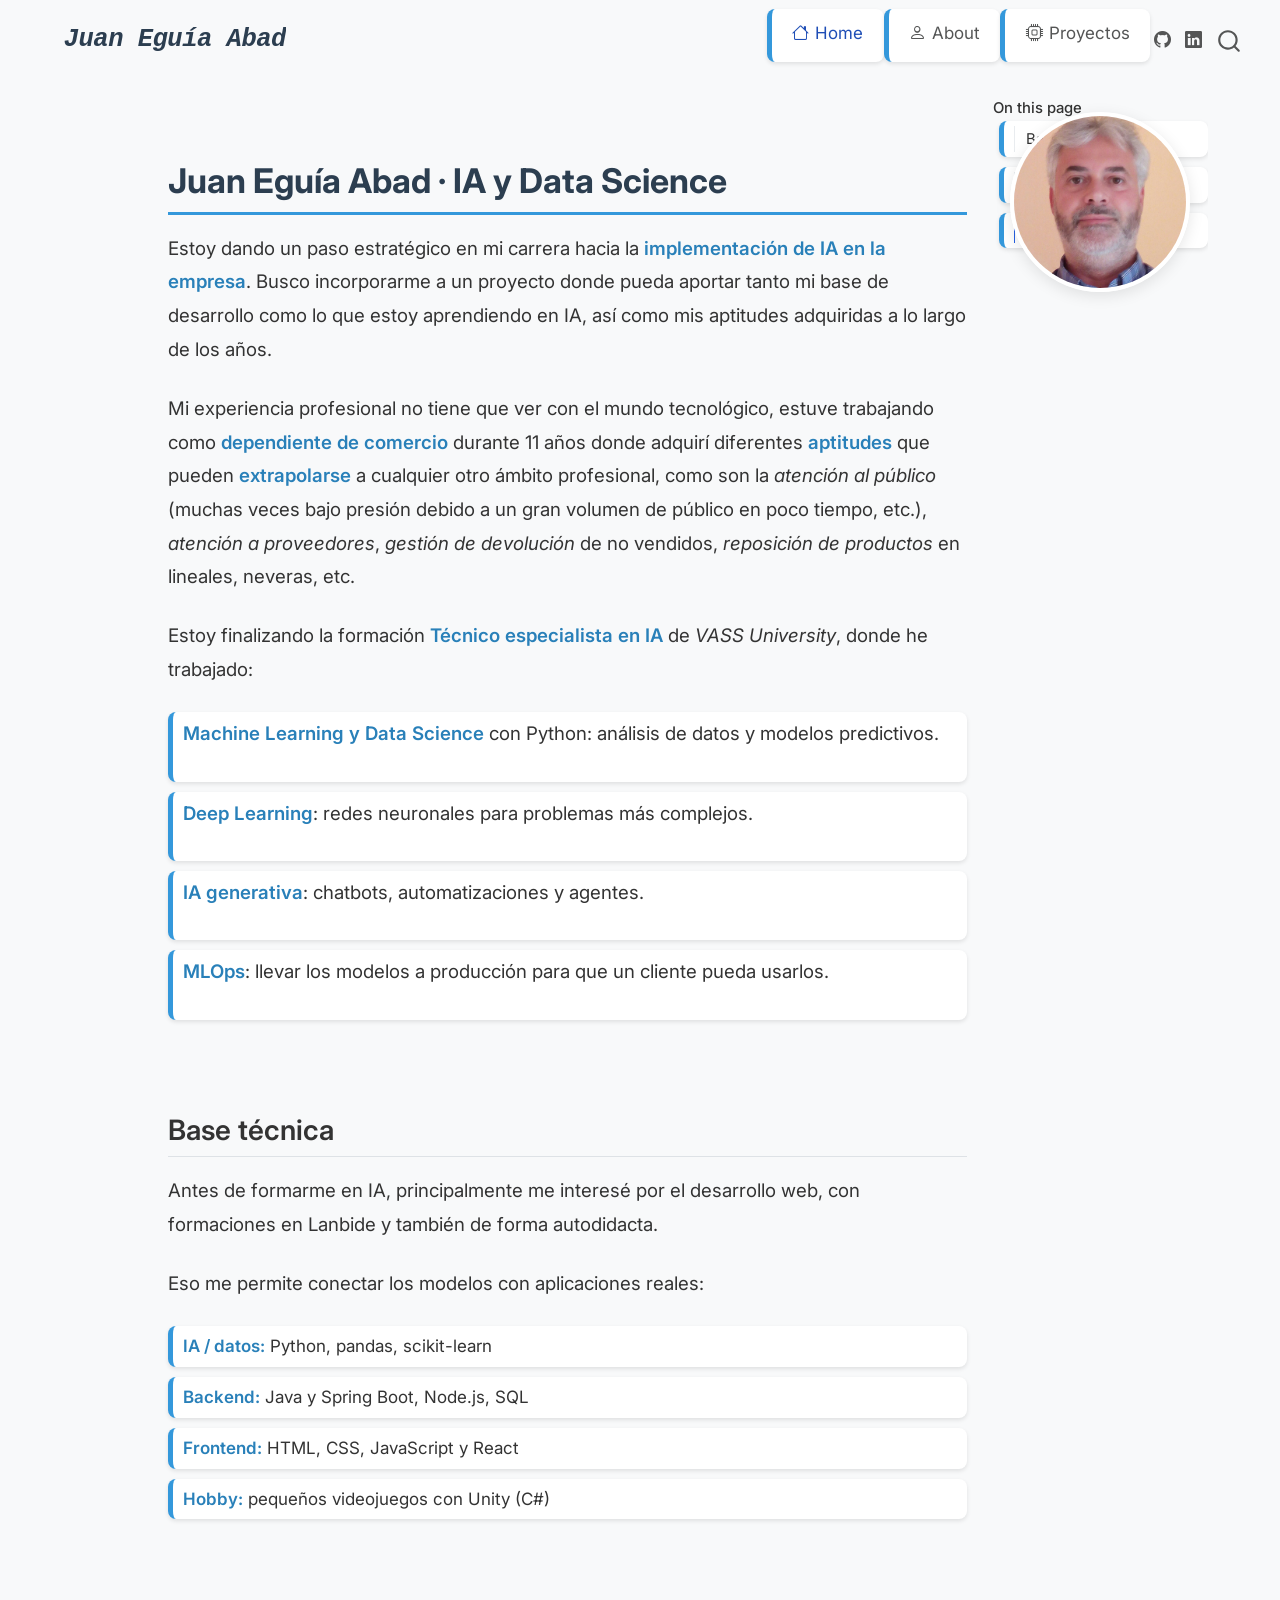
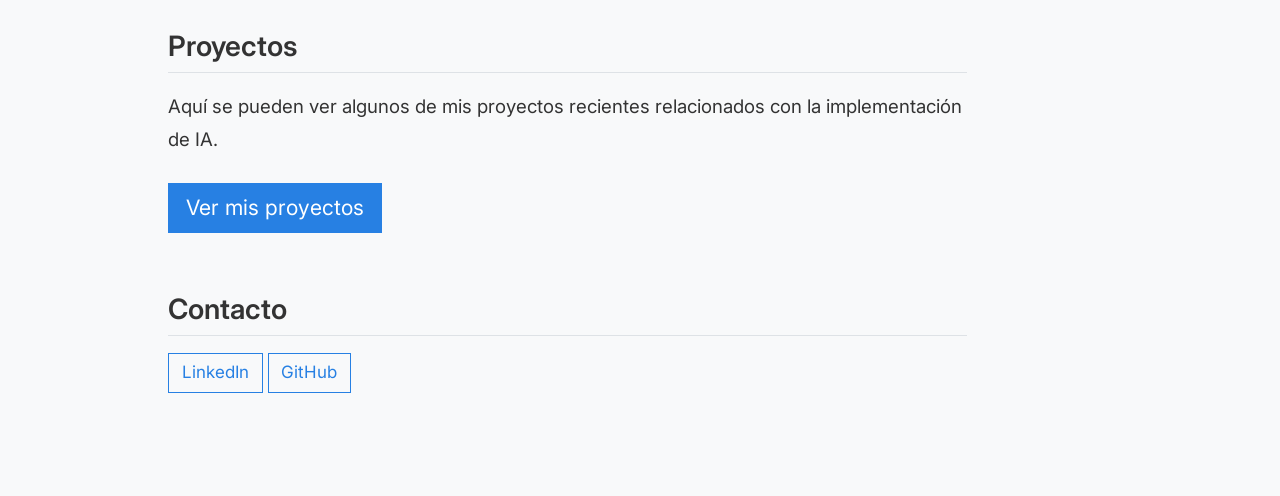
<file: docs/index.html>
<!DOCTYPE html>
<html xmlns="http://www.w3.org/1999/xhtml" lang="en" xml:lang="en"><head>

<meta charset="utf-8">
<meta name="generator" content="quarto-1.9.37">

<meta name="viewport" content="width=device-width, initial-scale=1.0, user-scalable=yes">


<title>Juan Eguía Abad · IA y Data Science – Juan Eguía Abad</title>
<style>
/* Default styles provided by pandoc.
** See https://pandoc.org/MANUAL.html#variables-for-html for config info.
*/
code{white-space: pre-wrap;}
span.smallcaps{font-variant: small-caps;}
div.columns{display: flex; gap: min(4vw, 1.5em);}
div.column{flex: auto; overflow-x: auto;}
div.hanging-indent{margin-left: 1.5em; text-indent: -1.5em;}
ul.task-list{list-style: none;}
ul.task-list li input[type="checkbox"] {
  width: 0.8em;
  margin: 0 0.8em 0.2em -1em; /* quarto-specific, see https://github.com/quarto-dev/quarto-cli/issues/4556 */ 
  vertical-align: middle;
}
</style>


<script src="site_libs/quarto-nav/quarto-nav.js"></script>
<script src="site_libs/quarto-nav/headroom.min.js"></script>
<script src="site_libs/clipboard/clipboard.min.js"></script>
<script src="site_libs/quarto-search/autocomplete.umd.js"></script>
<script src="site_libs/quarto-search/fuse.min.js"></script>
<script src="site_libs/quarto-search/quarto-search.js"></script>
<meta name="quarto:offset" content="./">
<script src="site_libs/quarto-html/quarto.js" type="module"></script>
<script src="site_libs/quarto-html/tabsets/tabsets.js" type="module"></script>
<script src="site_libs/quarto-html/popper.min.js"></script>
<script src="site_libs/quarto-html/tippy.umd.min.js"></script>
<script src="site_libs/quarto-html/anchor.min.js"></script>
<link href="site_libs/quarto-html/tippy.css" rel="stylesheet">
<link href="site_libs/quarto-html/quarto-syntax-highlighting-7f8f88aac4f3542376d5c11b86a4c14d.css" rel="stylesheet" id="quarto-text-highlighting-styles">
<script src="site_libs/bootstrap/bootstrap.min.js"></script>
<link href="site_libs/bootstrap/bootstrap-icons.css" rel="stylesheet">
<link href="site_libs/bootstrap/bootstrap-a0f9fd0d421825b736dc1bbcbcba2219.min.css" rel="stylesheet" append-hash="true" id="quarto-bootstrap" data-mode="light">
<script id="quarto-search-options" type="application/json">{
  "location": "navbar",
  "copy-button": false,
  "collapse-after": 3,
  "panel-placement": "end",
  "type": "overlay",
  "limit": 50,
  "keyboard-shortcut": [
    "f",
    "/",
    "s"
  ],
  "show-item-context": false,
  "language": {
    "search-no-results-text": "No results",
    "search-matching-documents-text": "matching documents",
    "search-copy-link-title": "Copy link to search",
    "search-hide-matches-text": "Hide additional matches",
    "search-more-match-text": "more match in this document",
    "search-more-matches-text": "more matches in this document",
    "search-clear-button-title": "Clear",
    "search-text-placeholder": "",
    "search-detached-cancel-button-title": "Cancel",
    "search-submit-button-title": "Submit",
    "search-label": "Search"
  }
}</script>


<link rel="stylesheet" href="styles.css">
</head>

<body class="nav-fixed quarto-light">

<div id="quarto-search-results"></div>
  <header id="quarto-header" class="headroom fixed-top">
    <nav class="navbar navbar-expand-lg " data-bs-theme="dark">
      <div class="navbar-container container-fluid">
      <div class="navbar-brand-container mx-auto">
    <a class="navbar-brand" href="./index.html">
    <span class="navbar-title">Juan Eguía Abad</span>
    </a>
  </div>
            <div id="quarto-search" class="" title="Search"></div>
          <button class="navbar-toggler" type="button" data-bs-toggle="collapse" data-bs-target="#navbarCollapse" aria-controls="navbarCollapse" role="menu" aria-expanded="false" aria-label="Toggle navigation" onclick="if (window.quartoToggleHeadroom) { window.quartoToggleHeadroom(); }">
  <span class="navbar-toggler-icon"></span>
</button>
          <div class="collapse navbar-collapse" id="navbarCollapse">
            <ul class="navbar-nav navbar-nav-scroll ms-auto">
  <li class="nav-item">
    <a class="nav-link active" href="./index.html" aria-current="page"> <i class="bi bi-house" role="img">
</i> 
<span class="menu-text">Home</span></a>
  </li>  
  <li class="nav-item">
    <a class="nav-link" href="./about.html"> <i class="bi bi-person" role="img">
</i> 
<span class="menu-text">About</span></a>
  </li>  
  <li class="nav-item">
    <a class="nav-link" href="./proyectos.html"> <i class="bi bi-cpu" role="img">
</i> 
<span class="menu-text">Proyectos</span></a>
  </li>  
</ul>
          </div> <!-- /navcollapse -->
            <div class="quarto-navbar-tools">
    <a href="https://github.com/juan1639" title="" class="quarto-navigation-tool px-1" aria-label=""><i class="bi bi-github"></i></a>
    <a href="https://www.linkedin.com/in/juan-egu%C3%ADa-638878b7/" title="" class="quarto-navigation-tool px-1" aria-label=""><i class="bi bi-linkedin"></i></a>
</div>
      </div> <!-- /container-fluid -->
    </nav>
</header>
<!-- content -->
<div id="quarto-content" class="quarto-container page-columns page-rows-contents page-layout-article page-navbar">
<!-- sidebar -->
<!-- margin-sidebar -->
    <div id="quarto-margin-sidebar" class="sidebar margin-sidebar">
        <nav id="TOC" role="doc-toc" class="toc-active">
    <h2 id="toc-title">On this page</h2>
   
  <ul>
  <li><a href="#base-técnica" id="toc-base-técnica" class="nav-link active" data-scroll-target="#base-técnica">Base técnica</a></li>
  <li><a href="#proyectos" id="toc-proyectos" class="nav-link" data-scroll-target="#proyectos">Proyectos</a></li>
  <li><a href="#contacto" id="toc-contacto" class="nav-link" data-scroll-target="#contacto">Contacto</a></li>
  </ul>
</nav>
    </div>
<!-- main -->
<main class="content page-columns page-full" id="quarto-document-content">

<header id="title-block-header" class="quarto-title-block default">
<div class="quarto-title">
<h1 class="title">Juan Eguía Abad · IA y Data Science</h1>
</div>



<div class="quarto-title-meta">

    
  
    
  </div>
  


</header>



<div class="no-row-height column-margin column-container"><div class="">
<p><img src="img/fotoJuan.jpg" class="profile-photo img-fluid" alt="Foto de Juan Eguía Abad"></p>
</div></div><p>Estoy dando un paso estratégico en mi carrera hacia la <strong>implementación de IA en la empresa</strong>. Busco incorporarme a un proyecto donde pueda aportar tanto mi base de desarrollo como lo que estoy aprendiendo en IA, así como mis aptitudes adquiridas a lo largo de los años.</p>
<p>Mi experiencia profesional no tiene que ver con el mundo tecnológico, estuve trabajando como <strong>dependiente de comercio</strong> durante 11 años donde adquirí diferentes <strong>aptitudes</strong> que pueden <strong>extrapolarse</strong> a cualquier otro ámbito profesional, como son la <em>atención al público</em> (muchas veces bajo presión debido a un gran volumen de público en poco tiempo, etc.), <em>atención a proveedores</em>, <em>gestión de devolución</em> de no vendidos, <em>reposición de productos</em> en lineales, neveras, etc.</p>
<p>Estoy finalizando la formación <strong>Técnico especialista en IA</strong> de <em>VASS University</em>, donde he trabajado:</p>
<ul>
<li><p><strong>Machine Learning y Data Science</strong> con Python: análisis de datos y modelos predictivos.</p></li>
<li><p><strong>Deep Learning</strong>: redes neuronales para problemas más complejos.</p></li>
<li><p><strong>IA generativa</strong>: chatbots, automatizaciones y agentes.</p></li>
<li><p><strong>MLOps</strong>: llevar los modelos a producción para que un cliente pueda usarlos.</p></li>
</ul>
<p><br></p>
<section id="base-técnica" class="level2">
<h2 class="anchored" data-anchor-id="base-técnica">Base técnica</h2>
<p>Antes de formarme en IA, principalmente me interesé por el desarrollo web, con formaciones en Lanbide y también de forma autodidacta.</p>
<p>Eso me permite conectar los modelos con aplicaciones reales:</p>
<ul>
<li><strong>IA / datos:</strong> Python, pandas, scikit-learn</li>
<li><strong>Backend:</strong> Java y Spring Boot, Node.js, SQL</li>
<li><strong>Frontend:</strong> HTML, CSS, JavaScript y React</li>
<li><strong>Hobby:</strong> pequeños videojuegos con Unity (C#)</li>
</ul>
<p><br></p>
</section>
<section id="proyectos" class="level2">
<h2 class="anchored" data-anchor-id="proyectos">Proyectos</h2>
<p>Aquí se pueden ver algunos de mis proyectos recientes relacionados con la implementación de IA.</p>
<p><a href="./proyectos.html" class="btn btn-primary btn-lg">Ver mis proyectos</a></p>
</section>
<section id="contacto" class="level2">
<h2 class="anchored" data-anchor-id="contacto">Contacto</h2>
<!-- Sustituye TU-USUARIO por tus URLs reales -->
<p><a href="https://www.linkedin.com/in/juan-eguía-638878b7/" class="btn btn-outline-primary" target="_blank">LinkedIn</a> <a href="https://github.com/juan1639" class="btn btn-outline-primary" target="_blank">GitHub</a></p>


</section>

</main> <!-- /main -->
<script id="quarto-html-after-body" type="application/javascript">
  window.document.addEventListener("DOMContentLoaded", function (event) {
    const icon = "";
    const anchorJS = new window.AnchorJS();
    anchorJS.options = {
      placement: 'right',
      icon: icon
    };
    anchorJS.add('.anchored');
    const isCodeAnnotation = (el) => {
      for (const clz of el.classList) {
        if (clz.startsWith('code-annotation-')) {                     
          return true;
        }
      }
      return false;
    }
    const onCopySuccess = function(e) {
      // button target
      const button = e.trigger;
      // don't keep focus
      button.blur();
      // flash "checked"
      button.classList.add('code-copy-button-checked');
      var currentTitle = button.getAttribute("title");
      button.setAttribute("title", "Copied!");
      let tooltip;
      if (window.bootstrap) {
        button.setAttribute("data-bs-toggle", "tooltip");
        button.setAttribute("data-bs-placement", "left");
        button.setAttribute("data-bs-title", "Copied!");
        tooltip = new bootstrap.Tooltip(button, 
          { trigger: "manual", 
            customClass: "code-copy-button-tooltip",
            offset: [0, -8]});
        tooltip.show();    
      }
      setTimeout(function() {
        if (tooltip) {
          tooltip.hide();
          button.removeAttribute("data-bs-title");
          button.removeAttribute("data-bs-toggle");
          button.removeAttribute("data-bs-placement");
        }
        button.setAttribute("title", currentTitle);
        button.classList.remove('code-copy-button-checked');
      }, 1000);
      // clear code selection
      e.clearSelection();
    }
    const getTextToCopy = function(trigger) {
      const outerScaffold = trigger.parentElement.cloneNode(true);
      const codeEl = outerScaffold.querySelector('code');
      for (const childEl of codeEl.children) {
        if (isCodeAnnotation(childEl)) {
          childEl.remove();
        }
      }
      return codeEl.innerText;
    }
    const clipboard = new window.ClipboardJS('.code-copy-button:not([data-in-quarto-modal])', {
      text: getTextToCopy
    });
    clipboard.on('success', onCopySuccess);
    if (window.document.getElementById('quarto-embedded-source-code-modal')) {
      const clipboardModal = new window.ClipboardJS('.code-copy-button[data-in-quarto-modal]', {
        text: getTextToCopy,
        container: window.document.getElementById('quarto-embedded-source-code-modal')
      });
      clipboardModal.on('success', onCopySuccess);
    }
      var localhostRegex = new RegExp(/^(?:http|https):\/\/localhost\:?[0-9]*\//);
      var mailtoRegex = new RegExp(/^mailto:/);
        var filterRegex = new RegExp('/' + window.location.host + '/');
      var isInternal = (href) => {
          return filterRegex.test(href) || localhostRegex.test(href) || mailtoRegex.test(href);
      }
      // Inspect non-navigation links and adorn them if external
     var links = window.document.querySelectorAll('a[href]:not(.nav-link):not(.navbar-brand):not(.toc-action):not(.sidebar-link):not(.sidebar-item-toggle):not(.pagination-link):not(.no-external):not([aria-hidden]):not(.dropdown-item):not(.quarto-navigation-tool):not(.about-link)');
      for (var i=0; i<links.length; i++) {
        const link = links[i];
        if (!isInternal(link.href)) {
          // undo the damage that might have been done by quarto-nav.js in the case of
          // links that we want to consider external
          if (link.dataset.originalHref !== undefined) {
            link.href = link.dataset.originalHref;
          }
            // target, if specified
            link.setAttribute("target", "_blank");
            if (link.getAttribute("rel") === null) {
              link.setAttribute("rel", "noopener");
            }
        }
      }
    function tippyHover(el, contentFn, onTriggerFn, onUntriggerFn) {
      const config = {
        allowHTML: true,
        maxWidth: 500,
        delay: 100,
        arrow: false,
        appendTo: function(el) {
            return el.parentElement;
        },
        interactive: true,
        interactiveBorder: 10,
        theme: 'quarto',
        placement: 'bottom-start',
      };
      if (contentFn) {
        config.content = contentFn;
      }
      if (onTriggerFn) {
        config.onTrigger = onTriggerFn;
      }
      if (onUntriggerFn) {
        config.onUntrigger = onUntriggerFn;
      }
      window.tippy(el, config); 
    }
    const noterefs = window.document.querySelectorAll('a[role="doc-noteref"]');
    for (var i=0; i<noterefs.length; i++) {
      const ref = noterefs[i];
      tippyHover(ref, function() {
        // use id or data attribute instead here
        let href = ref.getAttribute('data-footnote-href') || ref.getAttribute('href');
        try { href = new URL(href).hash; } catch {}
        const id = href.replace(/^#\/?/, "");
        const note = window.document.getElementById(id);
        if (note) {
          return note.innerHTML;
        } else {
          return "";
        }
      });
    }
    const xrefs = window.document.querySelectorAll('a.quarto-xref');
    const processXRef = (id, note) => {
      // Strip column container classes
      const stripColumnClz = (el) => {
        el.classList.remove("page-full", "page-columns");
        if (el.children) {
          for (const child of el.children) {
            stripColumnClz(child);
          }
        }
      }
      stripColumnClz(note)
      if (id === null || id.startsWith('sec-')) {
        // Special case sections, only their first couple elements
        const container = document.createElement("div");
        if (note.children && note.children.length > 2) {
          container.appendChild(note.children[0].cloneNode(true));
          for (let i = 1; i < note.children.length; i++) {
            const child = note.children[i];
            if (child.tagName === "P" && child.innerText === "") {
              continue;
            } else {
              container.appendChild(child.cloneNode(true));
              break;
            }
          }
          if (window.Quarto?.typesetMath) {
            window.Quarto.typesetMath(container);
          }
          return container.innerHTML
        } else {
          if (window.Quarto?.typesetMath) {
            window.Quarto.typesetMath(note);
          }
          return note.innerHTML;
        }
      } else {
        // Remove any anchor links if they are present
        const anchorLink = note.querySelector('a.anchorjs-link');
        if (anchorLink) {
          anchorLink.remove();
        }
        if (window.Quarto?.typesetMath) {
          window.Quarto.typesetMath(note);
        }
        if (note.classList.contains("callout")) {
          return note.outerHTML;
        } else {
          return note.innerHTML;
        }
      }
    }
    for (var i=0; i<xrefs.length; i++) {
      const xref = xrefs[i];
      tippyHover(xref, undefined, function(instance) {
        instance.disable();
        let url = xref.getAttribute('href');
        let hash = undefined; 
        if (url.startsWith('#')) {
          hash = url;
        } else {
          try { hash = new URL(url).hash; } catch {}
        }
        if (hash) {
          const id = hash.replace(/^#\/?/, "");
          const note = window.document.getElementById(id);
          if (note !== null) {
            try {
              const html = processXRef(id, note.cloneNode(true));
              instance.setContent(html);
            } finally {
              instance.enable();
              instance.show();
            }
          } else {
            // See if we can fetch this
            fetch(url.split('#')[0])
            .then(res => res.text())
            .then(html => {
              const parser = new DOMParser();
              const htmlDoc = parser.parseFromString(html, "text/html");
              const note = htmlDoc.getElementById(id);
              if (note !== null) {
                const html = processXRef(id, note);
                instance.setContent(html);
              } 
            }).finally(() => {
              instance.enable();
              instance.show();
            });
          }
        } else {
          // See if we can fetch a full url (with no hash to target)
          // This is a special case and we should probably do some content thinning / targeting
          fetch(url)
          .then(res => res.text())
          .then(html => {
            const parser = new DOMParser();
            const htmlDoc = parser.parseFromString(html, "text/html");
            const note = htmlDoc.querySelector('main.content');
            if (note !== null) {
              // This should only happen for chapter cross references
              // (since there is no id in the URL)
              // remove the first header
              if (note.children.length > 0 && note.children[0].tagName === "HEADER") {
                note.children[0].remove();
              }
              const html = processXRef(null, note);
              instance.setContent(html);
            } 
          }).finally(() => {
            instance.enable();
            instance.show();
          });
        }
      }, function(instance) {
      });
    }
        let selectedAnnoteEl;
        const selectorForAnnotation = ( cell, annotation) => {
          let cellAttr = 'data-code-cell="' + cell + '"';
          let lineAttr = 'data-code-annotation="' +  annotation + '"';
          const selector = 'span[' + cellAttr + '][' + lineAttr + ']';
          return selector;
        }
        const selectCodeLines = (annoteEl) => {
          const doc = window.document;
          const targetCell = annoteEl.getAttribute("data-target-cell");
          const targetAnnotation = annoteEl.getAttribute("data-target-annotation");
          const annoteSpan = window.document.querySelector(selectorForAnnotation(targetCell, targetAnnotation));
          const lines = annoteSpan.getAttribute("data-code-lines").split(",");
          const lineIds = lines.map((line) => {
            return targetCell + "-" + line;
          })
          let top = null;
          let height = null;
          let parent = null;
          if (lineIds.length > 0) {
              //compute the position of the single el (top and bottom and make a div)
              const el = window.document.getElementById(lineIds[0]);
              top = el.offsetTop;
              height = el.offsetHeight;
              parent = el.parentElement.parentElement;
            if (lineIds.length > 1) {
              const lastEl = window.document.getElementById(lineIds[lineIds.length - 1]);
              const bottom = lastEl.offsetTop + lastEl.offsetHeight;
              height = bottom - top;
            }
            if (top !== null && height !== null && parent !== null) {
              // cook up a div (if necessary) and position it 
              let div = window.document.getElementById("code-annotation-line-highlight");
              if (div === null) {
                div = window.document.createElement("div");
                div.setAttribute("id", "code-annotation-line-highlight");
                div.style.position = 'absolute';
                parent.appendChild(div);
              }
              div.style.top = top - 2 + "px";
              div.style.height = height + 4 + "px";
              div.style.left = 0;
              let gutterDiv = window.document.getElementById("code-annotation-line-highlight-gutter");
              if (gutterDiv === null) {
                gutterDiv = window.document.createElement("div");
                gutterDiv.setAttribute("id", "code-annotation-line-highlight-gutter");
                gutterDiv.style.position = 'absolute';
                const codeCell = window.document.getElementById(targetCell);
                const gutter = codeCell.querySelector('.code-annotation-gutter');
                gutter.appendChild(gutterDiv);
              }
              gutterDiv.style.top = top - 2 + "px";
              gutterDiv.style.height = height + 4 + "px";
            }
            selectedAnnoteEl = annoteEl;
          }
        };
        const unselectCodeLines = () => {
          const elementsIds = ["code-annotation-line-highlight", "code-annotation-line-highlight-gutter"];
          elementsIds.forEach((elId) => {
            const div = window.document.getElementById(elId);
            if (div) {
              div.remove();
            }
          });
          selectedAnnoteEl = undefined;
        };
          // Handle positioning of the toggle
      window.addEventListener(
        "resize",
        throttle(() => {
          elRect = undefined;
          if (selectedAnnoteEl) {
            selectCodeLines(selectedAnnoteEl);
          }
        }, 10)
      );
      function throttle(fn, ms) {
      let throttle = false;
      let timer;
        return (...args) => {
          if(!throttle) { // first call gets through
              fn.apply(this, args);
              throttle = true;
          } else { // all the others get throttled
              if(timer) clearTimeout(timer); // cancel #2
              timer = setTimeout(() => {
                fn.apply(this, args);
                timer = throttle = false;
              }, ms);
          }
        };
      }
        // Attach click handler to the DT
        const annoteDls = window.document.querySelectorAll('dt[data-target-cell]');
        for (const annoteDlNode of annoteDls) {
          annoteDlNode.addEventListener('click', (event) => {
            const clickedEl = event.target;
            if (clickedEl !== selectedAnnoteEl) {
              unselectCodeLines();
              const activeEl = window.document.querySelector('dt[data-target-cell].code-annotation-active');
              if (activeEl) {
                activeEl.classList.remove('code-annotation-active');
              }
              selectCodeLines(clickedEl);
              clickedEl.classList.add('code-annotation-active');
            } else {
              // Unselect the line
              unselectCodeLines();
              clickedEl.classList.remove('code-annotation-active');
            }
          });
        }
    const findCites = (el) => {
      const parentEl = el.parentElement;
      if (parentEl) {
        const cites = parentEl.dataset.cites;
        if (cites) {
          return {
            el,
            cites: cites.split(' ')
          };
        } else {
          return findCites(el.parentElement)
        }
      } else {
        return undefined;
      }
    };
    var bibliorefs = window.document.querySelectorAll('a[role="doc-biblioref"]');
    for (var i=0; i<bibliorefs.length; i++) {
      const ref = bibliorefs[i];
      const citeInfo = findCites(ref);
      if (citeInfo) {
        tippyHover(citeInfo.el, function() {
          var popup = window.document.createElement('div');
          citeInfo.cites.forEach(function(cite) {
            var citeDiv = window.document.createElement('div');
            citeDiv.classList.add('hanging-indent');
            citeDiv.classList.add('csl-entry');
            var biblioDiv = window.document.getElementById('ref-' + cite);
            if (biblioDiv) {
              citeDiv.innerHTML = biblioDiv.innerHTML;
            }
            popup.appendChild(citeDiv);
          });
          return popup.innerHTML;
        });
      }
    }
  });
  </script>
</div> <!-- /content -->




</body></html>
</file>
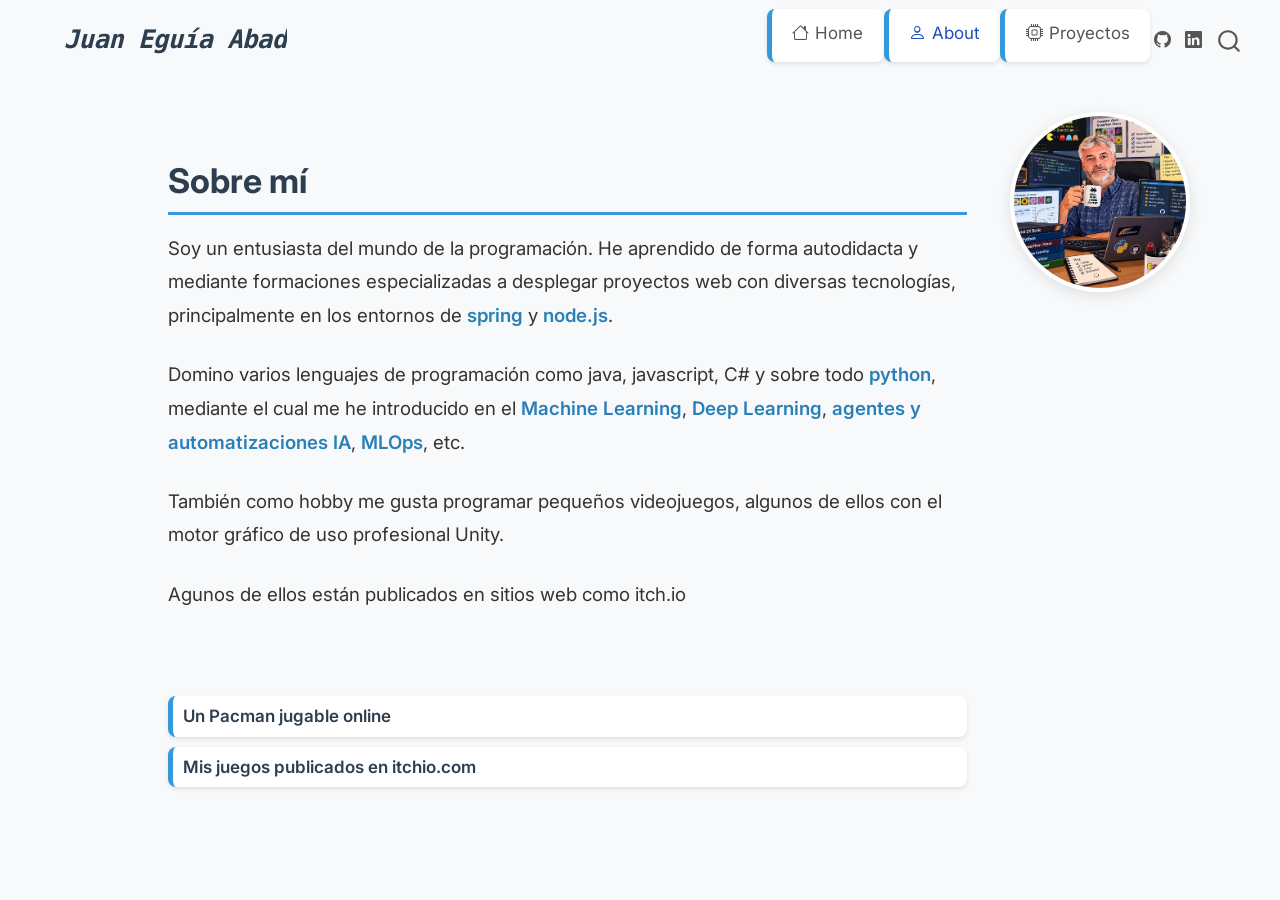
<file: docs/about.html>
<!DOCTYPE html>
<html xmlns="http://www.w3.org/1999/xhtml" lang="en" xml:lang="en"><head>

<meta charset="utf-8">
<meta name="generator" content="quarto-1.9.37">

<meta name="viewport" content="width=device-width, initial-scale=1.0, user-scalable=yes">


<title>Sobre mí – Juan Eguía Abad</title>
<style>
/* Default styles provided by pandoc.
** See https://pandoc.org/MANUAL.html#variables-for-html for config info.
*/
code{white-space: pre-wrap;}
span.smallcaps{font-variant: small-caps;}
div.columns{display: flex; gap: min(4vw, 1.5em);}
div.column{flex: auto; overflow-x: auto;}
div.hanging-indent{margin-left: 1.5em; text-indent: -1.5em;}
ul.task-list{list-style: none;}
ul.task-list li input[type="checkbox"] {
  width: 0.8em;
  margin: 0 0.8em 0.2em -1em; /* quarto-specific, see https://github.com/quarto-dev/quarto-cli/issues/4556 */ 
  vertical-align: middle;
}
</style>


<script src="site_libs/quarto-nav/quarto-nav.js"></script>
<script src="site_libs/quarto-nav/headroom.min.js"></script>
<script src="site_libs/clipboard/clipboard.min.js"></script>
<script src="site_libs/quarto-search/autocomplete.umd.js"></script>
<script src="site_libs/quarto-search/fuse.min.js"></script>
<script src="site_libs/quarto-search/quarto-search.js"></script>
<meta name="quarto:offset" content="./">
<script src="site_libs/quarto-html/quarto.js" type="module"></script>
<script src="site_libs/quarto-html/tabsets/tabsets.js" type="module"></script>
<script src="site_libs/quarto-html/popper.min.js"></script>
<script src="site_libs/quarto-html/tippy.umd.min.js"></script>
<script src="site_libs/quarto-html/anchor.min.js"></script>
<link href="site_libs/quarto-html/tippy.css" rel="stylesheet">
<link href="site_libs/quarto-html/quarto-syntax-highlighting-7f8f88aac4f3542376d5c11b86a4c14d.css" rel="stylesheet" id="quarto-text-highlighting-styles">
<script src="site_libs/bootstrap/bootstrap.min.js"></script>
<link href="site_libs/bootstrap/bootstrap-icons.css" rel="stylesheet">
<link href="site_libs/bootstrap/bootstrap-a0f9fd0d421825b736dc1bbcbcba2219.min.css" rel="stylesheet" append-hash="true" id="quarto-bootstrap" data-mode="light">
<script id="quarto-search-options" type="application/json">{
  "location": "navbar",
  "copy-button": false,
  "collapse-after": 3,
  "panel-placement": "end",
  "type": "overlay",
  "limit": 50,
  "keyboard-shortcut": [
    "f",
    "/",
    "s"
  ],
  "show-item-context": false,
  "language": {
    "search-no-results-text": "No results",
    "search-matching-documents-text": "matching documents",
    "search-copy-link-title": "Copy link to search",
    "search-hide-matches-text": "Hide additional matches",
    "search-more-match-text": "more match in this document",
    "search-more-matches-text": "more matches in this document",
    "search-clear-button-title": "Clear",
    "search-text-placeholder": "",
    "search-detached-cancel-button-title": "Cancel",
    "search-submit-button-title": "Submit",
    "search-label": "Search"
  }
}</script>


<link rel="stylesheet" href="styles.css">
</head>

<body class="nav-fixed quarto-light">

<div id="quarto-search-results"></div>
  <header id="quarto-header" class="headroom fixed-top">
    <nav class="navbar navbar-expand-lg " data-bs-theme="dark">
      <div class="navbar-container container-fluid">
      <div class="navbar-brand-container mx-auto">
    <a class="navbar-brand" href="./index.html">
    <span class="navbar-title">Juan Eguía Abad</span>
    </a>
  </div>
            <div id="quarto-search" class="" title="Search"></div>
          <button class="navbar-toggler" type="button" data-bs-toggle="collapse" data-bs-target="#navbarCollapse" aria-controls="navbarCollapse" role="menu" aria-expanded="false" aria-label="Toggle navigation" onclick="if (window.quartoToggleHeadroom) { window.quartoToggleHeadroom(); }">
  <span class="navbar-toggler-icon"></span>
</button>
          <div class="collapse navbar-collapse" id="navbarCollapse">
            <ul class="navbar-nav navbar-nav-scroll ms-auto">
  <li class="nav-item">
    <a class="nav-link" href="./index.html"> <i class="bi bi-house" role="img">
</i> 
<span class="menu-text">Home</span></a>
  </li>  
  <li class="nav-item">
    <a class="nav-link active" href="./about.html" aria-current="page"> <i class="bi bi-person" role="img">
</i> 
<span class="menu-text">About</span></a>
  </li>  
  <li class="nav-item">
    <a class="nav-link" href="./proyectos.html"> <i class="bi bi-cpu" role="img">
</i> 
<span class="menu-text">Proyectos</span></a>
  </li>  
</ul>
          </div> <!-- /navcollapse -->
            <div class="quarto-navbar-tools">
    <a href="https://github.com/juan1639" title="" class="quarto-navigation-tool px-1" aria-label=""><i class="bi bi-github"></i></a>
    <a href="https://www.linkedin.com/in/juan-egu%C3%ADa-638878b7/" title="" class="quarto-navigation-tool px-1" aria-label=""><i class="bi bi-linkedin"></i></a>
</div>
      </div> <!-- /container-fluid -->
    </nav>
</header>
<!-- content -->
<div id="quarto-content" class="quarto-container page-columns page-rows-contents page-layout-article page-navbar">
<!-- sidebar -->
<!-- margin-sidebar -->
    <div id="quarto-margin-sidebar" class="sidebar margin-sidebar zindex-bottom">
        
    </div>
<!-- main -->
<main class="content page-columns page-full" id="quarto-document-content">

<header id="title-block-header" class="quarto-title-block default">
<div class="quarto-title">
<h1 class="title">Sobre mí</h1>
</div>



<div class="quarto-title-meta">

    
  
    
  </div>
  


</header>



<div class="no-row-height column-margin column-container"><div class="">
<!-- <div style="text-align: center;"> -->
<p><img src="img/img-juan-ai.jpg" class="profile-photo img-fluid"> <!-- <div> --></p>
</div></div><p>Soy un entusiasta del mundo de la programación. He aprendido de forma autodidacta y mediante formaciones especializadas a desplegar proyectos web con diversas tecnologías, principalmente en los entornos de <strong>spring</strong> y <strong>node.js</strong>.</p>
<p>Domino varios lenguajes de programación como java, javascript, C# y sobre todo <strong>python</strong>, mediante el cual me he introducido en el <strong>Machine Learning</strong>, <strong>Deep Learning</strong>, <strong>agentes y automatizaciones IA</strong>, <strong>MLOps</strong>, etc.</p>
<p>También como hobby me gusta programar pequeños videojuegos, algunos de ellos con el motor gráfico de uso profesional Unity.</p>
<p>Agunos de ellos están publicados en sitios web como itch.io</p>
<p><br></p>
<ul>
<li><a href="https://juan1639.github.io/PacClon-vite-phaser" target="_blank" rel="noopener">Un Pacman jugable online</a></li>
<li><a href="https://juan1639.itch.io/" target="_blank" rel="noopener">Mis juegos publicados en itchio.com</a></li>
</ul>



</main> <!-- /main -->
<script id="quarto-html-after-body" type="application/javascript">
  window.document.addEventListener("DOMContentLoaded", function (event) {
    const icon = "";
    const anchorJS = new window.AnchorJS();
    anchorJS.options = {
      placement: 'right',
      icon: icon
    };
    anchorJS.add('.anchored');
    const isCodeAnnotation = (el) => {
      for (const clz of el.classList) {
        if (clz.startsWith('code-annotation-')) {                     
          return true;
        }
      }
      return false;
    }
    const onCopySuccess = function(e) {
      // button target
      const button = e.trigger;
      // don't keep focus
      button.blur();
      // flash "checked"
      button.classList.add('code-copy-button-checked');
      var currentTitle = button.getAttribute("title");
      button.setAttribute("title", "Copied!");
      let tooltip;
      if (window.bootstrap) {
        button.setAttribute("data-bs-toggle", "tooltip");
        button.setAttribute("data-bs-placement", "left");
        button.setAttribute("data-bs-title", "Copied!");
        tooltip = new bootstrap.Tooltip(button, 
          { trigger: "manual", 
            customClass: "code-copy-button-tooltip",
            offset: [0, -8]});
        tooltip.show();    
      }
      setTimeout(function() {
        if (tooltip) {
          tooltip.hide();
          button.removeAttribute("data-bs-title");
          button.removeAttribute("data-bs-toggle");
          button.removeAttribute("data-bs-placement");
        }
        button.setAttribute("title", currentTitle);
        button.classList.remove('code-copy-button-checked');
      }, 1000);
      // clear code selection
      e.clearSelection();
    }
    const getTextToCopy = function(trigger) {
      const outerScaffold = trigger.parentElement.cloneNode(true);
      const codeEl = outerScaffold.querySelector('code');
      for (const childEl of codeEl.children) {
        if (isCodeAnnotation(childEl)) {
          childEl.remove();
        }
      }
      return codeEl.innerText;
    }
    const clipboard = new window.ClipboardJS('.code-copy-button:not([data-in-quarto-modal])', {
      text: getTextToCopy
    });
    clipboard.on('success', onCopySuccess);
    if (window.document.getElementById('quarto-embedded-source-code-modal')) {
      const clipboardModal = new window.ClipboardJS('.code-copy-button[data-in-quarto-modal]', {
        text: getTextToCopy,
        container: window.document.getElementById('quarto-embedded-source-code-modal')
      });
      clipboardModal.on('success', onCopySuccess);
    }
      var localhostRegex = new RegExp(/^(?:http|https):\/\/localhost\:?[0-9]*\//);
      var mailtoRegex = new RegExp(/^mailto:/);
        var filterRegex = new RegExp('/' + window.location.host + '/');
      var isInternal = (href) => {
          return filterRegex.test(href) || localhostRegex.test(href) || mailtoRegex.test(href);
      }
      // Inspect non-navigation links and adorn them if external
     var links = window.document.querySelectorAll('a[href]:not(.nav-link):not(.navbar-brand):not(.toc-action):not(.sidebar-link):not(.sidebar-item-toggle):not(.pagination-link):not(.no-external):not([aria-hidden]):not(.dropdown-item):not(.quarto-navigation-tool):not(.about-link)');
      for (var i=0; i<links.length; i++) {
        const link = links[i];
        if (!isInternal(link.href)) {
          // undo the damage that might have been done by quarto-nav.js in the case of
          // links that we want to consider external
          if (link.dataset.originalHref !== undefined) {
            link.href = link.dataset.originalHref;
          }
            // target, if specified
            link.setAttribute("target", "_blank");
            if (link.getAttribute("rel") === null) {
              link.setAttribute("rel", "noopener");
            }
        }
      }
    function tippyHover(el, contentFn, onTriggerFn, onUntriggerFn) {
      const config = {
        allowHTML: true,
        maxWidth: 500,
        delay: 100,
        arrow: false,
        appendTo: function(el) {
            return el.parentElement;
        },
        interactive: true,
        interactiveBorder: 10,
        theme: 'quarto',
        placement: 'bottom-start',
      };
      if (contentFn) {
        config.content = contentFn;
      }
      if (onTriggerFn) {
        config.onTrigger = onTriggerFn;
      }
      if (onUntriggerFn) {
        config.onUntrigger = onUntriggerFn;
      }
      window.tippy(el, config); 
    }
    const noterefs = window.document.querySelectorAll('a[role="doc-noteref"]');
    for (var i=0; i<noterefs.length; i++) {
      const ref = noterefs[i];
      tippyHover(ref, function() {
        // use id or data attribute instead here
        let href = ref.getAttribute('data-footnote-href') || ref.getAttribute('href');
        try { href = new URL(href).hash; } catch {}
        const id = href.replace(/^#\/?/, "");
        const note = window.document.getElementById(id);
        if (note) {
          return note.innerHTML;
        } else {
          return "";
        }
      });
    }
    const xrefs = window.document.querySelectorAll('a.quarto-xref');
    const processXRef = (id, note) => {
      // Strip column container classes
      const stripColumnClz = (el) => {
        el.classList.remove("page-full", "page-columns");
        if (el.children) {
          for (const child of el.children) {
            stripColumnClz(child);
          }
        }
      }
      stripColumnClz(note)
      if (id === null || id.startsWith('sec-')) {
        // Special case sections, only their first couple elements
        const container = document.createElement("div");
        if (note.children && note.children.length > 2) {
          container.appendChild(note.children[0].cloneNode(true));
          for (let i = 1; i < note.children.length; i++) {
            const child = note.children[i];
            if (child.tagName === "P" && child.innerText === "") {
              continue;
            } else {
              container.appendChild(child.cloneNode(true));
              break;
            }
          }
          if (window.Quarto?.typesetMath) {
            window.Quarto.typesetMath(container);
          }
          return container.innerHTML
        } else {
          if (window.Quarto?.typesetMath) {
            window.Quarto.typesetMath(note);
          }
          return note.innerHTML;
        }
      } else {
        // Remove any anchor links if they are present
        const anchorLink = note.querySelector('a.anchorjs-link');
        if (anchorLink) {
          anchorLink.remove();
        }
        if (window.Quarto?.typesetMath) {
          window.Quarto.typesetMath(note);
        }
        if (note.classList.contains("callout")) {
          return note.outerHTML;
        } else {
          return note.innerHTML;
        }
      }
    }
    for (var i=0; i<xrefs.length; i++) {
      const xref = xrefs[i];
      tippyHover(xref, undefined, function(instance) {
        instance.disable();
        let url = xref.getAttribute('href');
        let hash = undefined; 
        if (url.startsWith('#')) {
          hash = url;
        } else {
          try { hash = new URL(url).hash; } catch {}
        }
        if (hash) {
          const id = hash.replace(/^#\/?/, "");
          const note = window.document.getElementById(id);
          if (note !== null) {
            try {
              const html = processXRef(id, note.cloneNode(true));
              instance.setContent(html);
            } finally {
              instance.enable();
              instance.show();
            }
          } else {
            // See if we can fetch this
            fetch(url.split('#')[0])
            .then(res => res.text())
            .then(html => {
              const parser = new DOMParser();
              const htmlDoc = parser.parseFromString(html, "text/html");
              const note = htmlDoc.getElementById(id);
              if (note !== null) {
                const html = processXRef(id, note);
                instance.setContent(html);
              } 
            }).finally(() => {
              instance.enable();
              instance.show();
            });
          }
        } else {
          // See if we can fetch a full url (with no hash to target)
          // This is a special case and we should probably do some content thinning / targeting
          fetch(url)
          .then(res => res.text())
          .then(html => {
            const parser = new DOMParser();
            const htmlDoc = parser.parseFromString(html, "text/html");
            const note = htmlDoc.querySelector('main.content');
            if (note !== null) {
              // This should only happen for chapter cross references
              // (since there is no id in the URL)
              // remove the first header
              if (note.children.length > 0 && note.children[0].tagName === "HEADER") {
                note.children[0].remove();
              }
              const html = processXRef(null, note);
              instance.setContent(html);
            } 
          }).finally(() => {
            instance.enable();
            instance.show();
          });
        }
      }, function(instance) {
      });
    }
        let selectedAnnoteEl;
        const selectorForAnnotation = ( cell, annotation) => {
          let cellAttr = 'data-code-cell="' + cell + '"';
          let lineAttr = 'data-code-annotation="' +  annotation + '"';
          const selector = 'span[' + cellAttr + '][' + lineAttr + ']';
          return selector;
        }
        const selectCodeLines = (annoteEl) => {
          const doc = window.document;
          const targetCell = annoteEl.getAttribute("data-target-cell");
          const targetAnnotation = annoteEl.getAttribute("data-target-annotation");
          const annoteSpan = window.document.querySelector(selectorForAnnotation(targetCell, targetAnnotation));
          const lines = annoteSpan.getAttribute("data-code-lines").split(",");
          const lineIds = lines.map((line) => {
            return targetCell + "-" + line;
          })
          let top = null;
          let height = null;
          let parent = null;
          if (lineIds.length > 0) {
              //compute the position of the single el (top and bottom and make a div)
              const el = window.document.getElementById(lineIds[0]);
              top = el.offsetTop;
              height = el.offsetHeight;
              parent = el.parentElement.parentElement;
            if (lineIds.length > 1) {
              const lastEl = window.document.getElementById(lineIds[lineIds.length - 1]);
              const bottom = lastEl.offsetTop + lastEl.offsetHeight;
              height = bottom - top;
            }
            if (top !== null && height !== null && parent !== null) {
              // cook up a div (if necessary) and position it 
              let div = window.document.getElementById("code-annotation-line-highlight");
              if (div === null) {
                div = window.document.createElement("div");
                div.setAttribute("id", "code-annotation-line-highlight");
                div.style.position = 'absolute';
                parent.appendChild(div);
              }
              div.style.top = top - 2 + "px";
              div.style.height = height + 4 + "px";
              div.style.left = 0;
              let gutterDiv = window.document.getElementById("code-annotation-line-highlight-gutter");
              if (gutterDiv === null) {
                gutterDiv = window.document.createElement("div");
                gutterDiv.setAttribute("id", "code-annotation-line-highlight-gutter");
                gutterDiv.style.position = 'absolute';
                const codeCell = window.document.getElementById(targetCell);
                const gutter = codeCell.querySelector('.code-annotation-gutter');
                gutter.appendChild(gutterDiv);
              }
              gutterDiv.style.top = top - 2 + "px";
              gutterDiv.style.height = height + 4 + "px";
            }
            selectedAnnoteEl = annoteEl;
          }
        };
        const unselectCodeLines = () => {
          const elementsIds = ["code-annotation-line-highlight", "code-annotation-line-highlight-gutter"];
          elementsIds.forEach((elId) => {
            const div = window.document.getElementById(elId);
            if (div) {
              div.remove();
            }
          });
          selectedAnnoteEl = undefined;
        };
          // Handle positioning of the toggle
      window.addEventListener(
        "resize",
        throttle(() => {
          elRect = undefined;
          if (selectedAnnoteEl) {
            selectCodeLines(selectedAnnoteEl);
          }
        }, 10)
      );
      function throttle(fn, ms) {
      let throttle = false;
      let timer;
        return (...args) => {
          if(!throttle) { // first call gets through
              fn.apply(this, args);
              throttle = true;
          } else { // all the others get throttled
              if(timer) clearTimeout(timer); // cancel #2
              timer = setTimeout(() => {
                fn.apply(this, args);
                timer = throttle = false;
              }, ms);
          }
        };
      }
        // Attach click handler to the DT
        const annoteDls = window.document.querySelectorAll('dt[data-target-cell]');
        for (const annoteDlNode of annoteDls) {
          annoteDlNode.addEventListener('click', (event) => {
            const clickedEl = event.target;
            if (clickedEl !== selectedAnnoteEl) {
              unselectCodeLines();
              const activeEl = window.document.querySelector('dt[data-target-cell].code-annotation-active');
              if (activeEl) {
                activeEl.classList.remove('code-annotation-active');
              }
              selectCodeLines(clickedEl);
              clickedEl.classList.add('code-annotation-active');
            } else {
              // Unselect the line
              unselectCodeLines();
              clickedEl.classList.remove('code-annotation-active');
            }
          });
        }
    const findCites = (el) => {
      const parentEl = el.parentElement;
      if (parentEl) {
        const cites = parentEl.dataset.cites;
        if (cites) {
          return {
            el,
            cites: cites.split(' ')
          };
        } else {
          return findCites(el.parentElement)
        }
      } else {
        return undefined;
      }
    };
    var bibliorefs = window.document.querySelectorAll('a[role="doc-biblioref"]');
    for (var i=0; i<bibliorefs.length; i++) {
      const ref = bibliorefs[i];
      const citeInfo = findCites(ref);
      if (citeInfo) {
        tippyHover(citeInfo.el, function() {
          var popup = window.document.createElement('div');
          citeInfo.cites.forEach(function(cite) {
            var citeDiv = window.document.createElement('div');
            citeDiv.classList.add('hanging-indent');
            citeDiv.classList.add('csl-entry');
            var biblioDiv = window.document.getElementById('ref-' + cite);
            if (biblioDiv) {
              citeDiv.innerHTML = biblioDiv.innerHTML;
            }
            popup.appendChild(citeDiv);
          });
          return popup.innerHTML;
        });
      }
    }
  });
  </script>
</div> <!-- /content -->




</body></html>
</file>
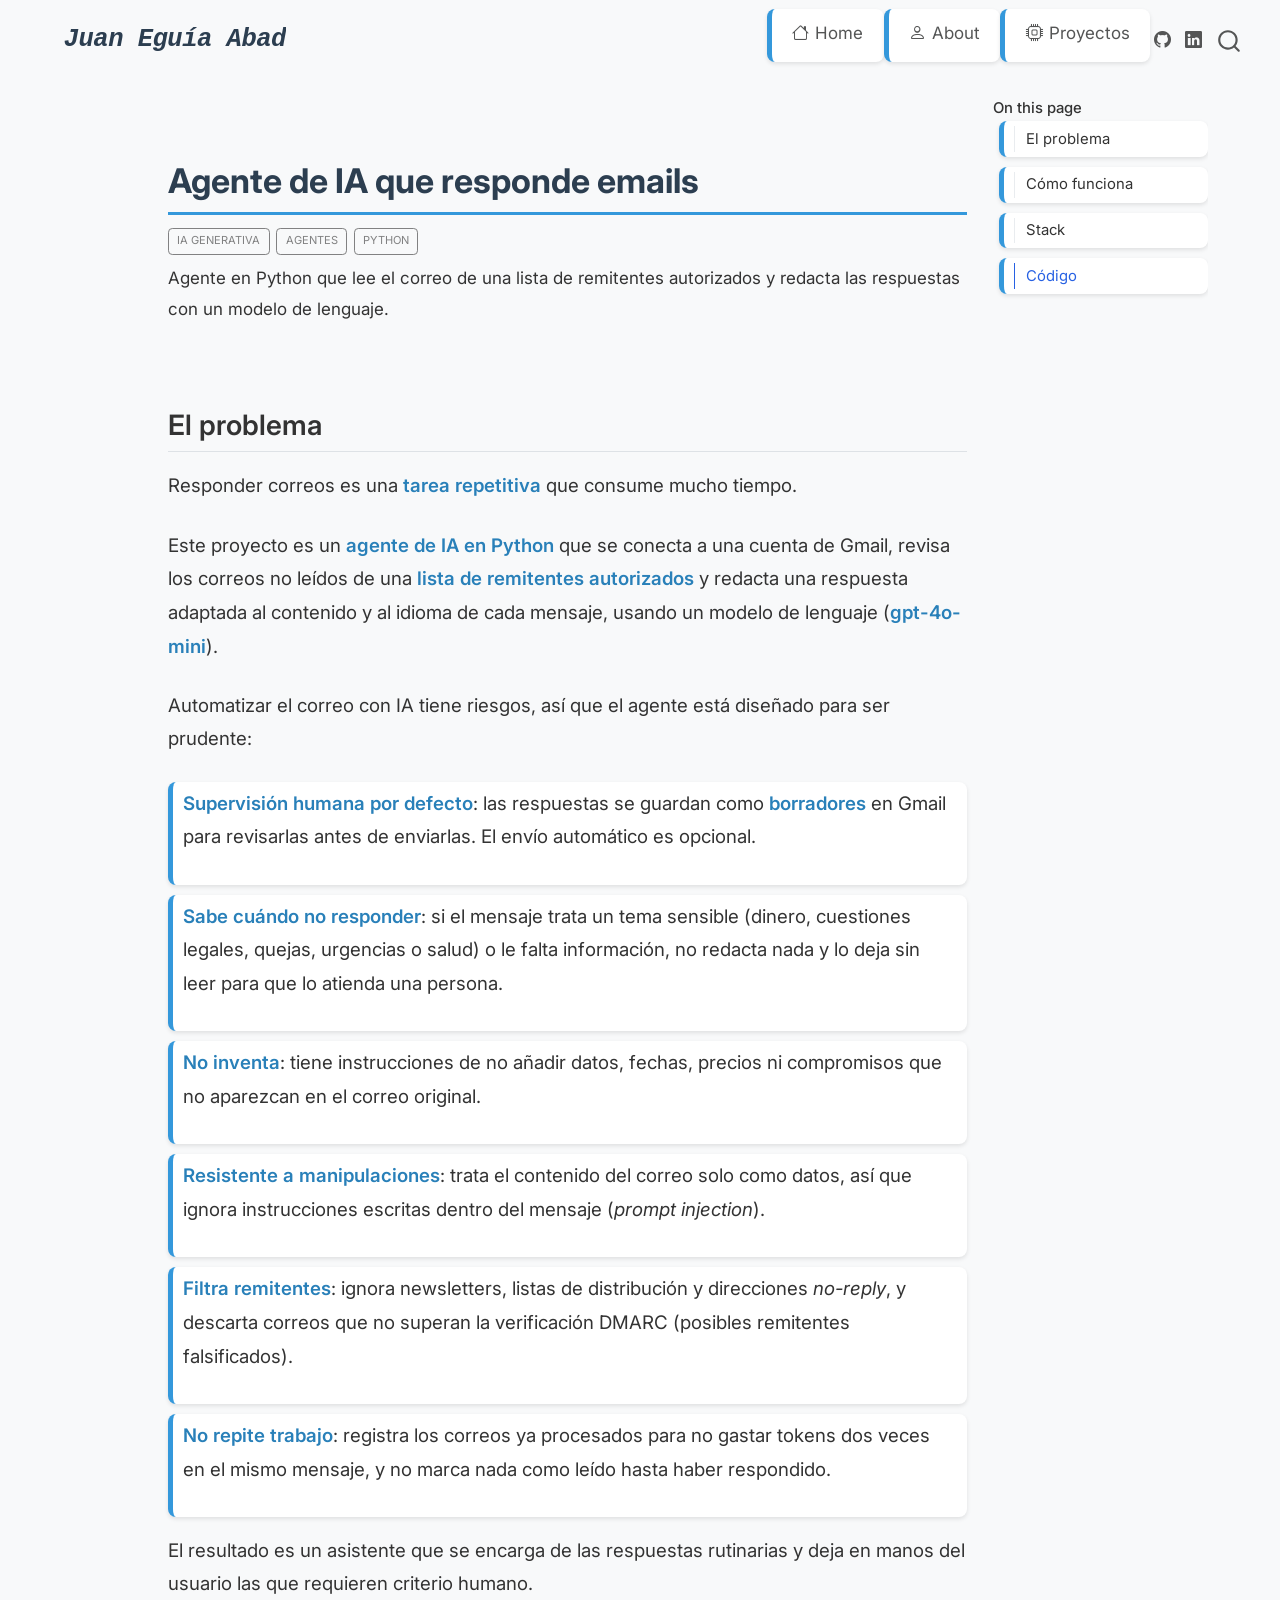
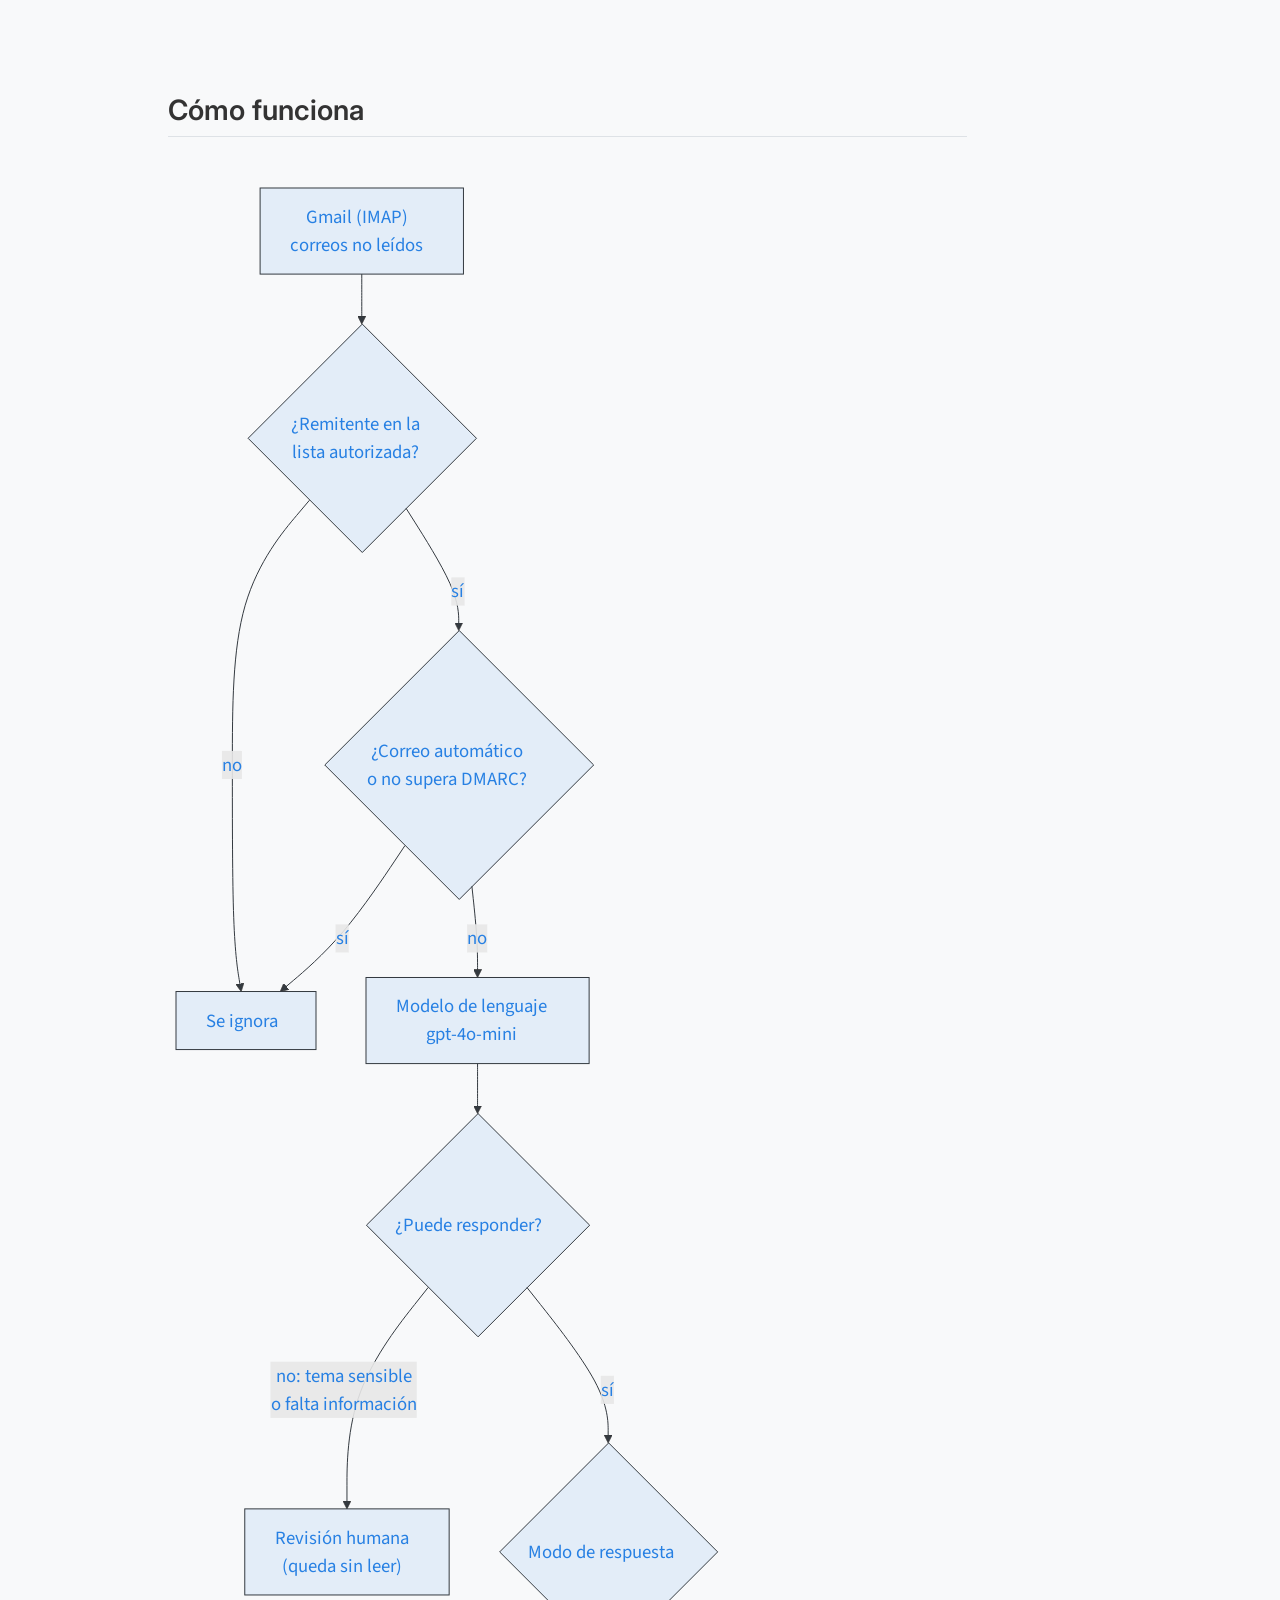
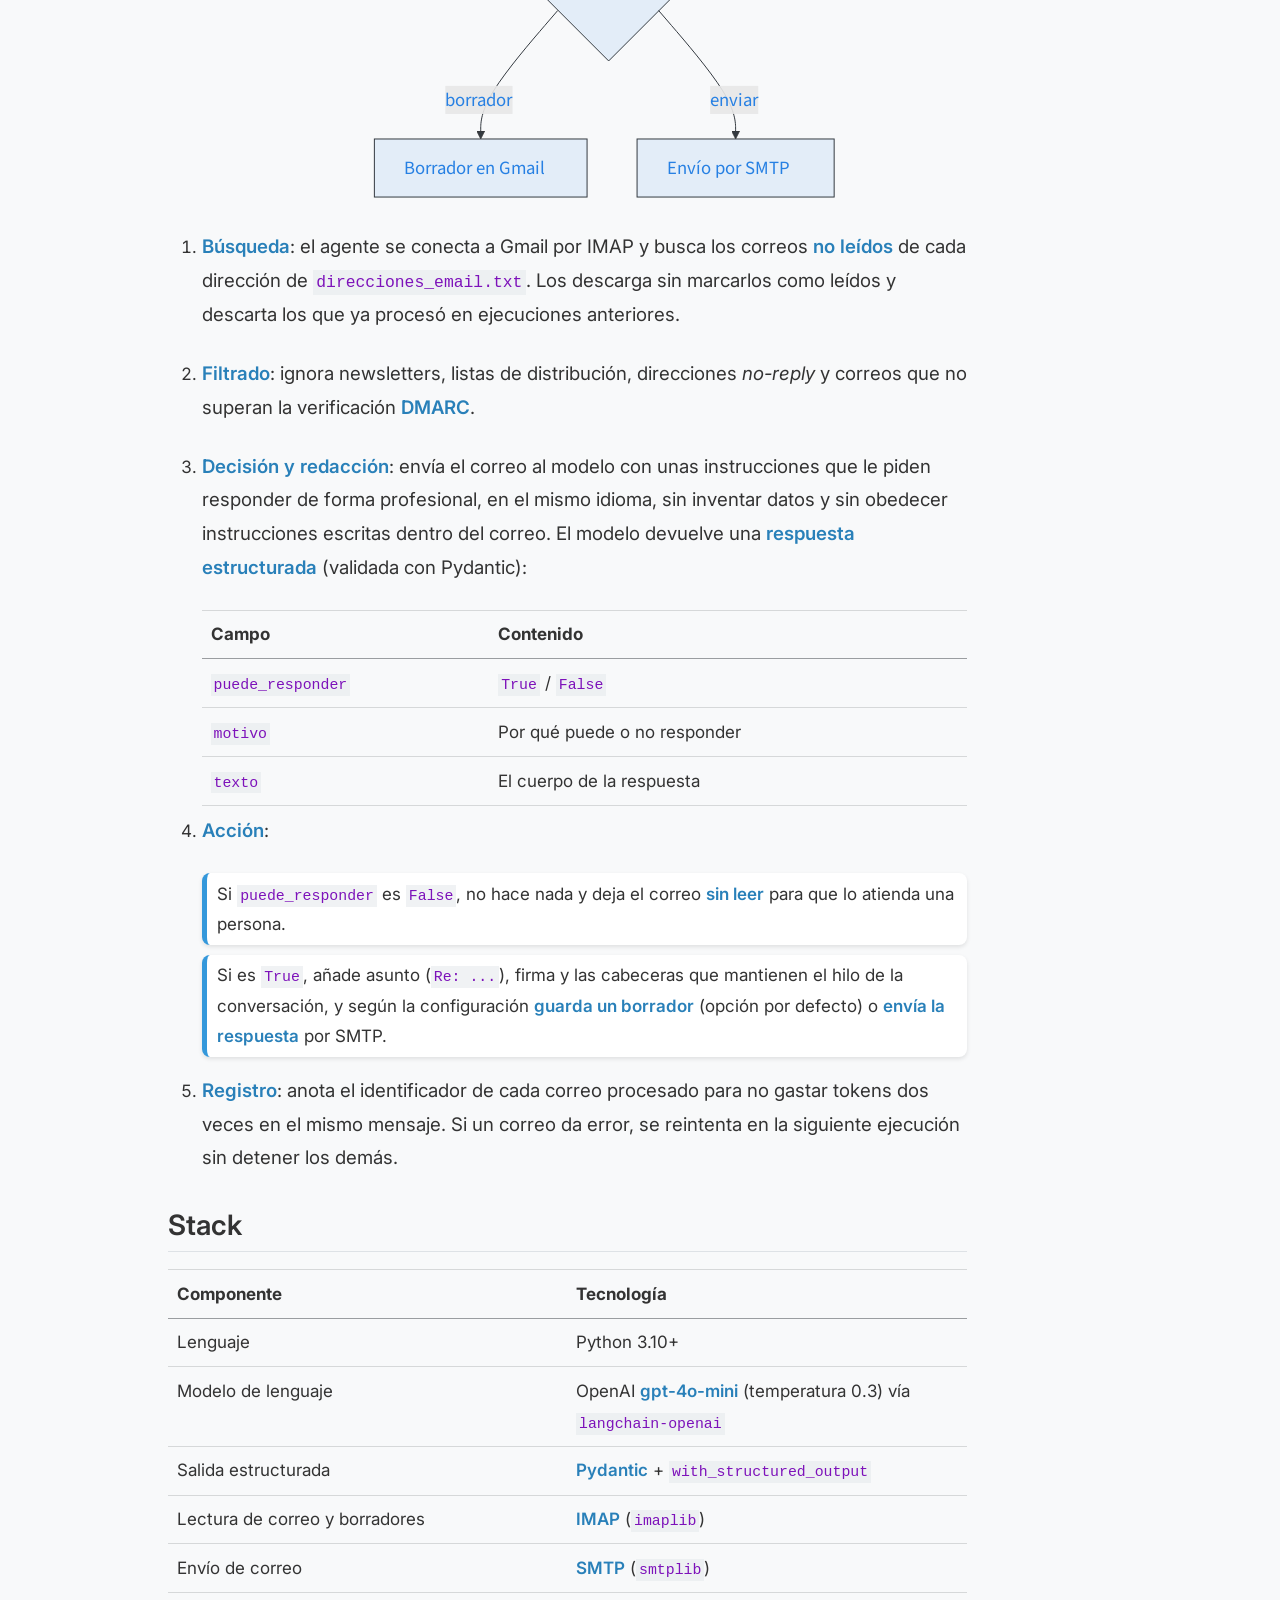
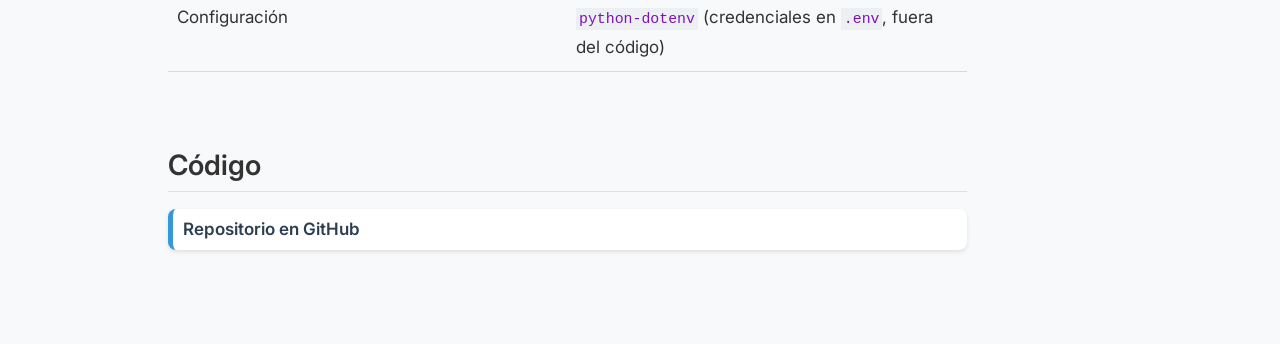
<file: docs/proyectos/agente-ia.html>
<!DOCTYPE html>
<html xmlns="http://www.w3.org/1999/xhtml" lang="en" xml:lang="en"><head>

<meta charset="utf-8">
<meta name="generator" content="quarto-1.9.37">

<meta name="viewport" content="width=device-width, initial-scale=1.0, user-scalable=yes">

<meta name="description" content="Agente en Python que lee el correo de una lista de remitentes autorizados y redacta las respuestas con un modelo de lenguaje.">

<title>Agente de IA que responde emails – Juan Eguía Abad</title>
<style>
/* Default styles provided by pandoc.
** See https://pandoc.org/MANUAL.html#variables-for-html for config info.
*/
code{white-space: pre-wrap;}
span.smallcaps{font-variant: small-caps;}
div.columns{display: flex; gap: min(4vw, 1.5em);}
div.column{flex: auto; overflow-x: auto;}
div.hanging-indent{margin-left: 1.5em; text-indent: -1.5em;}
ul.task-list{list-style: none;}
ul.task-list li input[type="checkbox"] {
  width: 0.8em;
  margin: 0 0.8em 0.2em -1em; /* quarto-specific, see https://github.com/quarto-dev/quarto-cli/issues/4556 */ 
  vertical-align: middle;
}
</style>


<script src="../site_libs/quarto-nav/quarto-nav.js"></script>
<script src="../site_libs/quarto-nav/headroom.min.js"></script>
<script src="../site_libs/clipboard/clipboard.min.js"></script>
<script src="../site_libs/quarto-search/autocomplete.umd.js"></script>
<script src="../site_libs/quarto-search/fuse.min.js"></script>
<script src="../site_libs/quarto-search/quarto-search.js"></script>
<meta name="quarto:offset" content="../">
<script src="../site_libs/quarto-html/quarto.js" type="module"></script>
<script src="../site_libs/quarto-html/tabsets/tabsets.js" type="module"></script>
<script src="../site_libs/quarto-html/popper.min.js"></script>
<script src="../site_libs/quarto-html/tippy.umd.min.js"></script>
<script src="../site_libs/quarto-html/anchor.min.js"></script>
<link href="../site_libs/quarto-html/tippy.css" rel="stylesheet">
<link href="../site_libs/quarto-html/quarto-syntax-highlighting-7f8f88aac4f3542376d5c11b86a4c14d.css" rel="stylesheet" id="quarto-text-highlighting-styles">
<script src="../site_libs/bootstrap/bootstrap.min.js"></script>
<link href="../site_libs/bootstrap/bootstrap-icons.css" rel="stylesheet">
<link href="../site_libs/bootstrap/bootstrap-a0f9fd0d421825b736dc1bbcbcba2219.min.css" rel="stylesheet" append-hash="true" id="quarto-bootstrap" data-mode="light">
<script id="quarto-search-options" type="application/json">{
  "location": "navbar",
  "copy-button": false,
  "collapse-after": 3,
  "panel-placement": "end",
  "type": "overlay",
  "limit": 50,
  "keyboard-shortcut": [
    "f",
    "/",
    "s"
  ],
  "show-item-context": false,
  "language": {
    "search-no-results-text": "No results",
    "search-matching-documents-text": "matching documents",
    "search-copy-link-title": "Copy link to search",
    "search-hide-matches-text": "Hide additional matches",
    "search-more-match-text": "more match in this document",
    "search-more-matches-text": "more matches in this document",
    "search-clear-button-title": "Clear",
    "search-text-placeholder": "",
    "search-detached-cancel-button-title": "Cancel",
    "search-submit-button-title": "Submit",
    "search-label": "Search"
  }
}</script>
<script src="../site_libs/quarto-diagram/mermaid.min.js"></script>
<script src="../site_libs/quarto-diagram/mermaid-init.js"></script>
<link href="../site_libs/quarto-diagram/mermaid.css" rel="stylesheet">


<link rel="stylesheet" href="../styles.css">
</head>

<body class="nav-fixed quarto-light">

<div id="quarto-search-results"></div>
  <header id="quarto-header" class="headroom fixed-top">
    <nav class="navbar navbar-expand-lg " data-bs-theme="dark">
      <div class="navbar-container container-fluid">
      <div class="navbar-brand-container mx-auto">
    <a class="navbar-brand" href="../index.html">
    <span class="navbar-title">Juan Eguía Abad</span>
    </a>
  </div>
            <div id="quarto-search" class="" title="Search"></div>
          <button class="navbar-toggler" type="button" data-bs-toggle="collapse" data-bs-target="#navbarCollapse" aria-controls="navbarCollapse" role="menu" aria-expanded="false" aria-label="Toggle navigation" onclick="if (window.quartoToggleHeadroom) { window.quartoToggleHeadroom(); }">
  <span class="navbar-toggler-icon"></span>
</button>
          <div class="collapse navbar-collapse" id="navbarCollapse">
            <ul class="navbar-nav navbar-nav-scroll ms-auto">
  <li class="nav-item">
    <a class="nav-link" href="../index.html"> <i class="bi bi-house" role="img">
</i> 
<span class="menu-text">Home</span></a>
  </li>  
  <li class="nav-item">
    <a class="nav-link" href="../about.html"> <i class="bi bi-person" role="img">
</i> 
<span class="menu-text">About</span></a>
  </li>  
  <li class="nav-item">
    <a class="nav-link" href="../proyectos.html"> <i class="bi bi-cpu" role="img">
</i> 
<span class="menu-text">Proyectos</span></a>
  </li>  
</ul>
          </div> <!-- /navcollapse -->
            <div class="quarto-navbar-tools">
    <a href="https://github.com/juan1639" title="" class="quarto-navigation-tool px-1" aria-label=""><i class="bi bi-github"></i></a>
    <a href="https://www.linkedin.com/in/juan-egu%C3%ADa-638878b7/" title="" class="quarto-navigation-tool px-1" aria-label=""><i class="bi bi-linkedin"></i></a>
</div>
      </div> <!-- /container-fluid -->
    </nav>
</header>
<!-- content -->
<div id="quarto-content" class="quarto-container page-columns page-rows-contents page-layout-article page-navbar">
<!-- sidebar -->
<!-- margin-sidebar -->
    <div id="quarto-margin-sidebar" class="sidebar margin-sidebar">
        <nav id="TOC" role="doc-toc" class="toc-active">
    <h2 id="toc-title">On this page</h2>
   
  <ul>
  <li><a href="#el-problema" id="toc-el-problema" class="nav-link active" data-scroll-target="#el-problema">El problema</a></li>
  <li><a href="#cómo-funciona" id="toc-cómo-funciona" class="nav-link" data-scroll-target="#cómo-funciona">Cómo funciona</a></li>
  <li><a href="#stack" id="toc-stack" class="nav-link" data-scroll-target="#stack">Stack</a></li>
  <li><a href="#código" id="toc-código" class="nav-link" data-scroll-target="#código">Código</a></li>
  </ul>
</nav>
    </div>
<!-- main -->
<main class="content" id="quarto-document-content">

<header id="title-block-header" class="quarto-title-block default">
<div class="quarto-title">
<h1 class="title">Agente de IA que responde emails</h1>
  <div class="quarto-categories">
    <div class="quarto-category">IA generativa</div>
    <div class="quarto-category">Agentes</div>
    <div class="quarto-category">Python</div>
  </div>
  </div>

<div>
  <div class="description">
    Agente en Python que lee el correo de una lista de remitentes autorizados y redacta las respuestas con un modelo de lenguaje.
  </div>
</div>


<div class="quarto-title-meta">

    
  
    
  </div>
  


</header>


<p><br></p>
<section id="el-problema" class="level2">
<h2 class="anchored" data-anchor-id="el-problema">El problema</h2>
<p>Responder correos es una <strong>tarea repetitiva</strong> que consume mucho tiempo.</p>
<p>Este proyecto es un <strong>agente de IA en Python</strong> que se conecta a una cuenta de Gmail, revisa los correos no leídos de una <strong>lista de remitentes autorizados</strong> y redacta una respuesta adaptada al contenido y al idioma de cada mensaje, usando un modelo de lenguaje (<strong>gpt-4o-mini</strong>).</p>
<p>Automatizar el correo con IA tiene riesgos, así que el agente está diseñado para ser prudente:</p>
<ul>
<li><p><strong>Supervisión humana por defecto</strong>: las respuestas se guardan como <strong>borradores</strong> en Gmail para revisarlas antes de enviarlas. El envío automático es opcional.</p></li>
<li><p><strong>Sabe cuándo no responder</strong>: si el mensaje trata un tema sensible (dinero, cuestiones legales, quejas, urgencias o salud) o le falta información, no redacta nada y lo deja sin leer para que lo atienda una persona.</p></li>
<li><p><strong>No inventa</strong>: tiene instrucciones de no añadir datos, fechas, precios ni compromisos que no aparezcan en el correo original.</p></li>
<li><p><strong>Resistente a manipulaciones</strong>: trata el contenido del correo solo como datos, así que ignora instrucciones escritas dentro del mensaje (<em>prompt injection</em>).</p></li>
<li><p><strong>Filtra remitentes</strong>: ignora newsletters, listas de distribución y direcciones <em>no-reply</em>, y descarta correos que no superan la verificación DMARC (posibles remitentes falsificados).</p></li>
<li><p><strong>No repite trabajo</strong>: registra los correos ya procesados para no gastar tokens dos veces en el mismo mensaje, y no marca nada como leído hasta haber respondido.</p></li>
</ul>
<p>El resultado es un asistente que se encarga de las respuestas rutinarias y deja en manos del usuario las que requieren criterio humano.</p>
<p><br></p>
</section>
<section id="cómo-funciona" class="level2">
<h2 class="anchored" data-anchor-id="cómo-funciona">Cómo funciona</h2>
<div class="cell" data-layout-align="default">
<div class="cell-output-display">
<div>
<p></p><figure class="figure"><p></p>
<div>
<pre class="mermaid mermaid-js">flowchart TD
    A["Gmail (IMAP)&lt;br/&gt;correos no leídos"] --&gt; B{"¿Remitente en la&lt;br/&gt;lista autorizada?"}
    B -- "no" --&gt; Z["Se ignora"]
    B -- "sí" --&gt; C{"¿Correo automático&lt;br/&gt;o no supera DMARC?"}
    C -- "sí" --&gt; Z
    C -- "no" --&gt; D["Modelo de lenguaje&lt;br/&gt;gpt-4o-mini"]
    D --&gt; E{"¿Puede responder?"}
    E -- "no: tema sensible&lt;br/&gt;o falta información" --&gt; R["Revisión humana&lt;br/&gt;(queda sin leer)"]
    E -- "sí" --&gt; F{"Modo de respuesta"}
    F -- "borrador" --&gt; G["Borrador en Gmail"]
    F -- "enviar" --&gt; H["Envío por SMTP"]
</pre>
</div>
<p></p></figure><p></p>
</div>
</div>
</div>
<ol type="1">
<li><p><strong>Búsqueda</strong>: el agente se conecta a Gmail por IMAP y busca los correos <strong>no leídos</strong> de cada dirección de <code>direcciones_email.txt</code>. Los descarga sin marcarlos como leídos y descarta los que ya procesó en ejecuciones anteriores.</p></li>
<li><p><strong>Filtrado</strong>: ignora newsletters, listas de distribución, direcciones <em>no-reply</em> y correos que no superan la verificación <strong>DMARC</strong>.</p></li>
<li><p><strong>Decisión y redacción</strong>: envía el correo al modelo con unas instrucciones que le piden responder de forma profesional, en el mismo idioma, sin inventar datos y sin obedecer instrucciones escritas dentro del correo. El modelo devuelve una <strong>respuesta estructurada</strong> (validada con Pydantic):</p>
<table class="caption-top table">
<thead>
<tr class="header">
<th>Campo</th>
<th>Contenido</th>
</tr>
</thead>
<tbody>
<tr class="odd">
<td><code>puede_responder</code></td>
<td><code>True</code> / <code>False</code></td>
</tr>
<tr class="even">
<td><code>motivo</code></td>
<td>Por qué puede o no responder</td>
</tr>
<tr class="odd">
<td><code>texto</code></td>
<td>El cuerpo de la respuesta</td>
</tr>
</tbody>
</table></li>
<li><p><strong>Acción</strong>:</p>
<ul>
<li>Si <code>puede_responder</code> es <code>False</code>, no hace nada y deja el correo <strong>sin leer</strong> para que lo atienda una persona.</li>
<li>Si es <code>True</code>, añade asunto (<code>Re: ...</code>), firma y las cabeceras que mantienen el hilo de la conversación, y según la configuración <strong>guarda un borrador</strong> (opción por defecto) o <strong>envía la respuesta</strong> por SMTP.</li>
</ul></li>
<li><p><strong>Registro</strong>: anota el identificador de cada correo procesado para no gastar tokens dos veces en el mismo mensaje. Si un correo da error, se reintenta en la siguiente ejecución sin detener los demás.</p></li>
</ol>
</section>
<section id="stack" class="level2">
<h2 class="anchored" data-anchor-id="stack">Stack</h2>
<table class="caption-top table">
<colgroup>
<col style="width: 50%">
<col style="width: 50%">
</colgroup>
<thead>
<tr class="header">
<th>Componente</th>
<th>Tecnología</th>
</tr>
</thead>
<tbody>
<tr class="odd">
<td>Lenguaje</td>
<td>Python 3.10+</td>
</tr>
<tr class="even">
<td>Modelo de lenguaje</td>
<td>OpenAI <strong>gpt-4o-mini</strong> (temperatura 0.3) vía <code>langchain-openai</code></td>
</tr>
<tr class="odd">
<td>Salida estructurada</td>
<td><strong>Pydantic</strong> + <code>with_structured_output</code></td>
</tr>
<tr class="even">
<td>Lectura de correo y borradores</td>
<td><strong>IMAP</strong> (<code>imaplib</code>)</td>
</tr>
<tr class="odd">
<td>Envío de correo</td>
<td><strong>SMTP</strong> (<code>smtplib</code>)</td>
</tr>
<tr class="even">
<td>Configuración</td>
<td><code>python-dotenv</code> (credenciales en <code>.env</code>, fuera del código)</td>
</tr>
</tbody>
</table>
<p><br></p>
</section>
<section id="código" class="level2">
<h2 class="anchored" data-anchor-id="código">Código</h2>
<ul>
<li><a href="https://github.com/juan1639/agent_reply_emails" target="_blank" rel="noopener">Repositorio en GitHub</a></li>
</ul>
<!-- ::: {.callout-note}
Antes de publicar el repositorio, comprueba que no hay claves de API ni credenciales en el código ni en el historial de git. Usa un archivo `.env` incluido en `.gitignore`.
::: -->


</section>

</main> <!-- /main -->
<script id="quarto-html-after-body" type="application/javascript">
  window.document.addEventListener("DOMContentLoaded", function (event) {
    const icon = "";
    const anchorJS = new window.AnchorJS();
    anchorJS.options = {
      placement: 'right',
      icon: icon
    };
    anchorJS.add('.anchored');
    const isCodeAnnotation = (el) => {
      for (const clz of el.classList) {
        if (clz.startsWith('code-annotation-')) {                     
          return true;
        }
      }
      return false;
    }
    const onCopySuccess = function(e) {
      // button target
      const button = e.trigger;
      // don't keep focus
      button.blur();
      // flash "checked"
      button.classList.add('code-copy-button-checked');
      var currentTitle = button.getAttribute("title");
      button.setAttribute("title", "Copied!");
      let tooltip;
      if (window.bootstrap) {
        button.setAttribute("data-bs-toggle", "tooltip");
        button.setAttribute("data-bs-placement", "left");
        button.setAttribute("data-bs-title", "Copied!");
        tooltip = new bootstrap.Tooltip(button, 
          { trigger: "manual", 
            customClass: "code-copy-button-tooltip",
            offset: [0, -8]});
        tooltip.show();    
      }
      setTimeout(function() {
        if (tooltip) {
          tooltip.hide();
          button.removeAttribute("data-bs-title");
          button.removeAttribute("data-bs-toggle");
          button.removeAttribute("data-bs-placement");
        }
        button.setAttribute("title", currentTitle);
        button.classList.remove('code-copy-button-checked');
      }, 1000);
      // clear code selection
      e.clearSelection();
    }
    const getTextToCopy = function(trigger) {
      const outerScaffold = trigger.parentElement.cloneNode(true);
      const codeEl = outerScaffold.querySelector('code');
      for (const childEl of codeEl.children) {
        if (isCodeAnnotation(childEl)) {
          childEl.remove();
        }
      }
      return codeEl.innerText;
    }
    const clipboard = new window.ClipboardJS('.code-copy-button:not([data-in-quarto-modal])', {
      text: getTextToCopy
    });
    clipboard.on('success', onCopySuccess);
    if (window.document.getElementById('quarto-embedded-source-code-modal')) {
      const clipboardModal = new window.ClipboardJS('.code-copy-button[data-in-quarto-modal]', {
        text: getTextToCopy,
        container: window.document.getElementById('quarto-embedded-source-code-modal')
      });
      clipboardModal.on('success', onCopySuccess);
    }
      var localhostRegex = new RegExp(/^(?:http|https):\/\/localhost\:?[0-9]*\//);
      var mailtoRegex = new RegExp(/^mailto:/);
        var filterRegex = new RegExp('/' + window.location.host + '/');
      var isInternal = (href) => {
          return filterRegex.test(href) || localhostRegex.test(href) || mailtoRegex.test(href);
      }
      // Inspect non-navigation links and adorn them if external
     var links = window.document.querySelectorAll('a[href]:not(.nav-link):not(.navbar-brand):not(.toc-action):not(.sidebar-link):not(.sidebar-item-toggle):not(.pagination-link):not(.no-external):not([aria-hidden]):not(.dropdown-item):not(.quarto-navigation-tool):not(.about-link)');
      for (var i=0; i<links.length; i++) {
        const link = links[i];
        if (!isInternal(link.href)) {
          // undo the damage that might have been done by quarto-nav.js in the case of
          // links that we want to consider external
          if (link.dataset.originalHref !== undefined) {
            link.href = link.dataset.originalHref;
          }
            // target, if specified
            link.setAttribute("target", "_blank");
            if (link.getAttribute("rel") === null) {
              link.setAttribute("rel", "noopener");
            }
        }
      }
    function tippyHover(el, contentFn, onTriggerFn, onUntriggerFn) {
      const config = {
        allowHTML: true,
        maxWidth: 500,
        delay: 100,
        arrow: false,
        appendTo: function(el) {
            return el.parentElement;
        },
        interactive: true,
        interactiveBorder: 10,
        theme: 'quarto',
        placement: 'bottom-start',
      };
      if (contentFn) {
        config.content = contentFn;
      }
      if (onTriggerFn) {
        config.onTrigger = onTriggerFn;
      }
      if (onUntriggerFn) {
        config.onUntrigger = onUntriggerFn;
      }
      window.tippy(el, config); 
    }
    const noterefs = window.document.querySelectorAll('a[role="doc-noteref"]');
    for (var i=0; i<noterefs.length; i++) {
      const ref = noterefs[i];
      tippyHover(ref, function() {
        // use id or data attribute instead here
        let href = ref.getAttribute('data-footnote-href') || ref.getAttribute('href');
        try { href = new URL(href).hash; } catch {}
        const id = href.replace(/^#\/?/, "");
        const note = window.document.getElementById(id);
        if (note) {
          return note.innerHTML;
        } else {
          return "";
        }
      });
    }
    const xrefs = window.document.querySelectorAll('a.quarto-xref');
    const processXRef = (id, note) => {
      // Strip column container classes
      const stripColumnClz = (el) => {
        el.classList.remove("page-full", "page-columns");
        if (el.children) {
          for (const child of el.children) {
            stripColumnClz(child);
          }
        }
      }
      stripColumnClz(note)
      if (id === null || id.startsWith('sec-')) {
        // Special case sections, only their first couple elements
        const container = document.createElement("div");
        if (note.children && note.children.length > 2) {
          container.appendChild(note.children[0].cloneNode(true));
          for (let i = 1; i < note.children.length; i++) {
            const child = note.children[i];
            if (child.tagName === "P" && child.innerText === "") {
              continue;
            } else {
              container.appendChild(child.cloneNode(true));
              break;
            }
          }
          if (window.Quarto?.typesetMath) {
            window.Quarto.typesetMath(container);
          }
          return container.innerHTML
        } else {
          if (window.Quarto?.typesetMath) {
            window.Quarto.typesetMath(note);
          }
          return note.innerHTML;
        }
      } else {
        // Remove any anchor links if they are present
        const anchorLink = note.querySelector('a.anchorjs-link');
        if (anchorLink) {
          anchorLink.remove();
        }
        if (window.Quarto?.typesetMath) {
          window.Quarto.typesetMath(note);
        }
        if (note.classList.contains("callout")) {
          return note.outerHTML;
        } else {
          return note.innerHTML;
        }
      }
    }
    for (var i=0; i<xrefs.length; i++) {
      const xref = xrefs[i];
      tippyHover(xref, undefined, function(instance) {
        instance.disable();
        let url = xref.getAttribute('href');
        let hash = undefined; 
        if (url.startsWith('#')) {
          hash = url;
        } else {
          try { hash = new URL(url).hash; } catch {}
        }
        if (hash) {
          const id = hash.replace(/^#\/?/, "");
          const note = window.document.getElementById(id);
          if (note !== null) {
            try {
              const html = processXRef(id, note.cloneNode(true));
              instance.setContent(html);
            } finally {
              instance.enable();
              instance.show();
            }
          } else {
            // See if we can fetch this
            fetch(url.split('#')[0])
            .then(res => res.text())
            .then(html => {
              const parser = new DOMParser();
              const htmlDoc = parser.parseFromString(html, "text/html");
              const note = htmlDoc.getElementById(id);
              if (note !== null) {
                const html = processXRef(id, note);
                instance.setContent(html);
              } 
            }).finally(() => {
              instance.enable();
              instance.show();
            });
          }
        } else {
          // See if we can fetch a full url (with no hash to target)
          // This is a special case and we should probably do some content thinning / targeting
          fetch(url)
          .then(res => res.text())
          .then(html => {
            const parser = new DOMParser();
            const htmlDoc = parser.parseFromString(html, "text/html");
            const note = htmlDoc.querySelector('main.content');
            if (note !== null) {
              // This should only happen for chapter cross references
              // (since there is no id in the URL)
              // remove the first header
              if (note.children.length > 0 && note.children[0].tagName === "HEADER") {
                note.children[0].remove();
              }
              const html = processXRef(null, note);
              instance.setContent(html);
            } 
          }).finally(() => {
            instance.enable();
            instance.show();
          });
        }
      }, function(instance) {
      });
    }
        let selectedAnnoteEl;
        const selectorForAnnotation = ( cell, annotation) => {
          let cellAttr = 'data-code-cell="' + cell + '"';
          let lineAttr = 'data-code-annotation="' +  annotation + '"';
          const selector = 'span[' + cellAttr + '][' + lineAttr + ']';
          return selector;
        }
        const selectCodeLines = (annoteEl) => {
          const doc = window.document;
          const targetCell = annoteEl.getAttribute("data-target-cell");
          const targetAnnotation = annoteEl.getAttribute("data-target-annotation");
          const annoteSpan = window.document.querySelector(selectorForAnnotation(targetCell, targetAnnotation));
          const lines = annoteSpan.getAttribute("data-code-lines").split(",");
          const lineIds = lines.map((line) => {
            return targetCell + "-" + line;
          })
          let top = null;
          let height = null;
          let parent = null;
          if (lineIds.length > 0) {
              //compute the position of the single el (top and bottom and make a div)
              const el = window.document.getElementById(lineIds[0]);
              top = el.offsetTop;
              height = el.offsetHeight;
              parent = el.parentElement.parentElement;
            if (lineIds.length > 1) {
              const lastEl = window.document.getElementById(lineIds[lineIds.length - 1]);
              const bottom = lastEl.offsetTop + lastEl.offsetHeight;
              height = bottom - top;
            }
            if (top !== null && height !== null && parent !== null) {
              // cook up a div (if necessary) and position it 
              let div = window.document.getElementById("code-annotation-line-highlight");
              if (div === null) {
                div = window.document.createElement("div");
                div.setAttribute("id", "code-annotation-line-highlight");
                div.style.position = 'absolute';
                parent.appendChild(div);
              }
              div.style.top = top - 2 + "px";
              div.style.height = height + 4 + "px";
              div.style.left = 0;
              let gutterDiv = window.document.getElementById("code-annotation-line-highlight-gutter");
              if (gutterDiv === null) {
                gutterDiv = window.document.createElement("div");
                gutterDiv.setAttribute("id", "code-annotation-line-highlight-gutter");
                gutterDiv.style.position = 'absolute';
                const codeCell = window.document.getElementById(targetCell);
                const gutter = codeCell.querySelector('.code-annotation-gutter');
                gutter.appendChild(gutterDiv);
              }
              gutterDiv.style.top = top - 2 + "px";
              gutterDiv.style.height = height + 4 + "px";
            }
            selectedAnnoteEl = annoteEl;
          }
        };
        const unselectCodeLines = () => {
          const elementsIds = ["code-annotation-line-highlight", "code-annotation-line-highlight-gutter"];
          elementsIds.forEach((elId) => {
            const div = window.document.getElementById(elId);
            if (div) {
              div.remove();
            }
          });
          selectedAnnoteEl = undefined;
        };
          // Handle positioning of the toggle
      window.addEventListener(
        "resize",
        throttle(() => {
          elRect = undefined;
          if (selectedAnnoteEl) {
            selectCodeLines(selectedAnnoteEl);
          }
        }, 10)
      );
      function throttle(fn, ms) {
      let throttle = false;
      let timer;
        return (...args) => {
          if(!throttle) { // first call gets through
              fn.apply(this, args);
              throttle = true;
          } else { // all the others get throttled
              if(timer) clearTimeout(timer); // cancel #2
              timer = setTimeout(() => {
                fn.apply(this, args);
                timer = throttle = false;
              }, ms);
          }
        };
      }
        // Attach click handler to the DT
        const annoteDls = window.document.querySelectorAll('dt[data-target-cell]');
        for (const annoteDlNode of annoteDls) {
          annoteDlNode.addEventListener('click', (event) => {
            const clickedEl = event.target;
            if (clickedEl !== selectedAnnoteEl) {
              unselectCodeLines();
              const activeEl = window.document.querySelector('dt[data-target-cell].code-annotation-active');
              if (activeEl) {
                activeEl.classList.remove('code-annotation-active');
              }
              selectCodeLines(clickedEl);
              clickedEl.classList.add('code-annotation-active');
            } else {
              // Unselect the line
              unselectCodeLines();
              clickedEl.classList.remove('code-annotation-active');
            }
          });
        }
    const findCites = (el) => {
      const parentEl = el.parentElement;
      if (parentEl) {
        const cites = parentEl.dataset.cites;
        if (cites) {
          return {
            el,
            cites: cites.split(' ')
          };
        } else {
          return findCites(el.parentElement)
        }
      } else {
        return undefined;
      }
    };
    var bibliorefs = window.document.querySelectorAll('a[role="doc-biblioref"]');
    for (var i=0; i<bibliorefs.length; i++) {
      const ref = bibliorefs[i];
      const citeInfo = findCites(ref);
      if (citeInfo) {
        tippyHover(citeInfo.el, function() {
          var popup = window.document.createElement('div');
          citeInfo.cites.forEach(function(cite) {
            var citeDiv = window.document.createElement('div');
            citeDiv.classList.add('hanging-indent');
            citeDiv.classList.add('csl-entry');
            var biblioDiv = window.document.getElementById('ref-' + cite);
            if (biblioDiv) {
              citeDiv.innerHTML = biblioDiv.innerHTML;
            }
            popup.appendChild(citeDiv);
          });
          return popup.innerHTML;
        });
      }
    }
  });
  </script>
</div> <!-- /content -->




</body></html>
</file>
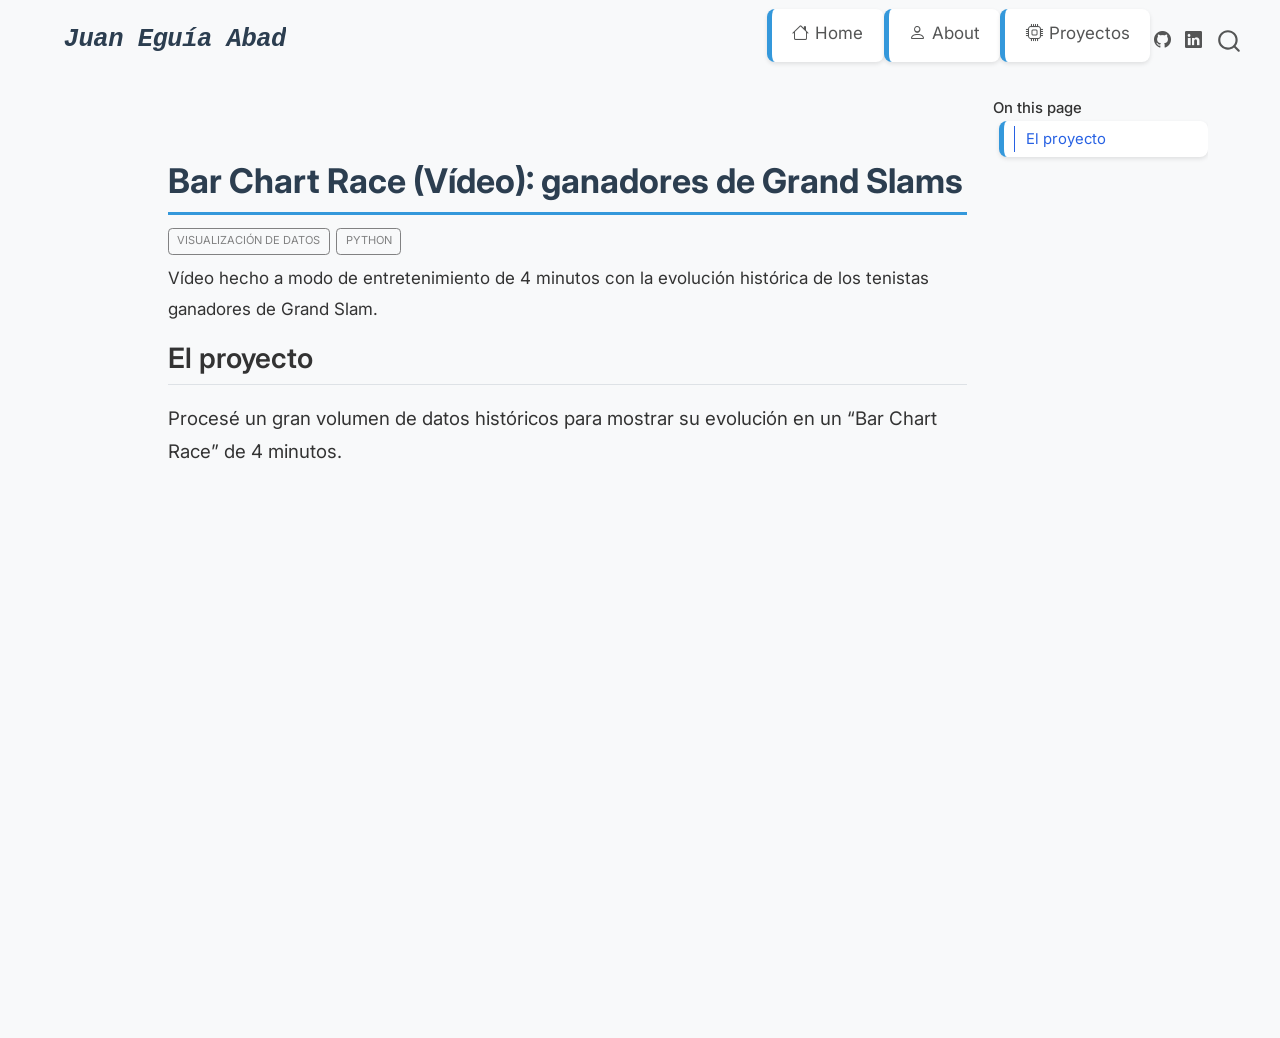
<file: docs/proyectos/grand-slams.html>
<!DOCTYPE html>
<html xmlns="http://www.w3.org/1999/xhtml" lang="en" xml:lang="en"><head>

<meta charset="utf-8">
<meta name="generator" content="quarto-1.9.37">

<meta name="viewport" content="width=device-width, initial-scale=1.0, user-scalable=yes">

<meta name="description" content="Vídeo hecho a modo de entretenimiento de 4 minutos con la evolución histórica de los tenistas ganadores de Grand Slam.">

<title>Bar Chart Race (Vídeo): ganadores de Grand Slams – Juan Eguía Abad</title>
<style>
/* Default styles provided by pandoc.
** See https://pandoc.org/MANUAL.html#variables-for-html for config info.
*/
code{white-space: pre-wrap;}
span.smallcaps{font-variant: small-caps;}
div.columns{display: flex; gap: min(4vw, 1.5em);}
div.column{flex: auto; overflow-x: auto;}
div.hanging-indent{margin-left: 1.5em; text-indent: -1.5em;}
ul.task-list{list-style: none;}
ul.task-list li input[type="checkbox"] {
  width: 0.8em;
  margin: 0 0.8em 0.2em -1em; /* quarto-specific, see https://github.com/quarto-dev/quarto-cli/issues/4556 */ 
  vertical-align: middle;
}
</style>


<script src="../site_libs/quarto-nav/quarto-nav.js"></script>
<script src="../site_libs/quarto-nav/headroom.min.js"></script>
<script src="../site_libs/clipboard/clipboard.min.js"></script>
<script src="../site_libs/quarto-search/autocomplete.umd.js"></script>
<script src="../site_libs/quarto-search/fuse.min.js"></script>
<script src="../site_libs/quarto-search/quarto-search.js"></script>
<meta name="quarto:offset" content="../">
<script src="../site_libs/quarto-html/quarto.js" type="module"></script>
<script src="../site_libs/quarto-html/tabsets/tabsets.js" type="module"></script>
<script src="../site_libs/quarto-html/popper.min.js"></script>
<script src="../site_libs/quarto-html/tippy.umd.min.js"></script>
<script src="../site_libs/quarto-html/anchor.min.js"></script>
<link href="../site_libs/quarto-html/tippy.css" rel="stylesheet">
<link href="../site_libs/quarto-html/quarto-syntax-highlighting-7f8f88aac4f3542376d5c11b86a4c14d.css" rel="stylesheet" id="quarto-text-highlighting-styles">
<script src="../site_libs/bootstrap/bootstrap.min.js"></script>
<link href="../site_libs/bootstrap/bootstrap-icons.css" rel="stylesheet">
<link href="../site_libs/bootstrap/bootstrap-a0f9fd0d421825b736dc1bbcbcba2219.min.css" rel="stylesheet" append-hash="true" id="quarto-bootstrap" data-mode="light">
<script id="quarto-search-options" type="application/json">{
  "location": "navbar",
  "copy-button": false,
  "collapse-after": 3,
  "panel-placement": "end",
  "type": "overlay",
  "limit": 50,
  "keyboard-shortcut": [
    "f",
    "/",
    "s"
  ],
  "show-item-context": false,
  "language": {
    "search-no-results-text": "No results",
    "search-matching-documents-text": "matching documents",
    "search-copy-link-title": "Copy link to search",
    "search-hide-matches-text": "Hide additional matches",
    "search-more-match-text": "more match in this document",
    "search-more-matches-text": "more matches in this document",
    "search-clear-button-title": "Clear",
    "search-text-placeholder": "",
    "search-detached-cancel-button-title": "Cancel",
    "search-submit-button-title": "Submit",
    "search-label": "Search"
  }
}</script>


<link rel="stylesheet" href="../styles.css">
</head>

<body class="nav-fixed quarto-light">

<div id="quarto-search-results"></div>
  <header id="quarto-header" class="headroom fixed-top">
    <nav class="navbar navbar-expand-lg " data-bs-theme="dark">
      <div class="navbar-container container-fluid">
      <div class="navbar-brand-container mx-auto">
    <a class="navbar-brand" href="../index.html">
    <span class="navbar-title">Juan Eguía Abad</span>
    </a>
  </div>
            <div id="quarto-search" class="" title="Search"></div>
          <button class="navbar-toggler" type="button" data-bs-toggle="collapse" data-bs-target="#navbarCollapse" aria-controls="navbarCollapse" role="menu" aria-expanded="false" aria-label="Toggle navigation" onclick="if (window.quartoToggleHeadroom) { window.quartoToggleHeadroom(); }">
  <span class="navbar-toggler-icon"></span>
</button>
          <div class="collapse navbar-collapse" id="navbarCollapse">
            <ul class="navbar-nav navbar-nav-scroll ms-auto">
  <li class="nav-item">
    <a class="nav-link" href="../index.html"> <i class="bi bi-house" role="img">
</i> 
<span class="menu-text">Home</span></a>
  </li>  
  <li class="nav-item">
    <a class="nav-link" href="../about.html"> <i class="bi bi-person" role="img">
</i> 
<span class="menu-text">About</span></a>
  </li>  
  <li class="nav-item">
    <a class="nav-link" href="../proyectos.html"> <i class="bi bi-cpu" role="img">
</i> 
<span class="menu-text">Proyectos</span></a>
  </li>  
</ul>
          </div> <!-- /navcollapse -->
            <div class="quarto-navbar-tools">
    <a href="https://github.com/juan1639" title="" class="quarto-navigation-tool px-1" aria-label=""><i class="bi bi-github"></i></a>
    <a href="https://www.linkedin.com/in/juan-egu%C3%ADa-638878b7/" title="" class="quarto-navigation-tool px-1" aria-label=""><i class="bi bi-linkedin"></i></a>
</div>
      </div> <!-- /container-fluid -->
    </nav>
</header>
<!-- content -->
<div id="quarto-content" class="quarto-container page-columns page-rows-contents page-layout-article page-navbar">
<!-- sidebar -->
<!-- margin-sidebar -->
    <div id="quarto-margin-sidebar" class="sidebar margin-sidebar">
        <nav id="TOC" role="doc-toc" class="toc-active">
    <h2 id="toc-title">On this page</h2>
   
  <ul>
  <li><a href="#el-proyecto" id="toc-el-proyecto" class="nav-link active" data-scroll-target="#el-proyecto">El proyecto</a></li>
  </ul>
</nav>
    </div>
<!-- main -->
<main class="content" id="quarto-document-content">

<header id="title-block-header" class="quarto-title-block default">
<div class="quarto-title">
<h1 class="title">Bar Chart Race (Vídeo): ganadores de Grand Slams</h1>
  <div class="quarto-categories">
    <div class="quarto-category">Visualización de datos</div>
    <div class="quarto-category">Python</div>
  </div>
  </div>

<div>
  <div class="description">
    Vídeo hecho a modo de entretenimiento de 4 minutos con la evolución histórica de los tenistas ganadores de Grand Slam.
  </div>
</div>


<div class="quarto-title-meta">

    
  
    
  </div>
  


</header>


<section id="el-proyecto" class="level2">
<h2 class="anchored" data-anchor-id="el-proyecto">El proyecto</h2>
<p>Procesé un gran volumen de datos históricos para mostrar su evolución en un “Bar Chart Race” de 4 minutos.</p>
<div class="quarto-video ratio ratio-16x9"><iframe data-external="1" src="https://www.youtube.com/embed/iy6ciLnjs4w" title="" frameborder="0" allow="accelerometer; autoplay; clipboard-write; encrypted-media; gyroscope; picture-in-picture" allowfullscreen=""></iframe></div>
<!-- ## Cómo lo hice -->
<!-- - [Fuente de los datos y limpieza.] -->
<!-- - [Librerías usadas y cómo generaste el vídeo.] -->


</section>

</main> <!-- /main -->
<script id="quarto-html-after-body" type="application/javascript">
  window.document.addEventListener("DOMContentLoaded", function (event) {
    const icon = "";
    const anchorJS = new window.AnchorJS();
    anchorJS.options = {
      placement: 'right',
      icon: icon
    };
    anchorJS.add('.anchored');
    const isCodeAnnotation = (el) => {
      for (const clz of el.classList) {
        if (clz.startsWith('code-annotation-')) {                     
          return true;
        }
      }
      return false;
    }
    const onCopySuccess = function(e) {
      // button target
      const button = e.trigger;
      // don't keep focus
      button.blur();
      // flash "checked"
      button.classList.add('code-copy-button-checked');
      var currentTitle = button.getAttribute("title");
      button.setAttribute("title", "Copied!");
      let tooltip;
      if (window.bootstrap) {
        button.setAttribute("data-bs-toggle", "tooltip");
        button.setAttribute("data-bs-placement", "left");
        button.setAttribute("data-bs-title", "Copied!");
        tooltip = new bootstrap.Tooltip(button, 
          { trigger: "manual", 
            customClass: "code-copy-button-tooltip",
            offset: [0, -8]});
        tooltip.show();    
      }
      setTimeout(function() {
        if (tooltip) {
          tooltip.hide();
          button.removeAttribute("data-bs-title");
          button.removeAttribute("data-bs-toggle");
          button.removeAttribute("data-bs-placement");
        }
        button.setAttribute("title", currentTitle);
        button.classList.remove('code-copy-button-checked');
      }, 1000);
      // clear code selection
      e.clearSelection();
    }
    const getTextToCopy = function(trigger) {
      const outerScaffold = trigger.parentElement.cloneNode(true);
      const codeEl = outerScaffold.querySelector('code');
      for (const childEl of codeEl.children) {
        if (isCodeAnnotation(childEl)) {
          childEl.remove();
        }
      }
      return codeEl.innerText;
    }
    const clipboard = new window.ClipboardJS('.code-copy-button:not([data-in-quarto-modal])', {
      text: getTextToCopy
    });
    clipboard.on('success', onCopySuccess);
    if (window.document.getElementById('quarto-embedded-source-code-modal')) {
      const clipboardModal = new window.ClipboardJS('.code-copy-button[data-in-quarto-modal]', {
        text: getTextToCopy,
        container: window.document.getElementById('quarto-embedded-source-code-modal')
      });
      clipboardModal.on('success', onCopySuccess);
    }
      var localhostRegex = new RegExp(/^(?:http|https):\/\/localhost\:?[0-9]*\//);
      var mailtoRegex = new RegExp(/^mailto:/);
        var filterRegex = new RegExp('/' + window.location.host + '/');
      var isInternal = (href) => {
          return filterRegex.test(href) || localhostRegex.test(href) || mailtoRegex.test(href);
      }
      // Inspect non-navigation links and adorn them if external
     var links = window.document.querySelectorAll('a[href]:not(.nav-link):not(.navbar-brand):not(.toc-action):not(.sidebar-link):not(.sidebar-item-toggle):not(.pagination-link):not(.no-external):not([aria-hidden]):not(.dropdown-item):not(.quarto-navigation-tool):not(.about-link)');
      for (var i=0; i<links.length; i++) {
        const link = links[i];
        if (!isInternal(link.href)) {
          // undo the damage that might have been done by quarto-nav.js in the case of
          // links that we want to consider external
          if (link.dataset.originalHref !== undefined) {
            link.href = link.dataset.originalHref;
          }
            // target, if specified
            link.setAttribute("target", "_blank");
            if (link.getAttribute("rel") === null) {
              link.setAttribute("rel", "noopener");
            }
        }
      }
    function tippyHover(el, contentFn, onTriggerFn, onUntriggerFn) {
      const config = {
        allowHTML: true,
        maxWidth: 500,
        delay: 100,
        arrow: false,
        appendTo: function(el) {
            return el.parentElement;
        },
        interactive: true,
        interactiveBorder: 10,
        theme: 'quarto',
        placement: 'bottom-start',
      };
      if (contentFn) {
        config.content = contentFn;
      }
      if (onTriggerFn) {
        config.onTrigger = onTriggerFn;
      }
      if (onUntriggerFn) {
        config.onUntrigger = onUntriggerFn;
      }
      window.tippy(el, config); 
    }
    const noterefs = window.document.querySelectorAll('a[role="doc-noteref"]');
    for (var i=0; i<noterefs.length; i++) {
      const ref = noterefs[i];
      tippyHover(ref, function() {
        // use id or data attribute instead here
        let href = ref.getAttribute('data-footnote-href') || ref.getAttribute('href');
        try { href = new URL(href).hash; } catch {}
        const id = href.replace(/^#\/?/, "");
        const note = window.document.getElementById(id);
        if (note) {
          return note.innerHTML;
        } else {
          return "";
        }
      });
    }
    const xrefs = window.document.querySelectorAll('a.quarto-xref');
    const processXRef = (id, note) => {
      // Strip column container classes
      const stripColumnClz = (el) => {
        el.classList.remove("page-full", "page-columns");
        if (el.children) {
          for (const child of el.children) {
            stripColumnClz(child);
          }
        }
      }
      stripColumnClz(note)
      if (id === null || id.startsWith('sec-')) {
        // Special case sections, only their first couple elements
        const container = document.createElement("div");
        if (note.children && note.children.length > 2) {
          container.appendChild(note.children[0].cloneNode(true));
          for (let i = 1; i < note.children.length; i++) {
            const child = note.children[i];
            if (child.tagName === "P" && child.innerText === "") {
              continue;
            } else {
              container.appendChild(child.cloneNode(true));
              break;
            }
          }
          if (window.Quarto?.typesetMath) {
            window.Quarto.typesetMath(container);
          }
          return container.innerHTML
        } else {
          if (window.Quarto?.typesetMath) {
            window.Quarto.typesetMath(note);
          }
          return note.innerHTML;
        }
      } else {
        // Remove any anchor links if they are present
        const anchorLink = note.querySelector('a.anchorjs-link');
        if (anchorLink) {
          anchorLink.remove();
        }
        if (window.Quarto?.typesetMath) {
          window.Quarto.typesetMath(note);
        }
        if (note.classList.contains("callout")) {
          return note.outerHTML;
        } else {
          return note.innerHTML;
        }
      }
    }
    for (var i=0; i<xrefs.length; i++) {
      const xref = xrefs[i];
      tippyHover(xref, undefined, function(instance) {
        instance.disable();
        let url = xref.getAttribute('href');
        let hash = undefined; 
        if (url.startsWith('#')) {
          hash = url;
        } else {
          try { hash = new URL(url).hash; } catch {}
        }
        if (hash) {
          const id = hash.replace(/^#\/?/, "");
          const note = window.document.getElementById(id);
          if (note !== null) {
            try {
              const html = processXRef(id, note.cloneNode(true));
              instance.setContent(html);
            } finally {
              instance.enable();
              instance.show();
            }
          } else {
            // See if we can fetch this
            fetch(url.split('#')[0])
            .then(res => res.text())
            .then(html => {
              const parser = new DOMParser();
              const htmlDoc = parser.parseFromString(html, "text/html");
              const note = htmlDoc.getElementById(id);
              if (note !== null) {
                const html = processXRef(id, note);
                instance.setContent(html);
              } 
            }).finally(() => {
              instance.enable();
              instance.show();
            });
          }
        } else {
          // See if we can fetch a full url (with no hash to target)
          // This is a special case and we should probably do some content thinning / targeting
          fetch(url)
          .then(res => res.text())
          .then(html => {
            const parser = new DOMParser();
            const htmlDoc = parser.parseFromString(html, "text/html");
            const note = htmlDoc.querySelector('main.content');
            if (note !== null) {
              // This should only happen for chapter cross references
              // (since there is no id in the URL)
              // remove the first header
              if (note.children.length > 0 && note.children[0].tagName === "HEADER") {
                note.children[0].remove();
              }
              const html = processXRef(null, note);
              instance.setContent(html);
            } 
          }).finally(() => {
            instance.enable();
            instance.show();
          });
        }
      }, function(instance) {
      });
    }
        let selectedAnnoteEl;
        const selectorForAnnotation = ( cell, annotation) => {
          let cellAttr = 'data-code-cell="' + cell + '"';
          let lineAttr = 'data-code-annotation="' +  annotation + '"';
          const selector = 'span[' + cellAttr + '][' + lineAttr + ']';
          return selector;
        }
        const selectCodeLines = (annoteEl) => {
          const doc = window.document;
          const targetCell = annoteEl.getAttribute("data-target-cell");
          const targetAnnotation = annoteEl.getAttribute("data-target-annotation");
          const annoteSpan = window.document.querySelector(selectorForAnnotation(targetCell, targetAnnotation));
          const lines = annoteSpan.getAttribute("data-code-lines").split(",");
          const lineIds = lines.map((line) => {
            return targetCell + "-" + line;
          })
          let top = null;
          let height = null;
          let parent = null;
          if (lineIds.length > 0) {
              //compute the position of the single el (top and bottom and make a div)
              const el = window.document.getElementById(lineIds[0]);
              top = el.offsetTop;
              height = el.offsetHeight;
              parent = el.parentElement.parentElement;
            if (lineIds.length > 1) {
              const lastEl = window.document.getElementById(lineIds[lineIds.length - 1]);
              const bottom = lastEl.offsetTop + lastEl.offsetHeight;
              height = bottom - top;
            }
            if (top !== null && height !== null && parent !== null) {
              // cook up a div (if necessary) and position it 
              let div = window.document.getElementById("code-annotation-line-highlight");
              if (div === null) {
                div = window.document.createElement("div");
                div.setAttribute("id", "code-annotation-line-highlight");
                div.style.position = 'absolute';
                parent.appendChild(div);
              }
              div.style.top = top - 2 + "px";
              div.style.height = height + 4 + "px";
              div.style.left = 0;
              let gutterDiv = window.document.getElementById("code-annotation-line-highlight-gutter");
              if (gutterDiv === null) {
                gutterDiv = window.document.createElement("div");
                gutterDiv.setAttribute("id", "code-annotation-line-highlight-gutter");
                gutterDiv.style.position = 'absolute';
                const codeCell = window.document.getElementById(targetCell);
                const gutter = codeCell.querySelector('.code-annotation-gutter');
                gutter.appendChild(gutterDiv);
              }
              gutterDiv.style.top = top - 2 + "px";
              gutterDiv.style.height = height + 4 + "px";
            }
            selectedAnnoteEl = annoteEl;
          }
        };
        const unselectCodeLines = () => {
          const elementsIds = ["code-annotation-line-highlight", "code-annotation-line-highlight-gutter"];
          elementsIds.forEach((elId) => {
            const div = window.document.getElementById(elId);
            if (div) {
              div.remove();
            }
          });
          selectedAnnoteEl = undefined;
        };
          // Handle positioning of the toggle
      window.addEventListener(
        "resize",
        throttle(() => {
          elRect = undefined;
          if (selectedAnnoteEl) {
            selectCodeLines(selectedAnnoteEl);
          }
        }, 10)
      );
      function throttle(fn, ms) {
      let throttle = false;
      let timer;
        return (...args) => {
          if(!throttle) { // first call gets through
              fn.apply(this, args);
              throttle = true;
          } else { // all the others get throttled
              if(timer) clearTimeout(timer); // cancel #2
              timer = setTimeout(() => {
                fn.apply(this, args);
                timer = throttle = false;
              }, ms);
          }
        };
      }
        // Attach click handler to the DT
        const annoteDls = window.document.querySelectorAll('dt[data-target-cell]');
        for (const annoteDlNode of annoteDls) {
          annoteDlNode.addEventListener('click', (event) => {
            const clickedEl = event.target;
            if (clickedEl !== selectedAnnoteEl) {
              unselectCodeLines();
              const activeEl = window.document.querySelector('dt[data-target-cell].code-annotation-active');
              if (activeEl) {
                activeEl.classList.remove('code-annotation-active');
              }
              selectCodeLines(clickedEl);
              clickedEl.classList.add('code-annotation-active');
            } else {
              // Unselect the line
              unselectCodeLines();
              clickedEl.classList.remove('code-annotation-active');
            }
          });
        }
    const findCites = (el) => {
      const parentEl = el.parentElement;
      if (parentEl) {
        const cites = parentEl.dataset.cites;
        if (cites) {
          return {
            el,
            cites: cites.split(' ')
          };
        } else {
          return findCites(el.parentElement)
        }
      } else {
        return undefined;
      }
    };
    var bibliorefs = window.document.querySelectorAll('a[role="doc-biblioref"]');
    for (var i=0; i<bibliorefs.length; i++) {
      const ref = bibliorefs[i];
      const citeInfo = findCites(ref);
      if (citeInfo) {
        tippyHover(citeInfo.el, function() {
          var popup = window.document.createElement('div');
          citeInfo.cites.forEach(function(cite) {
            var citeDiv = window.document.createElement('div');
            citeDiv.classList.add('hanging-indent');
            citeDiv.classList.add('csl-entry');
            var biblioDiv = window.document.getElementById('ref-' + cite);
            if (biblioDiv) {
              citeDiv.innerHTML = biblioDiv.innerHTML;
            }
            popup.appendChild(citeDiv);
          });
          return popup.innerHTML;
        });
      }
    }
  });
  </script>
</div> <!-- /content -->




</body></html>
</file>
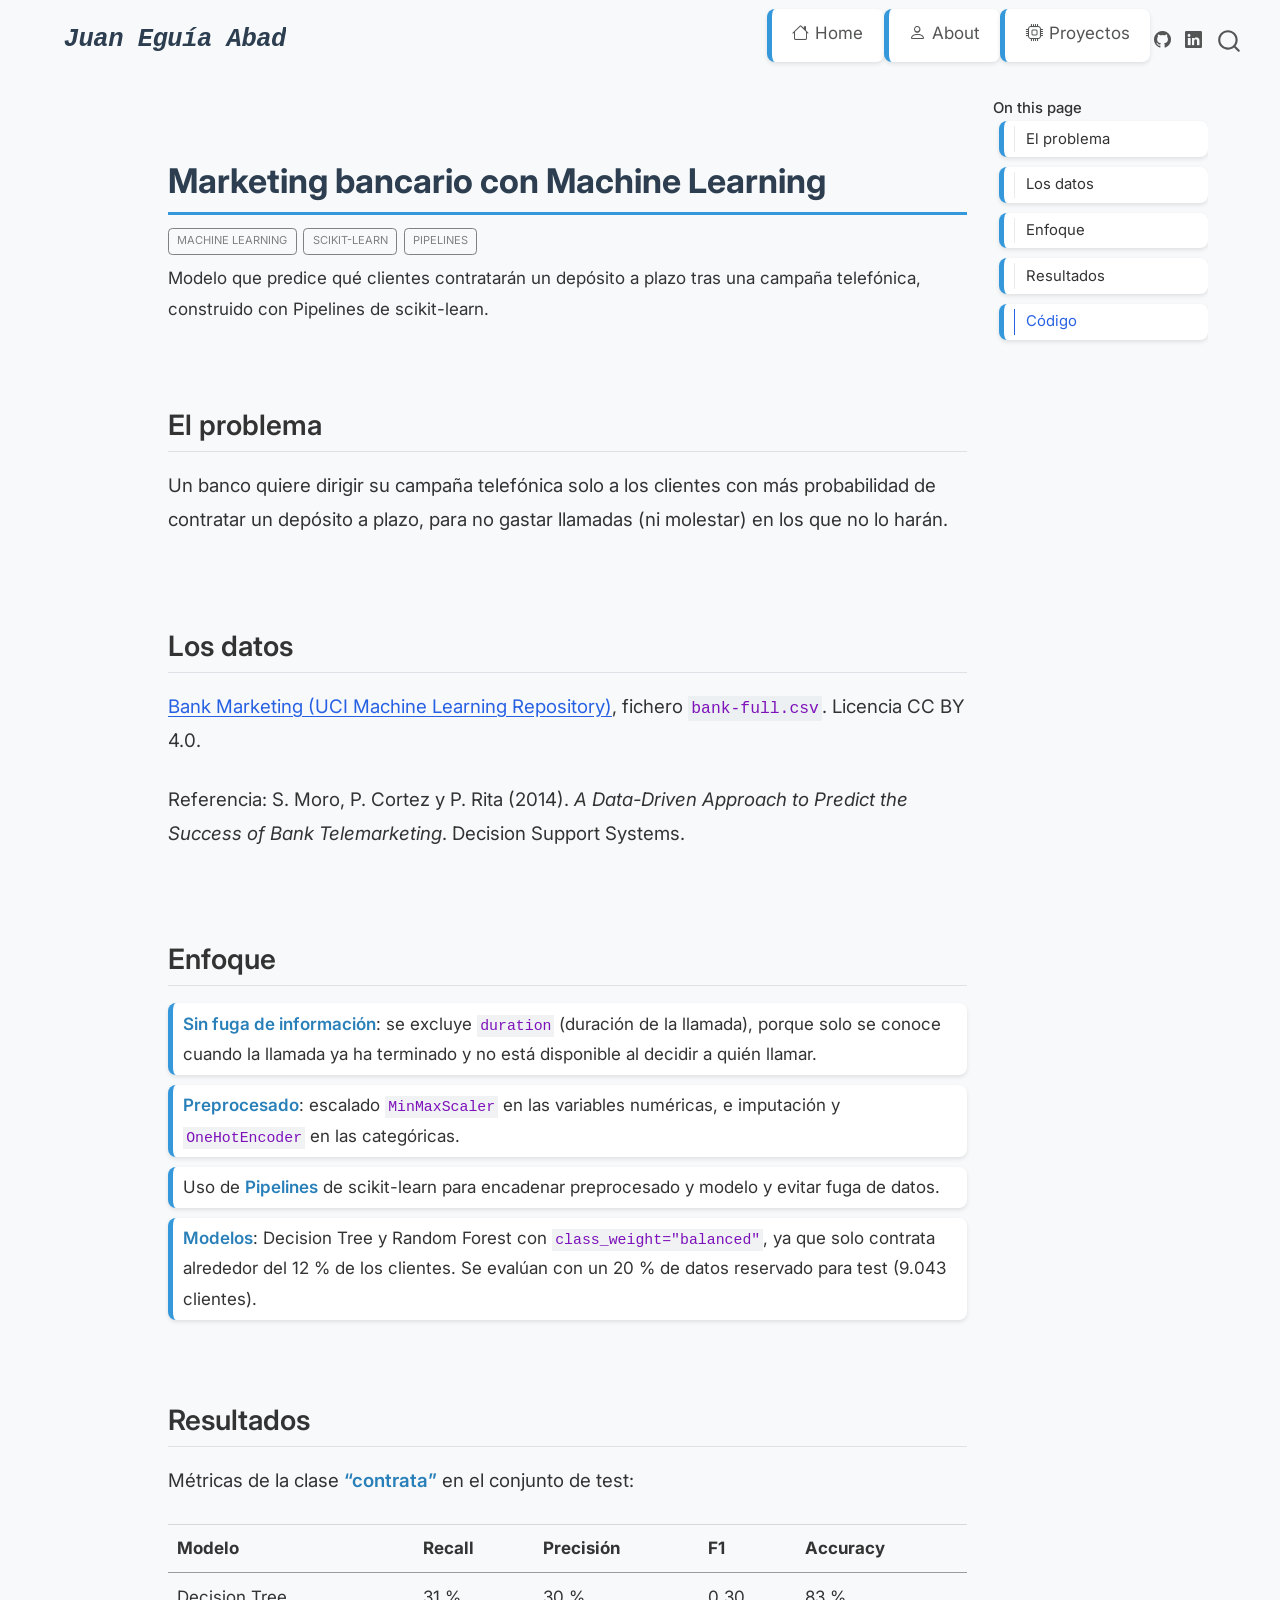
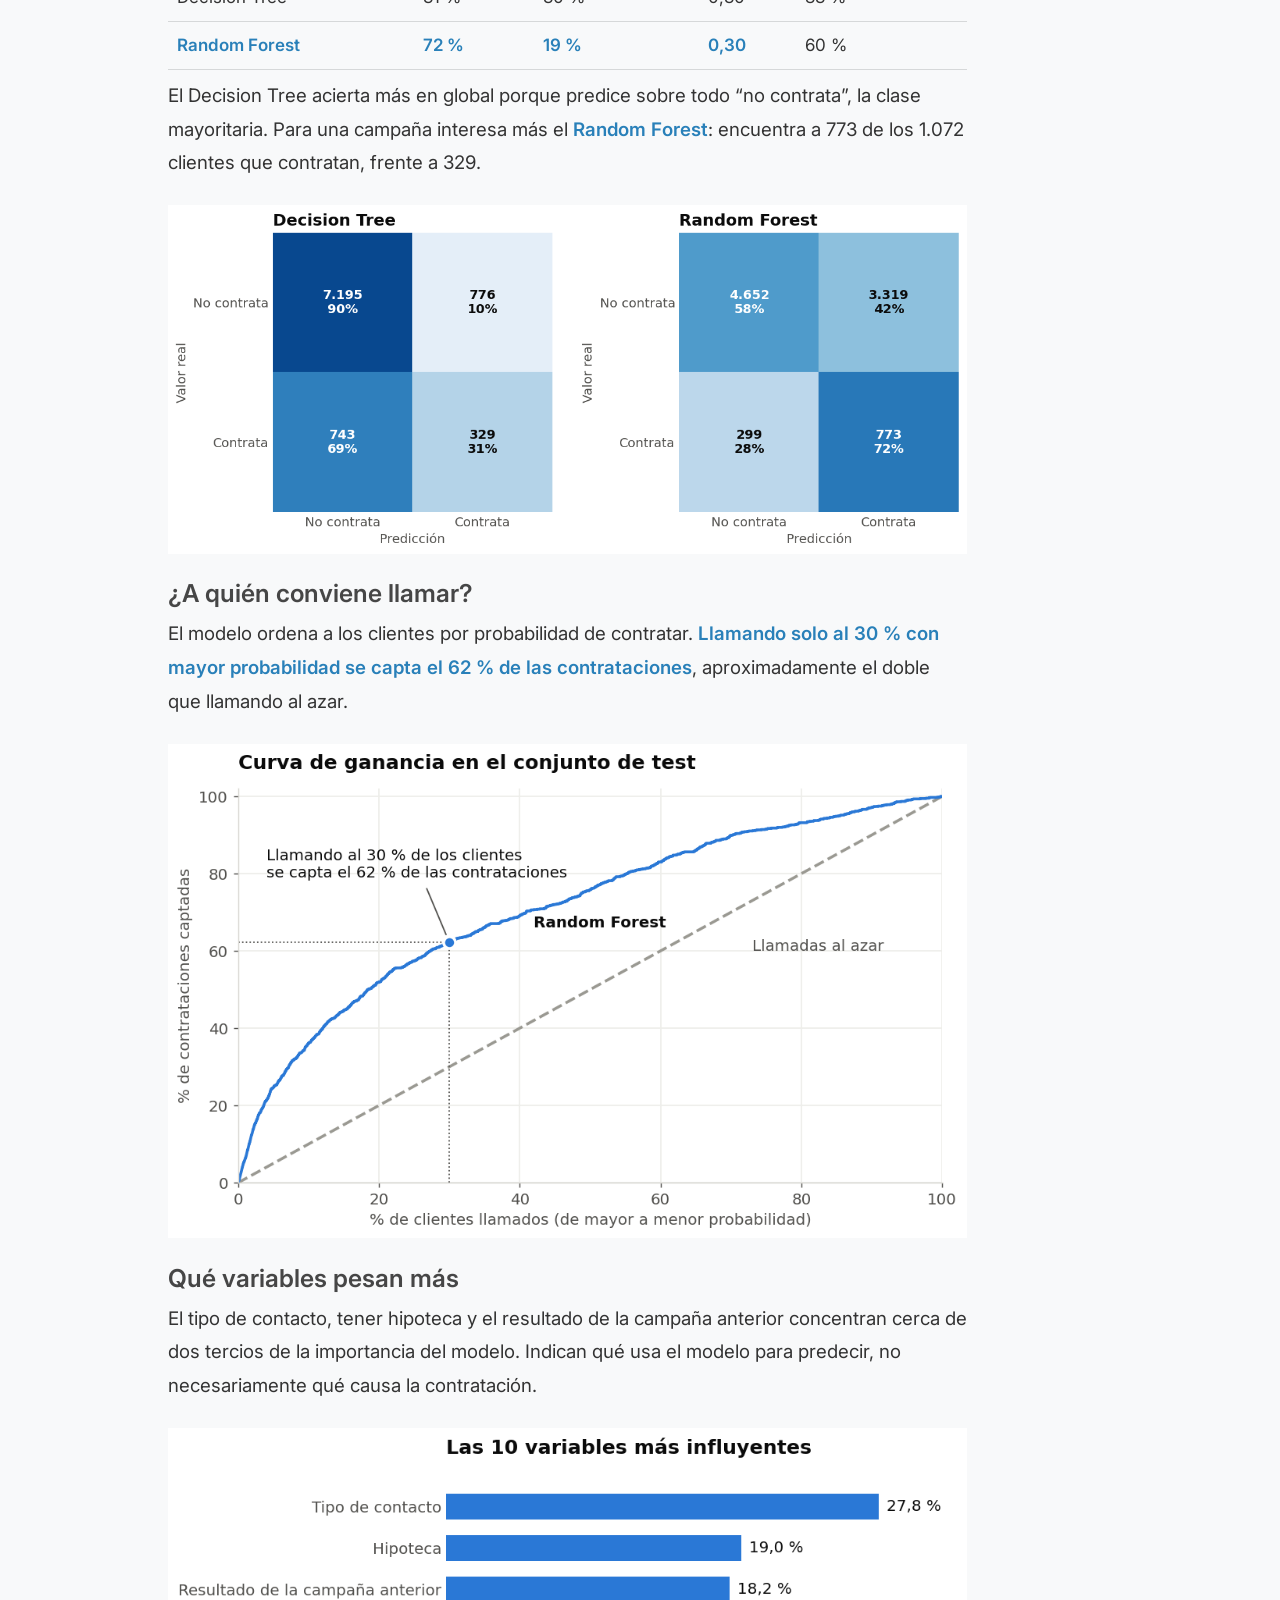
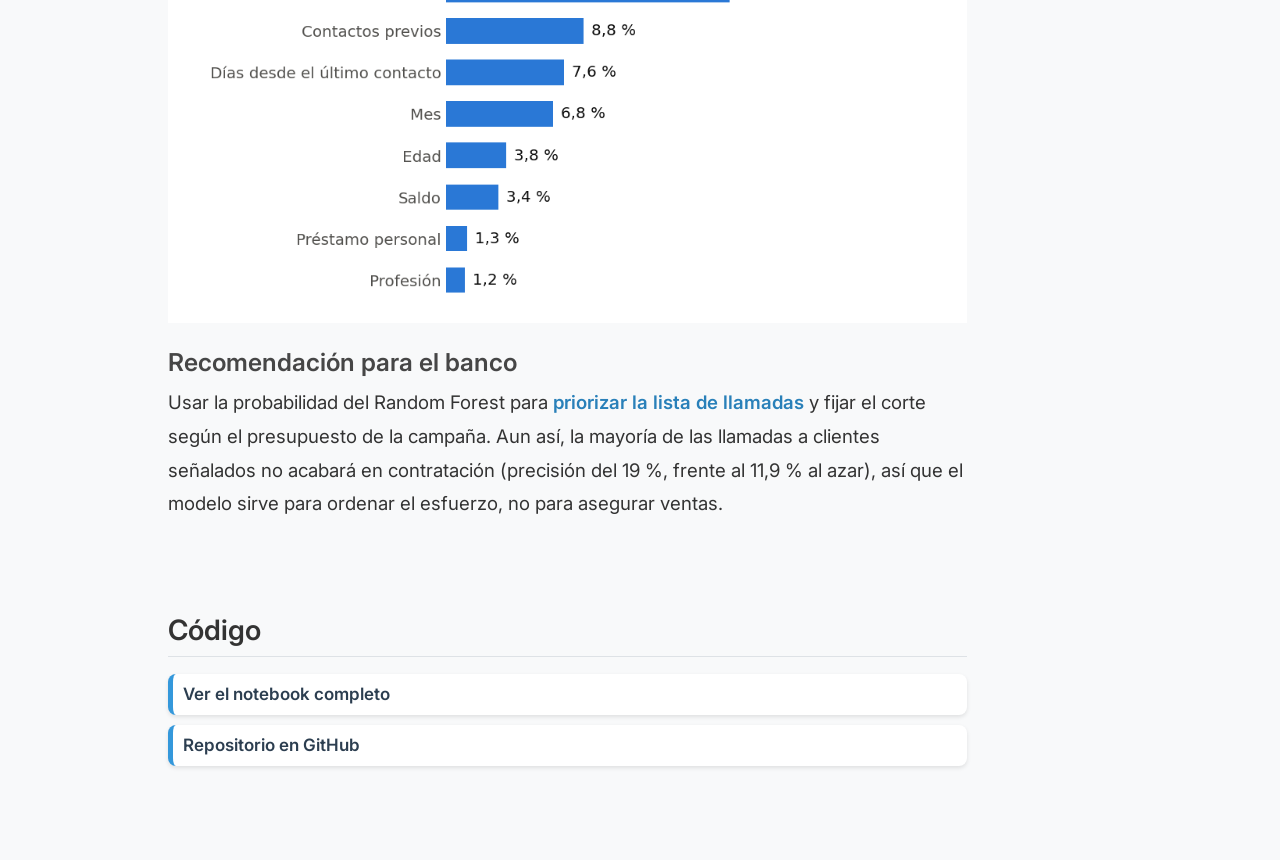
<file: docs/proyectos/marketing-bancario.html>
<!DOCTYPE html>
<html xmlns="http://www.w3.org/1999/xhtml" lang="en" xml:lang="en"><head>

<meta charset="utf-8">
<meta name="generator" content="quarto-1.9.37">

<meta name="viewport" content="width=device-width, initial-scale=1.0, user-scalable=yes">

<meta name="description" content="Modelo que predice qué clientes contratarán un depósito a plazo tras una campaña telefónica, construido con Pipelines de scikit-learn.">

<title>Marketing bancario con Machine Learning – Juan Eguía Abad</title>
<style>
/* Default styles provided by pandoc.
** See https://pandoc.org/MANUAL.html#variables-for-html for config info.
*/
code{white-space: pre-wrap;}
span.smallcaps{font-variant: small-caps;}
div.columns{display: flex; gap: min(4vw, 1.5em);}
div.column{flex: auto; overflow-x: auto;}
div.hanging-indent{margin-left: 1.5em; text-indent: -1.5em;}
ul.task-list{list-style: none;}
ul.task-list li input[type="checkbox"] {
  width: 0.8em;
  margin: 0 0.8em 0.2em -1em; /* quarto-specific, see https://github.com/quarto-dev/quarto-cli/issues/4556 */ 
  vertical-align: middle;
}
</style>


<script src="../site_libs/quarto-nav/quarto-nav.js"></script>
<script src="../site_libs/quarto-nav/headroom.min.js"></script>
<script src="../site_libs/clipboard/clipboard.min.js"></script>
<script src="../site_libs/quarto-search/autocomplete.umd.js"></script>
<script src="../site_libs/quarto-search/fuse.min.js"></script>
<script src="../site_libs/quarto-search/quarto-search.js"></script>
<meta name="quarto:offset" content="../">
<script src="../site_libs/quarto-html/quarto.js" type="module"></script>
<script src="../site_libs/quarto-html/tabsets/tabsets.js" type="module"></script>
<script src="../site_libs/quarto-html/popper.min.js"></script>
<script src="../site_libs/quarto-html/tippy.umd.min.js"></script>
<script src="../site_libs/quarto-html/anchor.min.js"></script>
<link href="../site_libs/quarto-html/tippy.css" rel="stylesheet">
<link href="../site_libs/quarto-html/quarto-syntax-highlighting-7f8f88aac4f3542376d5c11b86a4c14d.css" rel="stylesheet" id="quarto-text-highlighting-styles">
<script src="../site_libs/bootstrap/bootstrap.min.js"></script>
<link href="../site_libs/bootstrap/bootstrap-icons.css" rel="stylesheet">
<link href="../site_libs/bootstrap/bootstrap-a0f9fd0d421825b736dc1bbcbcba2219.min.css" rel="stylesheet" append-hash="true" id="quarto-bootstrap" data-mode="light">
<script id="quarto-search-options" type="application/json">{
  "location": "navbar",
  "copy-button": false,
  "collapse-after": 3,
  "panel-placement": "end",
  "type": "overlay",
  "limit": 50,
  "keyboard-shortcut": [
    "f",
    "/",
    "s"
  ],
  "show-item-context": false,
  "language": {
    "search-no-results-text": "No results",
    "search-matching-documents-text": "matching documents",
    "search-copy-link-title": "Copy link to search",
    "search-hide-matches-text": "Hide additional matches",
    "search-more-match-text": "more match in this document",
    "search-more-matches-text": "more matches in this document",
    "search-clear-button-title": "Clear",
    "search-text-placeholder": "",
    "search-detached-cancel-button-title": "Cancel",
    "search-submit-button-title": "Submit",
    "search-label": "Search"
  }
}</script>


<link rel="stylesheet" href="../styles.css">
</head>

<body class="nav-fixed quarto-light">

<div id="quarto-search-results"></div>
  <header id="quarto-header" class="headroom fixed-top">
    <nav class="navbar navbar-expand-lg " data-bs-theme="dark">
      <div class="navbar-container container-fluid">
      <div class="navbar-brand-container mx-auto">
    <a class="navbar-brand" href="../index.html">
    <span class="navbar-title">Juan Eguía Abad</span>
    </a>
  </div>
            <div id="quarto-search" class="" title="Search"></div>
          <button class="navbar-toggler" type="button" data-bs-toggle="collapse" data-bs-target="#navbarCollapse" aria-controls="navbarCollapse" role="menu" aria-expanded="false" aria-label="Toggle navigation" onclick="if (window.quartoToggleHeadroom) { window.quartoToggleHeadroom(); }">
  <span class="navbar-toggler-icon"></span>
</button>
          <div class="collapse navbar-collapse" id="navbarCollapse">
            <ul class="navbar-nav navbar-nav-scroll ms-auto">
  <li class="nav-item">
    <a class="nav-link" href="../index.html"> <i class="bi bi-house" role="img">
</i> 
<span class="menu-text">Home</span></a>
  </li>  
  <li class="nav-item">
    <a class="nav-link" href="../about.html"> <i class="bi bi-person" role="img">
</i> 
<span class="menu-text">About</span></a>
  </li>  
  <li class="nav-item">
    <a class="nav-link" href="../proyectos.html"> <i class="bi bi-cpu" role="img">
</i> 
<span class="menu-text">Proyectos</span></a>
  </li>  
</ul>
          </div> <!-- /navcollapse -->
            <div class="quarto-navbar-tools">
    <a href="https://github.com/juan1639" title="" class="quarto-navigation-tool px-1" aria-label=""><i class="bi bi-github"></i></a>
    <a href="https://www.linkedin.com/in/juan-egu%C3%ADa-638878b7/" title="" class="quarto-navigation-tool px-1" aria-label=""><i class="bi bi-linkedin"></i></a>
</div>
      </div> <!-- /container-fluid -->
    </nav>
</header>
<!-- content -->
<div id="quarto-content" class="quarto-container page-columns page-rows-contents page-layout-article page-navbar">
<!-- sidebar -->
<!-- margin-sidebar -->
    <div id="quarto-margin-sidebar" class="sidebar margin-sidebar">
        <nav id="TOC" role="doc-toc" class="toc-active">
    <h2 id="toc-title">On this page</h2>
   
  <ul>
  <li><a href="#el-problema" id="toc-el-problema" class="nav-link active" data-scroll-target="#el-problema">El problema</a></li>
  <li><a href="#los-datos" id="toc-los-datos" class="nav-link" data-scroll-target="#los-datos">Los datos</a></li>
  <li><a href="#enfoque" id="toc-enfoque" class="nav-link" data-scroll-target="#enfoque">Enfoque</a></li>
  <li><a href="#resultados" id="toc-resultados" class="nav-link" data-scroll-target="#resultados">Resultados</a>
  <ul class="collapse">
  <li><a href="#a-quién-conviene-llamar" id="toc-a-quién-conviene-llamar" class="nav-link" data-scroll-target="#a-quién-conviene-llamar">¿A quién conviene llamar?</a></li>
  <li><a href="#qué-variables-pesan-más" id="toc-qué-variables-pesan-más" class="nav-link" data-scroll-target="#qué-variables-pesan-más">Qué variables pesan más</a></li>
  <li><a href="#recomendación-para-el-banco" id="toc-recomendación-para-el-banco" class="nav-link" data-scroll-target="#recomendación-para-el-banco">Recomendación para el banco</a></li>
  </ul></li>
  <li><a href="#código" id="toc-código" class="nav-link" data-scroll-target="#código">Código</a></li>
  </ul>
</nav>
    </div>
<!-- main -->
<main class="content" id="quarto-document-content">

<header id="title-block-header" class="quarto-title-block default">
<div class="quarto-title">
<h1 class="title">Marketing bancario con Machine Learning</h1>
  <div class="quarto-categories">
    <div class="quarto-category">Machine Learning</div>
    <div class="quarto-category">scikit-learn</div>
    <div class="quarto-category">Pipelines</div>
  </div>
  </div>

<div>
  <div class="description">
    Modelo que predice qué clientes contratarán un depósito a plazo tras una campaña telefónica, construido con Pipelines de scikit-learn.
  </div>
</div>


<div class="quarto-title-meta">

    
  
    
  </div>
  


</header>


<p><br></p>
<section id="el-problema" class="level2">
<h2 class="anchored" data-anchor-id="el-problema">El problema</h2>
<p>Un banco quiere dirigir su campaña telefónica solo a los clientes con más probabilidad de contratar un depósito a plazo, para no gastar llamadas (ni molestar) en los que no lo harán.</p>
<p><br></p>
</section>
<section id="los-datos" class="level2">
<h2 class="anchored" data-anchor-id="los-datos">Los datos</h2>
<p><a href="https://archive.ics.uci.edu/dataset/222/bank+marketing">Bank Marketing (UCI Machine Learning Repository)</a>, fichero <code>bank-full.csv</code>. Licencia CC BY 4.0.</p>
<p>Referencia: S. Moro, P. Cortez y P. Rita (2014). <em>A Data-Driven Approach to Predict the Success of Bank Telemarketing</em>. Decision Support Systems.</p>
<p><br></p>
</section>
<section id="enfoque" class="level2">
<h2 class="anchored" data-anchor-id="enfoque">Enfoque</h2>
<ul>
<li><strong>Sin fuga de información</strong>: se excluye <code>duration</code> (duración de la llamada), porque solo se conoce cuando la llamada ya ha terminado y no está disponible al decidir a quién llamar.</li>
<li><strong>Preprocesado</strong>: escalado <code>MinMaxScaler</code> en las variables numéricas, e imputación y <code>OneHotEncoder</code> en las categóricas.</li>
<li>Uso de <strong>Pipelines</strong> de scikit-learn para encadenar preprocesado y modelo y evitar fuga de datos.</li>
<li><strong>Modelos</strong>: Decision Tree y Random Forest con <code>class_weight="balanced"</code>, ya que solo contrata alrededor del 12 % de los clientes. Se evalúan con un 20 % de datos reservado para test (9.043 clientes).</li>
</ul>
<p><br></p>
</section>
<section id="resultados" class="level2">
<h2 class="anchored" data-anchor-id="resultados">Resultados</h2>
<p>Métricas de la clase <strong>“contrata”</strong> en el conjunto de test:</p>
<table class="caption-top table">
<thead>
<tr class="header">
<th>Modelo</th>
<th>Recall</th>
<th>Precisión</th>
<th>F1</th>
<th>Accuracy</th>
</tr>
</thead>
<tbody>
<tr class="odd">
<td>Decision Tree</td>
<td>31 %</td>
<td>30 %</td>
<td>0,30</td>
<td>83 %</td>
</tr>
<tr class="even">
<td><strong>Random Forest</strong></td>
<td><strong>72 %</strong></td>
<td><strong>19 %</strong></td>
<td><strong>0,30</strong></td>
<td>60 %</td>
</tr>
</tbody>
</table>
<p>El Decision Tree acierta más en global porque predice sobre todo “no contrata”, la clase mayoritaria. Para una campaña interesa más el <strong>Random Forest</strong>: encuentra a 773 de los 1.072 clientes que contratan, frente a 329.</p>
<p><img src="../img/img-bank-confusion.png" class="img-fluid" alt="Matrices de confusión. Decision Tree: 7.195 verdaderos negativos, 776 falsos positivos, 743 falsos negativos y 329 verdaderos positivos. Random Forest: 4.652, 3.319, 299 y 773."></p>
<section id="a-quién-conviene-llamar" class="level3">
<h3 class="anchored" data-anchor-id="a-quién-conviene-llamar">¿A quién conviene llamar?</h3>
<p>El modelo ordena a los clientes por probabilidad de contratar. <strong>Llamando solo al 30 % con mayor probabilidad se capta el 62 % de las contrataciones</strong>, aproximadamente el doble que llamando al azar.</p>
<p><img src="../img/img-bank-ganancia.png" class="img-fluid" alt="Curva de ganancia del Random Forest frente a llamadas al azar. Llamando al 30 % de los clientes se capta el 62 % de las contrataciones."></p>
</section>
<section id="qué-variables-pesan-más" class="level3">
<h3 class="anchored" data-anchor-id="qué-variables-pesan-más">Qué variables pesan más</h3>
<p>El tipo de contacto, tener hipoteca y el resultado de la campaña anterior concentran cerca de dos tercios de la importancia del modelo. Indican qué usa el modelo para predecir, no necesariamente qué causa la contratación.</p>
<p><img src="../img/img-bank-importancia.png" class="img-fluid" alt="Barras con las 10 variables más influyentes. Las primeras son tipo de contacto (27,8 %), hipoteca (19,0 %) y resultado de la campaña anterior (18,2 %)."></p>
</section>
<section id="recomendación-para-el-banco" class="level3">
<h3 class="anchored" data-anchor-id="recomendación-para-el-banco">Recomendación para el banco</h3>
<p>Usar la probabilidad del Random Forest para <strong>priorizar la lista de llamadas</strong> y fijar el corte según el presupuesto de la campaña. Aun así, la mayoría de las llamadas a clientes señalados no acabará en contratación (precisión del 19 %, frente al 11,9 % al azar), así que el modelo sirve para ordenar el esfuerzo, no para asegurar ventas.</p>
<p><br></p>
</section>
</section>
<section id="código" class="level2">
<h2 class="anchored" data-anchor-id="código">Código</h2>
<ul>
<li><a href="../bank_marketing_pipe.html">Ver el notebook completo</a></li>
<li><a href="https://github.com/juan1639/Bank_marketing_notebook" target="_blank" rel="noopener">Repositorio en GitHub</a></li>
</ul>


</section>

</main> <!-- /main -->
<script id="quarto-html-after-body" type="application/javascript">
  window.document.addEventListener("DOMContentLoaded", function (event) {
    const icon = "";
    const anchorJS = new window.AnchorJS();
    anchorJS.options = {
      placement: 'right',
      icon: icon
    };
    anchorJS.add('.anchored');
    const isCodeAnnotation = (el) => {
      for (const clz of el.classList) {
        if (clz.startsWith('code-annotation-')) {                     
          return true;
        }
      }
      return false;
    }
    const onCopySuccess = function(e) {
      // button target
      const button = e.trigger;
      // don't keep focus
      button.blur();
      // flash "checked"
      button.classList.add('code-copy-button-checked');
      var currentTitle = button.getAttribute("title");
      button.setAttribute("title", "Copied!");
      let tooltip;
      if (window.bootstrap) {
        button.setAttribute("data-bs-toggle", "tooltip");
        button.setAttribute("data-bs-placement", "left");
        button.setAttribute("data-bs-title", "Copied!");
        tooltip = new bootstrap.Tooltip(button, 
          { trigger: "manual", 
            customClass: "code-copy-button-tooltip",
            offset: [0, -8]});
        tooltip.show();    
      }
      setTimeout(function() {
        if (tooltip) {
          tooltip.hide();
          button.removeAttribute("data-bs-title");
          button.removeAttribute("data-bs-toggle");
          button.removeAttribute("data-bs-placement");
        }
        button.setAttribute("title", currentTitle);
        button.classList.remove('code-copy-button-checked');
      }, 1000);
      // clear code selection
      e.clearSelection();
    }
    const getTextToCopy = function(trigger) {
      const outerScaffold = trigger.parentElement.cloneNode(true);
      const codeEl = outerScaffold.querySelector('code');
      for (const childEl of codeEl.children) {
        if (isCodeAnnotation(childEl)) {
          childEl.remove();
        }
      }
      return codeEl.innerText;
    }
    const clipboard = new window.ClipboardJS('.code-copy-button:not([data-in-quarto-modal])', {
      text: getTextToCopy
    });
    clipboard.on('success', onCopySuccess);
    if (window.document.getElementById('quarto-embedded-source-code-modal')) {
      const clipboardModal = new window.ClipboardJS('.code-copy-button[data-in-quarto-modal]', {
        text: getTextToCopy,
        container: window.document.getElementById('quarto-embedded-source-code-modal')
      });
      clipboardModal.on('success', onCopySuccess);
    }
      var localhostRegex = new RegExp(/^(?:http|https):\/\/localhost\:?[0-9]*\//);
      var mailtoRegex = new RegExp(/^mailto:/);
        var filterRegex = new RegExp('/' + window.location.host + '/');
      var isInternal = (href) => {
          return filterRegex.test(href) || localhostRegex.test(href) || mailtoRegex.test(href);
      }
      // Inspect non-navigation links and adorn them if external
     var links = window.document.querySelectorAll('a[href]:not(.nav-link):not(.navbar-brand):not(.toc-action):not(.sidebar-link):not(.sidebar-item-toggle):not(.pagination-link):not(.no-external):not([aria-hidden]):not(.dropdown-item):not(.quarto-navigation-tool):not(.about-link)');
      for (var i=0; i<links.length; i++) {
        const link = links[i];
        if (!isInternal(link.href)) {
          // undo the damage that might have been done by quarto-nav.js in the case of
          // links that we want to consider external
          if (link.dataset.originalHref !== undefined) {
            link.href = link.dataset.originalHref;
          }
            // target, if specified
            link.setAttribute("target", "_blank");
            if (link.getAttribute("rel") === null) {
              link.setAttribute("rel", "noopener");
            }
        }
      }
    function tippyHover(el, contentFn, onTriggerFn, onUntriggerFn) {
      const config = {
        allowHTML: true,
        maxWidth: 500,
        delay: 100,
        arrow: false,
        appendTo: function(el) {
            return el.parentElement;
        },
        interactive: true,
        interactiveBorder: 10,
        theme: 'quarto',
        placement: 'bottom-start',
      };
      if (contentFn) {
        config.content = contentFn;
      }
      if (onTriggerFn) {
        config.onTrigger = onTriggerFn;
      }
      if (onUntriggerFn) {
        config.onUntrigger = onUntriggerFn;
      }
      window.tippy(el, config); 
    }
    const noterefs = window.document.querySelectorAll('a[role="doc-noteref"]');
    for (var i=0; i<noterefs.length; i++) {
      const ref = noterefs[i];
      tippyHover(ref, function() {
        // use id or data attribute instead here
        let href = ref.getAttribute('data-footnote-href') || ref.getAttribute('href');
        try { href = new URL(href).hash; } catch {}
        const id = href.replace(/^#\/?/, "");
        const note = window.document.getElementById(id);
        if (note) {
          return note.innerHTML;
        } else {
          return "";
        }
      });
    }
    const xrefs = window.document.querySelectorAll('a.quarto-xref');
    const processXRef = (id, note) => {
      // Strip column container classes
      const stripColumnClz = (el) => {
        el.classList.remove("page-full", "page-columns");
        if (el.children) {
          for (const child of el.children) {
            stripColumnClz(child);
          }
        }
      }
      stripColumnClz(note)
      if (id === null || id.startsWith('sec-')) {
        // Special case sections, only their first couple elements
        const container = document.createElement("div");
        if (note.children && note.children.length > 2) {
          container.appendChild(note.children[0].cloneNode(true));
          for (let i = 1; i < note.children.length; i++) {
            const child = note.children[i];
            if (child.tagName === "P" && child.innerText === "") {
              continue;
            } else {
              container.appendChild(child.cloneNode(true));
              break;
            }
          }
          if (window.Quarto?.typesetMath) {
            window.Quarto.typesetMath(container);
          }
          return container.innerHTML
        } else {
          if (window.Quarto?.typesetMath) {
            window.Quarto.typesetMath(note);
          }
          return note.innerHTML;
        }
      } else {
        // Remove any anchor links if they are present
        const anchorLink = note.querySelector('a.anchorjs-link');
        if (anchorLink) {
          anchorLink.remove();
        }
        if (window.Quarto?.typesetMath) {
          window.Quarto.typesetMath(note);
        }
        if (note.classList.contains("callout")) {
          return note.outerHTML;
        } else {
          return note.innerHTML;
        }
      }
    }
    for (var i=0; i<xrefs.length; i++) {
      const xref = xrefs[i];
      tippyHover(xref, undefined, function(instance) {
        instance.disable();
        let url = xref.getAttribute('href');
        let hash = undefined; 
        if (url.startsWith('#')) {
          hash = url;
        } else {
          try { hash = new URL(url).hash; } catch {}
        }
        if (hash) {
          const id = hash.replace(/^#\/?/, "");
          const note = window.document.getElementById(id);
          if (note !== null) {
            try {
              const html = processXRef(id, note.cloneNode(true));
              instance.setContent(html);
            } finally {
              instance.enable();
              instance.show();
            }
          } else {
            // See if we can fetch this
            fetch(url.split('#')[0])
            .then(res => res.text())
            .then(html => {
              const parser = new DOMParser();
              const htmlDoc = parser.parseFromString(html, "text/html");
              const note = htmlDoc.getElementById(id);
              if (note !== null) {
                const html = processXRef(id, note);
                instance.setContent(html);
              } 
            }).finally(() => {
              instance.enable();
              instance.show();
            });
          }
        } else {
          // See if we can fetch a full url (with no hash to target)
          // This is a special case and we should probably do some content thinning / targeting
          fetch(url)
          .then(res => res.text())
          .then(html => {
            const parser = new DOMParser();
            const htmlDoc = parser.parseFromString(html, "text/html");
            const note = htmlDoc.querySelector('main.content');
            if (note !== null) {
              // This should only happen for chapter cross references
              // (since there is no id in the URL)
              // remove the first header
              if (note.children.length > 0 && note.children[0].tagName === "HEADER") {
                note.children[0].remove();
              }
              const html = processXRef(null, note);
              instance.setContent(html);
            } 
          }).finally(() => {
            instance.enable();
            instance.show();
          });
        }
      }, function(instance) {
      });
    }
        let selectedAnnoteEl;
        const selectorForAnnotation = ( cell, annotation) => {
          let cellAttr = 'data-code-cell="' + cell + '"';
          let lineAttr = 'data-code-annotation="' +  annotation + '"';
          const selector = 'span[' + cellAttr + '][' + lineAttr + ']';
          return selector;
        }
        const selectCodeLines = (annoteEl) => {
          const doc = window.document;
          const targetCell = annoteEl.getAttribute("data-target-cell");
          const targetAnnotation = annoteEl.getAttribute("data-target-annotation");
          const annoteSpan = window.document.querySelector(selectorForAnnotation(targetCell, targetAnnotation));
          const lines = annoteSpan.getAttribute("data-code-lines").split(",");
          const lineIds = lines.map((line) => {
            return targetCell + "-" + line;
          })
          let top = null;
          let height = null;
          let parent = null;
          if (lineIds.length > 0) {
              //compute the position of the single el (top and bottom and make a div)
              const el = window.document.getElementById(lineIds[0]);
              top = el.offsetTop;
              height = el.offsetHeight;
              parent = el.parentElement.parentElement;
            if (lineIds.length > 1) {
              const lastEl = window.document.getElementById(lineIds[lineIds.length - 1]);
              const bottom = lastEl.offsetTop + lastEl.offsetHeight;
              height = bottom - top;
            }
            if (top !== null && height !== null && parent !== null) {
              // cook up a div (if necessary) and position it 
              let div = window.document.getElementById("code-annotation-line-highlight");
              if (div === null) {
                div = window.document.createElement("div");
                div.setAttribute("id", "code-annotation-line-highlight");
                div.style.position = 'absolute';
                parent.appendChild(div);
              }
              div.style.top = top - 2 + "px";
              div.style.height = height + 4 + "px";
              div.style.left = 0;
              let gutterDiv = window.document.getElementById("code-annotation-line-highlight-gutter");
              if (gutterDiv === null) {
                gutterDiv = window.document.createElement("div");
                gutterDiv.setAttribute("id", "code-annotation-line-highlight-gutter");
                gutterDiv.style.position = 'absolute';
                const codeCell = window.document.getElementById(targetCell);
                const gutter = codeCell.querySelector('.code-annotation-gutter');
                gutter.appendChild(gutterDiv);
              }
              gutterDiv.style.top = top - 2 + "px";
              gutterDiv.style.height = height + 4 + "px";
            }
            selectedAnnoteEl = annoteEl;
          }
        };
        const unselectCodeLines = () => {
          const elementsIds = ["code-annotation-line-highlight", "code-annotation-line-highlight-gutter"];
          elementsIds.forEach((elId) => {
            const div = window.document.getElementById(elId);
            if (div) {
              div.remove();
            }
          });
          selectedAnnoteEl = undefined;
        };
          // Handle positioning of the toggle
      window.addEventListener(
        "resize",
        throttle(() => {
          elRect = undefined;
          if (selectedAnnoteEl) {
            selectCodeLines(selectedAnnoteEl);
          }
        }, 10)
      );
      function throttle(fn, ms) {
      let throttle = false;
      let timer;
        return (...args) => {
          if(!throttle) { // first call gets through
              fn.apply(this, args);
              throttle = true;
          } else { // all the others get throttled
              if(timer) clearTimeout(timer); // cancel #2
              timer = setTimeout(() => {
                fn.apply(this, args);
                timer = throttle = false;
              }, ms);
          }
        };
      }
        // Attach click handler to the DT
        const annoteDls = window.document.querySelectorAll('dt[data-target-cell]');
        for (const annoteDlNode of annoteDls) {
          annoteDlNode.addEventListener('click', (event) => {
            const clickedEl = event.target;
            if (clickedEl !== selectedAnnoteEl) {
              unselectCodeLines();
              const activeEl = window.document.querySelector('dt[data-target-cell].code-annotation-active');
              if (activeEl) {
                activeEl.classList.remove('code-annotation-active');
              }
              selectCodeLines(clickedEl);
              clickedEl.classList.add('code-annotation-active');
            } else {
              // Unselect the line
              unselectCodeLines();
              clickedEl.classList.remove('code-annotation-active');
            }
          });
        }
    const findCites = (el) => {
      const parentEl = el.parentElement;
      if (parentEl) {
        const cites = parentEl.dataset.cites;
        if (cites) {
          return {
            el,
            cites: cites.split(' ')
          };
        } else {
          return findCites(el.parentElement)
        }
      } else {
        return undefined;
      }
    };
    var bibliorefs = window.document.querySelectorAll('a[role="doc-biblioref"]');
    for (var i=0; i<bibliorefs.length; i++) {
      const ref = bibliorefs[i];
      const citeInfo = findCites(ref);
      if (citeInfo) {
        tippyHover(citeInfo.el, function() {
          var popup = window.document.createElement('div');
          citeInfo.cites.forEach(function(cite) {
            var citeDiv = window.document.createElement('div');
            citeDiv.classList.add('hanging-indent');
            citeDiv.classList.add('csl-entry');
            var biblioDiv = window.document.getElementById('ref-' + cite);
            if (biblioDiv) {
              citeDiv.innerHTML = biblioDiv.innerHTML;
            }
            popup.appendChild(citeDiv);
          });
          return popup.innerHTML;
        });
      }
    }
  });
  </script>
</div> <!-- /content -->




</body></html>
</file>
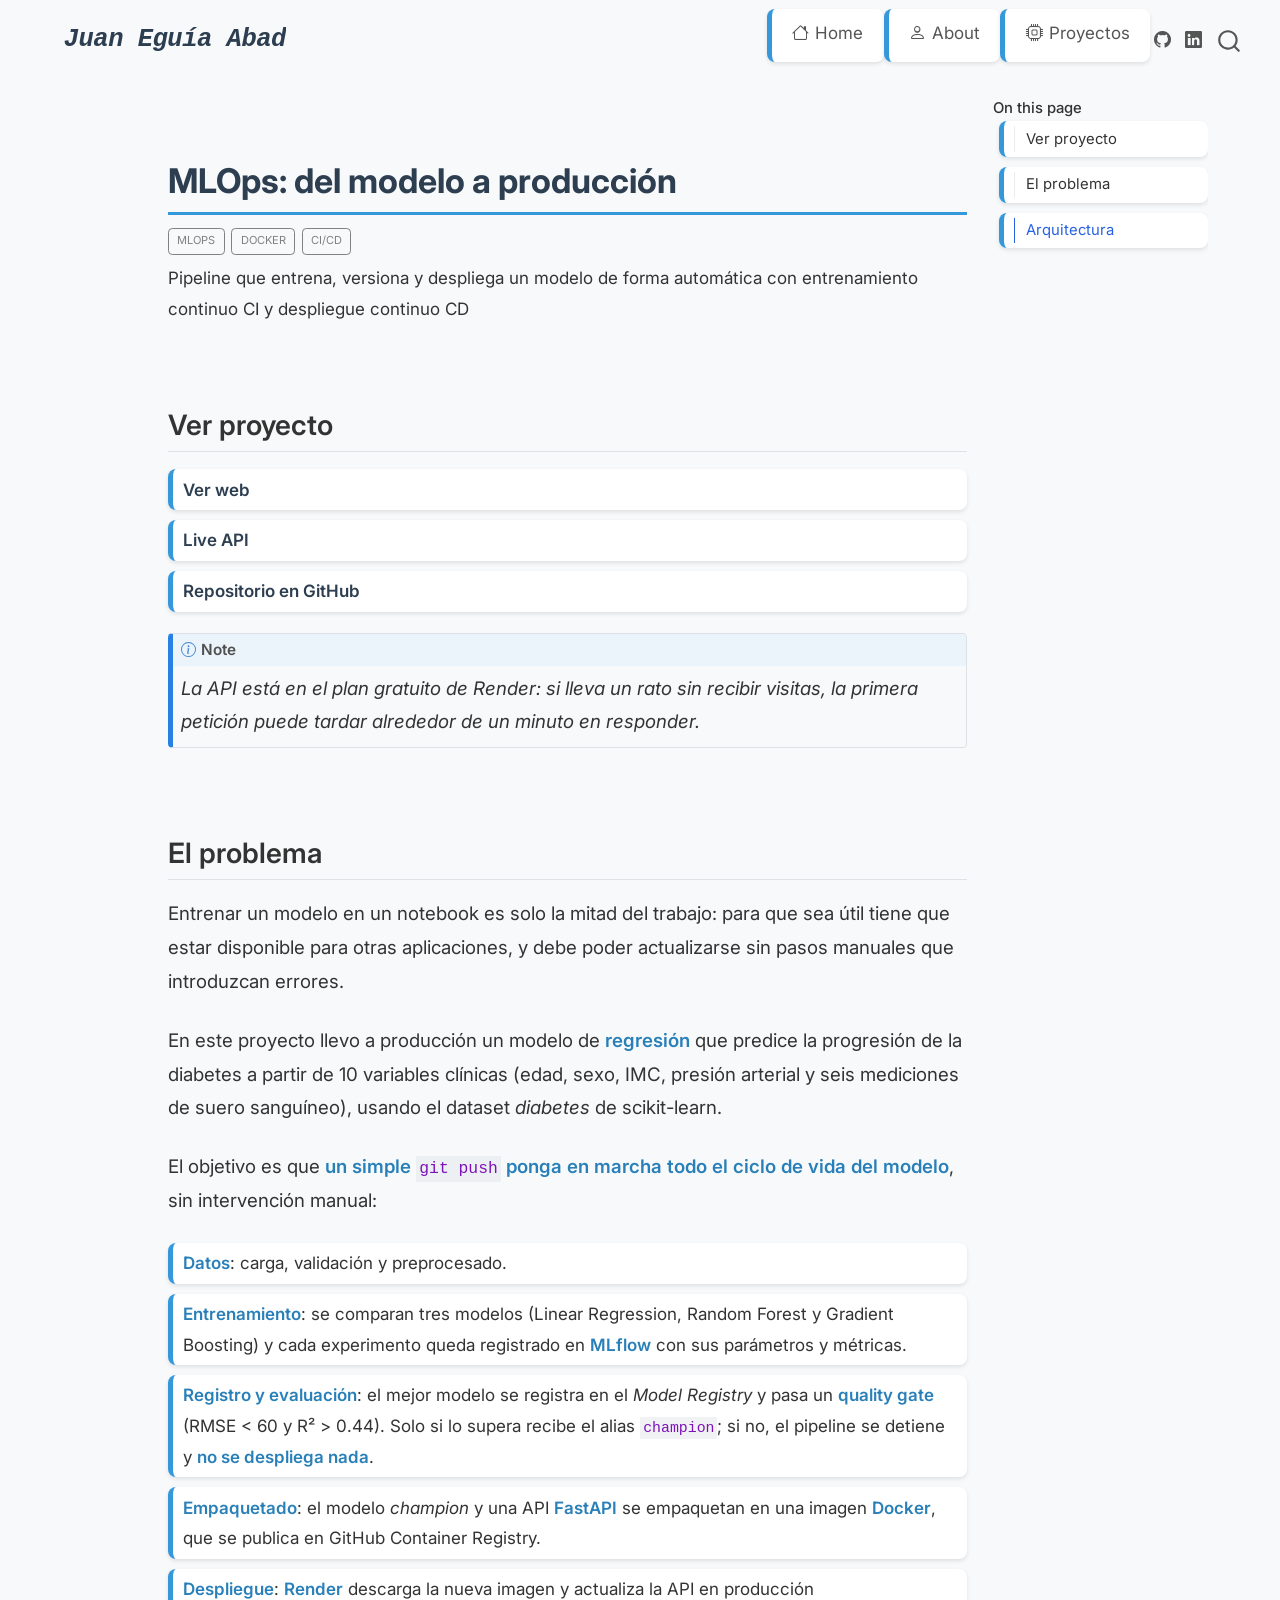
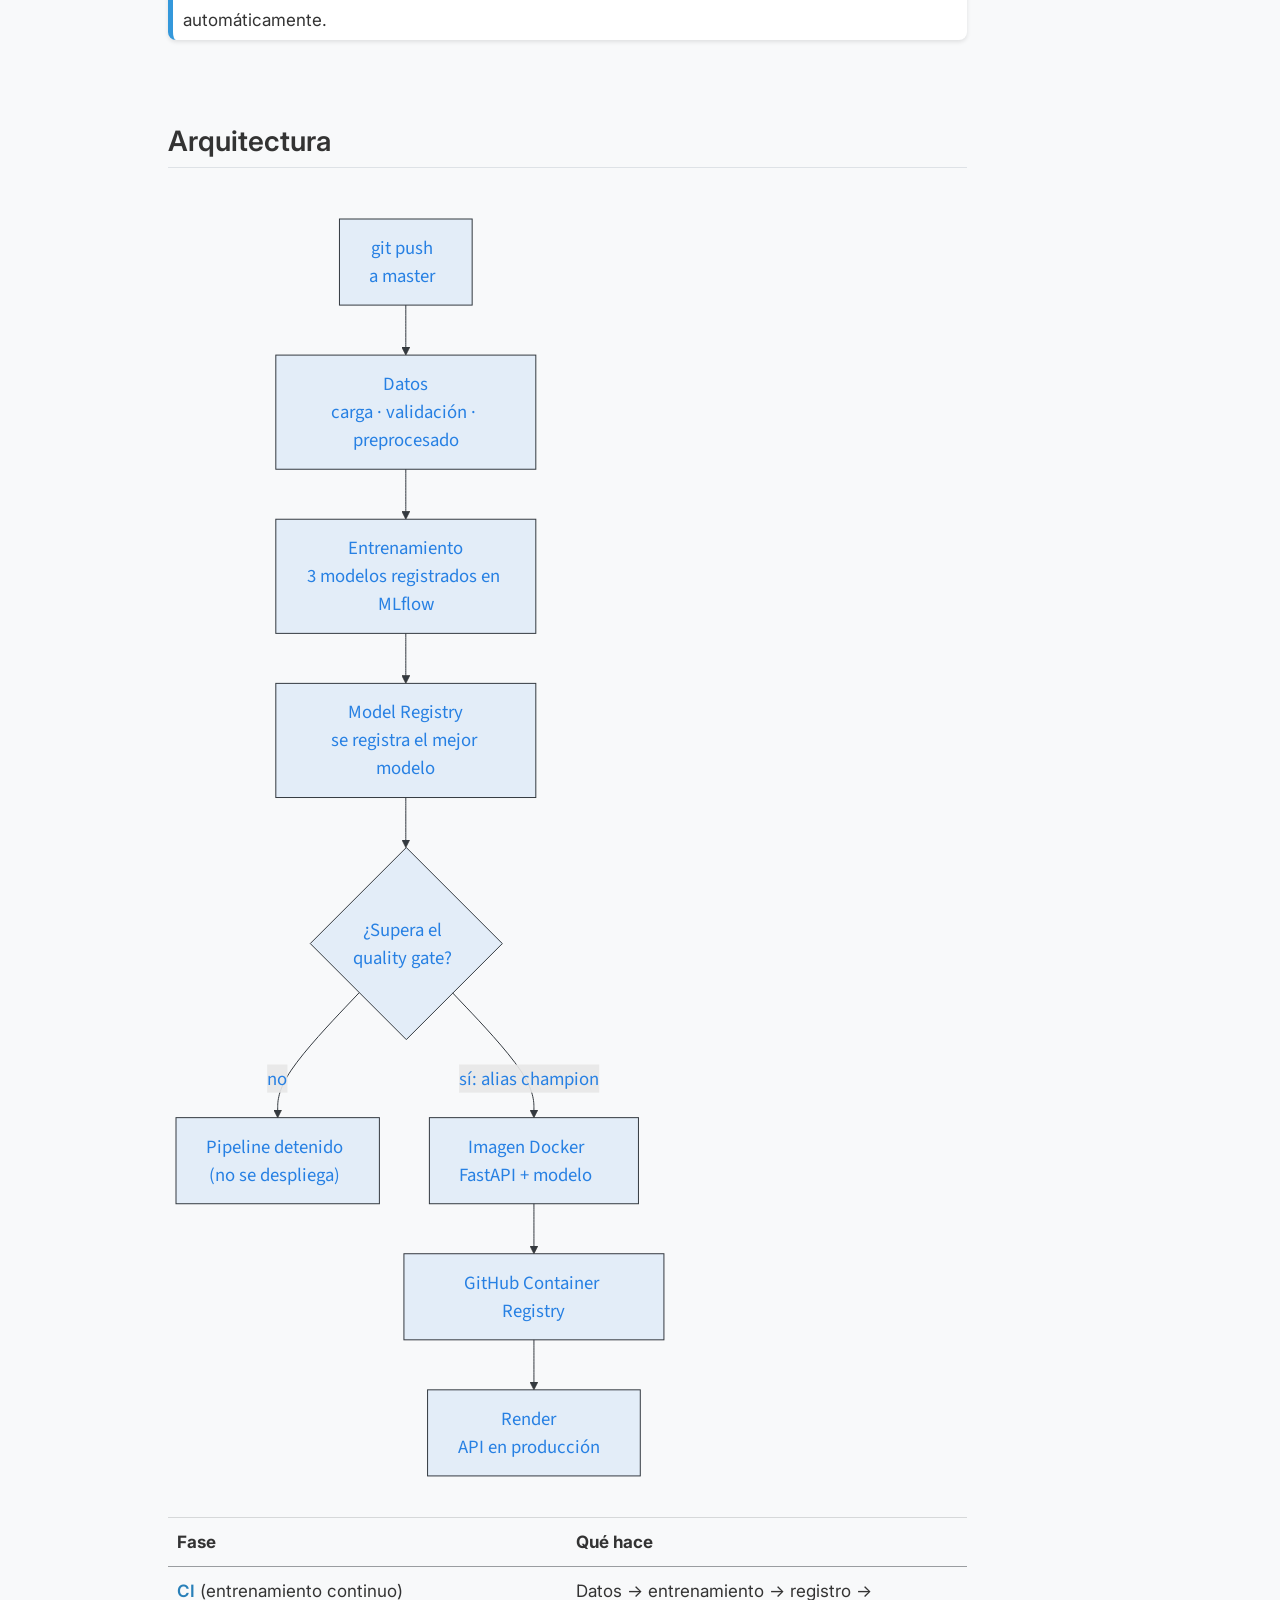
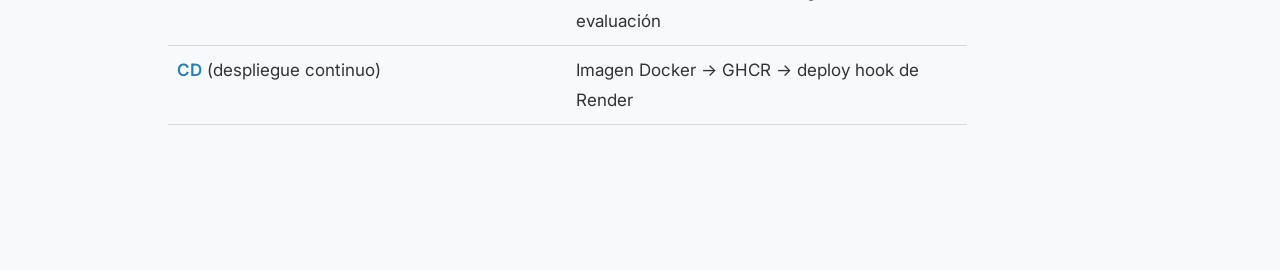
<file: docs/proyectos/mlops.html>
<!DOCTYPE html>
<html xmlns="http://www.w3.org/1999/xhtml" lang="en" xml:lang="en"><head>

<meta charset="utf-8">
<meta name="generator" content="quarto-1.9.37">

<meta name="viewport" content="width=device-width, initial-scale=1.0, user-scalable=yes">

<meta name="description" content="Pipeline que entrena, versiona y despliega un modelo de forma automática con entrenamiento continuo CI y despliegue continuo CD">

<title>MLOps: del modelo a producción – Juan Eguía Abad</title>
<style>
/* Default styles provided by pandoc.
** See https://pandoc.org/MANUAL.html#variables-for-html for config info.
*/
code{white-space: pre-wrap;}
span.smallcaps{font-variant: small-caps;}
div.columns{display: flex; gap: min(4vw, 1.5em);}
div.column{flex: auto; overflow-x: auto;}
div.hanging-indent{margin-left: 1.5em; text-indent: -1.5em;}
ul.task-list{list-style: none;}
ul.task-list li input[type="checkbox"] {
  width: 0.8em;
  margin: 0 0.8em 0.2em -1em; /* quarto-specific, see https://github.com/quarto-dev/quarto-cli/issues/4556 */ 
  vertical-align: middle;
}
</style>


<script src="../site_libs/quarto-nav/quarto-nav.js"></script>
<script src="../site_libs/quarto-nav/headroom.min.js"></script>
<script src="../site_libs/clipboard/clipboard.min.js"></script>
<script src="../site_libs/quarto-search/autocomplete.umd.js"></script>
<script src="../site_libs/quarto-search/fuse.min.js"></script>
<script src="../site_libs/quarto-search/quarto-search.js"></script>
<meta name="quarto:offset" content="../">
<script src="../site_libs/quarto-html/quarto.js" type="module"></script>
<script src="../site_libs/quarto-html/tabsets/tabsets.js" type="module"></script>
<script src="../site_libs/quarto-html/popper.min.js"></script>
<script src="../site_libs/quarto-html/tippy.umd.min.js"></script>
<script src="../site_libs/quarto-html/anchor.min.js"></script>
<link href="../site_libs/quarto-html/tippy.css" rel="stylesheet">
<link href="../site_libs/quarto-html/quarto-syntax-highlighting-7f8f88aac4f3542376d5c11b86a4c14d.css" rel="stylesheet" id="quarto-text-highlighting-styles">
<script src="../site_libs/bootstrap/bootstrap.min.js"></script>
<link href="../site_libs/bootstrap/bootstrap-icons.css" rel="stylesheet">
<link href="../site_libs/bootstrap/bootstrap-a0f9fd0d421825b736dc1bbcbcba2219.min.css" rel="stylesheet" append-hash="true" id="quarto-bootstrap" data-mode="light">
<script id="quarto-search-options" type="application/json">{
  "location": "navbar",
  "copy-button": false,
  "collapse-after": 3,
  "panel-placement": "end",
  "type": "overlay",
  "limit": 50,
  "keyboard-shortcut": [
    "f",
    "/",
    "s"
  ],
  "show-item-context": false,
  "language": {
    "search-no-results-text": "No results",
    "search-matching-documents-text": "matching documents",
    "search-copy-link-title": "Copy link to search",
    "search-hide-matches-text": "Hide additional matches",
    "search-more-match-text": "more match in this document",
    "search-more-matches-text": "more matches in this document",
    "search-clear-button-title": "Clear",
    "search-text-placeholder": "",
    "search-detached-cancel-button-title": "Cancel",
    "search-submit-button-title": "Submit",
    "search-label": "Search"
  }
}</script>
<script src="../site_libs/quarto-diagram/mermaid.min.js"></script>
<script src="../site_libs/quarto-diagram/mermaid-init.js"></script>
<link href="../site_libs/quarto-diagram/mermaid.css" rel="stylesheet">


<link rel="stylesheet" href="../styles.css">
</head>

<body class="nav-fixed quarto-light">

<div id="quarto-search-results"></div>
  <header id="quarto-header" class="headroom fixed-top">
    <nav class="navbar navbar-expand-lg " data-bs-theme="dark">
      <div class="navbar-container container-fluid">
      <div class="navbar-brand-container mx-auto">
    <a class="navbar-brand" href="../index.html">
    <span class="navbar-title">Juan Eguía Abad</span>
    </a>
  </div>
            <div id="quarto-search" class="" title="Search"></div>
          <button class="navbar-toggler" type="button" data-bs-toggle="collapse" data-bs-target="#navbarCollapse" aria-controls="navbarCollapse" role="menu" aria-expanded="false" aria-label="Toggle navigation" onclick="if (window.quartoToggleHeadroom) { window.quartoToggleHeadroom(); }">
  <span class="navbar-toggler-icon"></span>
</button>
          <div class="collapse navbar-collapse" id="navbarCollapse">
            <ul class="navbar-nav navbar-nav-scroll ms-auto">
  <li class="nav-item">
    <a class="nav-link" href="../index.html"> <i class="bi bi-house" role="img">
</i> 
<span class="menu-text">Home</span></a>
  </li>  
  <li class="nav-item">
    <a class="nav-link" href="../about.html"> <i class="bi bi-person" role="img">
</i> 
<span class="menu-text">About</span></a>
  </li>  
  <li class="nav-item">
    <a class="nav-link" href="../proyectos.html"> <i class="bi bi-cpu" role="img">
</i> 
<span class="menu-text">Proyectos</span></a>
  </li>  
</ul>
          </div> <!-- /navcollapse -->
            <div class="quarto-navbar-tools">
    <a href="https://github.com/juan1639" title="" class="quarto-navigation-tool px-1" aria-label=""><i class="bi bi-github"></i></a>
    <a href="https://www.linkedin.com/in/juan-egu%C3%ADa-638878b7/" title="" class="quarto-navigation-tool px-1" aria-label=""><i class="bi bi-linkedin"></i></a>
</div>
      </div> <!-- /container-fluid -->
    </nav>
</header>
<!-- content -->
<div id="quarto-content" class="quarto-container page-columns page-rows-contents page-layout-article page-navbar">
<!-- sidebar -->
<!-- margin-sidebar -->
    <div id="quarto-margin-sidebar" class="sidebar margin-sidebar">
        <nav id="TOC" role="doc-toc" class="toc-active">
    <h2 id="toc-title">On this page</h2>
   
  <ul>
  <li><a href="#ver-proyecto" id="toc-ver-proyecto" class="nav-link active" data-scroll-target="#ver-proyecto">Ver proyecto</a></li>
  <li><a href="#el-problema" id="toc-el-problema" class="nav-link" data-scroll-target="#el-problema">El problema</a></li>
  <li><a href="#arquitectura" id="toc-arquitectura" class="nav-link" data-scroll-target="#arquitectura">Arquitectura</a></li>
  </ul>
</nav>
    </div>
<!-- main -->
<main class="content" id="quarto-document-content">

<header id="title-block-header" class="quarto-title-block default">
<div class="quarto-title">
<h1 class="title">MLOps: del modelo a producción</h1>
  <div class="quarto-categories">
    <div class="quarto-category">MLOps</div>
    <div class="quarto-category">Docker</div>
    <div class="quarto-category">CI/CD</div>
  </div>
  </div>

<div>
  <div class="description">
    Pipeline que entrena, versiona y despliega un modelo de forma automática con entrenamiento continuo CI y despliegue continuo CD
  </div>
</div>


<div class="quarto-title-meta">

    
  
    
  </div>
  


</header>


<p><br></p>
<section id="ver-proyecto" class="level2">
<h2 class="anchored" data-anchor-id="ver-proyecto">Ver proyecto</h2>
<ul>
<li><a href="https://mi-web-fastapi-diabetes.vercel.app" target="_blank" rel="noopener">Ver web</a></li>
<li><a href="https://mlops-diabetes-latest.onrender.com/docs" target="_blank" rel="noopener">Live API</a></li>
<li><a href="https://github.com/juan1639/MLOps_diabetes" target="_blank" rel="noopener">Repositorio en GitHub</a></li>
</ul>
<div class="callout callout-style-default callout-note callout-titled">
<div class="callout-header d-flex align-content-center">
<div class="callout-icon-container">
<i class="callout-icon"></i>
</div>
<div class="callout-title-container flex-fill">
Note
</div>
</div>
<div class="callout-body-container callout-body">
<p><em>La API está en el plan gratuito de Render: si lleva un rato sin recibir</em> <em>visitas, la primera petición puede tardar alrededor de un minuto en responder.</em></p>
</div>
</div>
<p><br></p>
</section>
<section id="el-problema" class="level2">
<h2 class="anchored" data-anchor-id="el-problema">El problema</h2>
<p>Entrenar un modelo en un notebook es solo la mitad del trabajo: para que sea útil tiene que estar disponible para otras aplicaciones, y debe poder actualizarse sin pasos manuales que introduzcan errores.</p>
<p>En este proyecto llevo a producción un modelo de <strong>regresión</strong> que predice la progresión de la diabetes a partir de 10 variables clínicas (edad, sexo, IMC, presión arterial y seis mediciones de suero sanguíneo), usando el dataset <em>diabetes</em> de scikit-learn.</p>
<p>El objetivo es que <strong>un simple <code>git push</code> ponga en marcha todo el ciclo de vida del modelo</strong>, sin intervención manual:</p>
<ul>
<li><strong>Datos</strong>: carga, validación y preprocesado.</li>
<li><strong>Entrenamiento</strong>: se comparan tres modelos (Linear Regression, Random Forest y Gradient Boosting) y cada experimento queda registrado en <strong>MLflow</strong> con sus parámetros y métricas.</li>
<li><strong>Registro y evaluación</strong>: el mejor modelo se registra en el <em>Model Registry</em> y pasa un <strong>quality gate</strong> (RMSE &lt; 60 y R² &gt; 0.44). Solo si lo supera recibe el alias <code>champion</code>; si no, el pipeline se detiene y <strong>no se despliega nada</strong>.</li>
<li><strong>Empaquetado</strong>: el modelo <em>champion</em> y una API <strong>FastAPI</strong> se empaquetan en una imagen <strong>Docker</strong>, que se publica en GitHub Container Registry.</li>
<li><strong>Despliegue</strong>: <strong>Render</strong> descarga la nueva imagen y actualiza la API en producción automáticamente.</li>
</ul>
<p><br></p>
</section>
<section id="arquitectura" class="level2">
<h2 class="anchored" data-anchor-id="arquitectura">Arquitectura</h2>
<div class="cell" data-layout-align="default">
<div class="cell-output-display">
<div>
<p></p><figure class="figure"><p></p>
<div>
<pre class="mermaid mermaid-js">flowchart TD
    A["git push&lt;br/&gt;a master"] --&gt; B["Datos&lt;br/&gt;carga · validación · preprocesado"]
    B --&gt; C["Entrenamiento&lt;br/&gt;3 modelos registrados en MLflow"]
    C --&gt; D["Model Registry&lt;br/&gt;se registra el mejor modelo"]
    D --&gt; E{"¿Supera el&lt;br/&gt;quality gate?"}
    E -- "no" --&gt; X["Pipeline detenido&lt;br/&gt;(no se despliega)"]
    E -- "sí: alias champion" --&gt; F["Imagen Docker&lt;br/&gt;FastAPI + modelo"]
    F --&gt; G["GitHub Container Registry"]
    G --&gt; H["Render&lt;br/&gt;API en producción"]
</pre>
</div>
<p></p></figure><p></p>
</div>
</div>
</div>
<table class="caption-top table">
<colgroup>
<col style="width: 50%">
<col style="width: 50%">
</colgroup>
<thead>
<tr class="header">
<th>Fase</th>
<th>Qué hace</th>
</tr>
</thead>
<tbody>
<tr class="odd">
<td><strong>CI</strong> (entrenamiento continuo)</td>
<td>Datos → entrenamiento → registro → evaluación</td>
</tr>
<tr class="even">
<td><strong>CD</strong> (despliegue continuo)</td>
<td>Imagen Docker → GHCR → deploy hook de Render</td>
</tr>
</tbody>
</table>
<p><br></p>


</section>

</main> <!-- /main -->
<script id="quarto-html-after-body" type="application/javascript">
  window.document.addEventListener("DOMContentLoaded", function (event) {
    const icon = "";
    const anchorJS = new window.AnchorJS();
    anchorJS.options = {
      placement: 'right',
      icon: icon
    };
    anchorJS.add('.anchored');
    const isCodeAnnotation = (el) => {
      for (const clz of el.classList) {
        if (clz.startsWith('code-annotation-')) {                     
          return true;
        }
      }
      return false;
    }
    const onCopySuccess = function(e) {
      // button target
      const button = e.trigger;
      // don't keep focus
      button.blur();
      // flash "checked"
      button.classList.add('code-copy-button-checked');
      var currentTitle = button.getAttribute("title");
      button.setAttribute("title", "Copied!");
      let tooltip;
      if (window.bootstrap) {
        button.setAttribute("data-bs-toggle", "tooltip");
        button.setAttribute("data-bs-placement", "left");
        button.setAttribute("data-bs-title", "Copied!");
        tooltip = new bootstrap.Tooltip(button, 
          { trigger: "manual", 
            customClass: "code-copy-button-tooltip",
            offset: [0, -8]});
        tooltip.show();    
      }
      setTimeout(function() {
        if (tooltip) {
          tooltip.hide();
          button.removeAttribute("data-bs-title");
          button.removeAttribute("data-bs-toggle");
          button.removeAttribute("data-bs-placement");
        }
        button.setAttribute("title", currentTitle);
        button.classList.remove('code-copy-button-checked');
      }, 1000);
      // clear code selection
      e.clearSelection();
    }
    const getTextToCopy = function(trigger) {
      const outerScaffold = trigger.parentElement.cloneNode(true);
      const codeEl = outerScaffold.querySelector('code');
      for (const childEl of codeEl.children) {
        if (isCodeAnnotation(childEl)) {
          childEl.remove();
        }
      }
      return codeEl.innerText;
    }
    const clipboard = new window.ClipboardJS('.code-copy-button:not([data-in-quarto-modal])', {
      text: getTextToCopy
    });
    clipboard.on('success', onCopySuccess);
    if (window.document.getElementById('quarto-embedded-source-code-modal')) {
      const clipboardModal = new window.ClipboardJS('.code-copy-button[data-in-quarto-modal]', {
        text: getTextToCopy,
        container: window.document.getElementById('quarto-embedded-source-code-modal')
      });
      clipboardModal.on('success', onCopySuccess);
    }
      var localhostRegex = new RegExp(/^(?:http|https):\/\/localhost\:?[0-9]*\//);
      var mailtoRegex = new RegExp(/^mailto:/);
        var filterRegex = new RegExp('/' + window.location.host + '/');
      var isInternal = (href) => {
          return filterRegex.test(href) || localhostRegex.test(href) || mailtoRegex.test(href);
      }
      // Inspect non-navigation links and adorn them if external
     var links = window.document.querySelectorAll('a[href]:not(.nav-link):not(.navbar-brand):not(.toc-action):not(.sidebar-link):not(.sidebar-item-toggle):not(.pagination-link):not(.no-external):not([aria-hidden]):not(.dropdown-item):not(.quarto-navigation-tool):not(.about-link)');
      for (var i=0; i<links.length; i++) {
        const link = links[i];
        if (!isInternal(link.href)) {
          // undo the damage that might have been done by quarto-nav.js in the case of
          // links that we want to consider external
          if (link.dataset.originalHref !== undefined) {
            link.href = link.dataset.originalHref;
          }
            // target, if specified
            link.setAttribute("target", "_blank");
            if (link.getAttribute("rel") === null) {
              link.setAttribute("rel", "noopener");
            }
        }
      }
    function tippyHover(el, contentFn, onTriggerFn, onUntriggerFn) {
      const config = {
        allowHTML: true,
        maxWidth: 500,
        delay: 100,
        arrow: false,
        appendTo: function(el) {
            return el.parentElement;
        },
        interactive: true,
        interactiveBorder: 10,
        theme: 'quarto',
        placement: 'bottom-start',
      };
      if (contentFn) {
        config.content = contentFn;
      }
      if (onTriggerFn) {
        config.onTrigger = onTriggerFn;
      }
      if (onUntriggerFn) {
        config.onUntrigger = onUntriggerFn;
      }
      window.tippy(el, config); 
    }
    const noterefs = window.document.querySelectorAll('a[role="doc-noteref"]');
    for (var i=0; i<noterefs.length; i++) {
      const ref = noterefs[i];
      tippyHover(ref, function() {
        // use id or data attribute instead here
        let href = ref.getAttribute('data-footnote-href') || ref.getAttribute('href');
        try { href = new URL(href).hash; } catch {}
        const id = href.replace(/^#\/?/, "");
        const note = window.document.getElementById(id);
        if (note) {
          return note.innerHTML;
        } else {
          return "";
        }
      });
    }
    const xrefs = window.document.querySelectorAll('a.quarto-xref');
    const processXRef = (id, note) => {
      // Strip column container classes
      const stripColumnClz = (el) => {
        el.classList.remove("page-full", "page-columns");
        if (el.children) {
          for (const child of el.children) {
            stripColumnClz(child);
          }
        }
      }
      stripColumnClz(note)
      if (id === null || id.startsWith('sec-')) {
        // Special case sections, only their first couple elements
        const container = document.createElement("div");
        if (note.children && note.children.length > 2) {
          container.appendChild(note.children[0].cloneNode(true));
          for (let i = 1; i < note.children.length; i++) {
            const child = note.children[i];
            if (child.tagName === "P" && child.innerText === "") {
              continue;
            } else {
              container.appendChild(child.cloneNode(true));
              break;
            }
          }
          if (window.Quarto?.typesetMath) {
            window.Quarto.typesetMath(container);
          }
          return container.innerHTML
        } else {
          if (window.Quarto?.typesetMath) {
            window.Quarto.typesetMath(note);
          }
          return note.innerHTML;
        }
      } else {
        // Remove any anchor links if they are present
        const anchorLink = note.querySelector('a.anchorjs-link');
        if (anchorLink) {
          anchorLink.remove();
        }
        if (window.Quarto?.typesetMath) {
          window.Quarto.typesetMath(note);
        }
        if (note.classList.contains("callout")) {
          return note.outerHTML;
        } else {
          return note.innerHTML;
        }
      }
    }
    for (var i=0; i<xrefs.length; i++) {
      const xref = xrefs[i];
      tippyHover(xref, undefined, function(instance) {
        instance.disable();
        let url = xref.getAttribute('href');
        let hash = undefined; 
        if (url.startsWith('#')) {
          hash = url;
        } else {
          try { hash = new URL(url).hash; } catch {}
        }
        if (hash) {
          const id = hash.replace(/^#\/?/, "");
          const note = window.document.getElementById(id);
          if (note !== null) {
            try {
              const html = processXRef(id, note.cloneNode(true));
              instance.setContent(html);
            } finally {
              instance.enable();
              instance.show();
            }
          } else {
            // See if we can fetch this
            fetch(url.split('#')[0])
            .then(res => res.text())
            .then(html => {
              const parser = new DOMParser();
              const htmlDoc = parser.parseFromString(html, "text/html");
              const note = htmlDoc.getElementById(id);
              if (note !== null) {
                const html = processXRef(id, note);
                instance.setContent(html);
              } 
            }).finally(() => {
              instance.enable();
              instance.show();
            });
          }
        } else {
          // See if we can fetch a full url (with no hash to target)
          // This is a special case and we should probably do some content thinning / targeting
          fetch(url)
          .then(res => res.text())
          .then(html => {
            const parser = new DOMParser();
            const htmlDoc = parser.parseFromString(html, "text/html");
            const note = htmlDoc.querySelector('main.content');
            if (note !== null) {
              // This should only happen for chapter cross references
              // (since there is no id in the URL)
              // remove the first header
              if (note.children.length > 0 && note.children[0].tagName === "HEADER") {
                note.children[0].remove();
              }
              const html = processXRef(null, note);
              instance.setContent(html);
            } 
          }).finally(() => {
            instance.enable();
            instance.show();
          });
        }
      }, function(instance) {
      });
    }
        let selectedAnnoteEl;
        const selectorForAnnotation = ( cell, annotation) => {
          let cellAttr = 'data-code-cell="' + cell + '"';
          let lineAttr = 'data-code-annotation="' +  annotation + '"';
          const selector = 'span[' + cellAttr + '][' + lineAttr + ']';
          return selector;
        }
        const selectCodeLines = (annoteEl) => {
          const doc = window.document;
          const targetCell = annoteEl.getAttribute("data-target-cell");
          const targetAnnotation = annoteEl.getAttribute("data-target-annotation");
          const annoteSpan = window.document.querySelector(selectorForAnnotation(targetCell, targetAnnotation));
          const lines = annoteSpan.getAttribute("data-code-lines").split(",");
          const lineIds = lines.map((line) => {
            return targetCell + "-" + line;
          })
          let top = null;
          let height = null;
          let parent = null;
          if (lineIds.length > 0) {
              //compute the position of the single el (top and bottom and make a div)
              const el = window.document.getElementById(lineIds[0]);
              top = el.offsetTop;
              height = el.offsetHeight;
              parent = el.parentElement.parentElement;
            if (lineIds.length > 1) {
              const lastEl = window.document.getElementById(lineIds[lineIds.length - 1]);
              const bottom = lastEl.offsetTop + lastEl.offsetHeight;
              height = bottom - top;
            }
            if (top !== null && height !== null && parent !== null) {
              // cook up a div (if necessary) and position it 
              let div = window.document.getElementById("code-annotation-line-highlight");
              if (div === null) {
                div = window.document.createElement("div");
                div.setAttribute("id", "code-annotation-line-highlight");
                div.style.position = 'absolute';
                parent.appendChild(div);
              }
              div.style.top = top - 2 + "px";
              div.style.height = height + 4 + "px";
              div.style.left = 0;
              let gutterDiv = window.document.getElementById("code-annotation-line-highlight-gutter");
              if (gutterDiv === null) {
                gutterDiv = window.document.createElement("div");
                gutterDiv.setAttribute("id", "code-annotation-line-highlight-gutter");
                gutterDiv.style.position = 'absolute';
                const codeCell = window.document.getElementById(targetCell);
                const gutter = codeCell.querySelector('.code-annotation-gutter');
                gutter.appendChild(gutterDiv);
              }
              gutterDiv.style.top = top - 2 + "px";
              gutterDiv.style.height = height + 4 + "px";
            }
            selectedAnnoteEl = annoteEl;
          }
        };
        const unselectCodeLines = () => {
          const elementsIds = ["code-annotation-line-highlight", "code-annotation-line-highlight-gutter"];
          elementsIds.forEach((elId) => {
            const div = window.document.getElementById(elId);
            if (div) {
              div.remove();
            }
          });
          selectedAnnoteEl = undefined;
        };
          // Handle positioning of the toggle
      window.addEventListener(
        "resize",
        throttle(() => {
          elRect = undefined;
          if (selectedAnnoteEl) {
            selectCodeLines(selectedAnnoteEl);
          }
        }, 10)
      );
      function throttle(fn, ms) {
      let throttle = false;
      let timer;
        return (...args) => {
          if(!throttle) { // first call gets through
              fn.apply(this, args);
              throttle = true;
          } else { // all the others get throttled
              if(timer) clearTimeout(timer); // cancel #2
              timer = setTimeout(() => {
                fn.apply(this, args);
                timer = throttle = false;
              }, ms);
          }
        };
      }
        // Attach click handler to the DT
        const annoteDls = window.document.querySelectorAll('dt[data-target-cell]');
        for (const annoteDlNode of annoteDls) {
          annoteDlNode.addEventListener('click', (event) => {
            const clickedEl = event.target;
            if (clickedEl !== selectedAnnoteEl) {
              unselectCodeLines();
              const activeEl = window.document.querySelector('dt[data-target-cell].code-annotation-active');
              if (activeEl) {
                activeEl.classList.remove('code-annotation-active');
              }
              selectCodeLines(clickedEl);
              clickedEl.classList.add('code-annotation-active');
            } else {
              // Unselect the line
              unselectCodeLines();
              clickedEl.classList.remove('code-annotation-active');
            }
          });
        }
    const findCites = (el) => {
      const parentEl = el.parentElement;
      if (parentEl) {
        const cites = parentEl.dataset.cites;
        if (cites) {
          return {
            el,
            cites: cites.split(' ')
          };
        } else {
          return findCites(el.parentElement)
        }
      } else {
        return undefined;
      }
    };
    var bibliorefs = window.document.querySelectorAll('a[role="doc-biblioref"]');
    for (var i=0; i<bibliorefs.length; i++) {
      const ref = bibliorefs[i];
      const citeInfo = findCites(ref);
      if (citeInfo) {
        tippyHover(citeInfo.el, function() {
          var popup = window.document.createElement('div');
          citeInfo.cites.forEach(function(cite) {
            var citeDiv = window.document.createElement('div');
            citeDiv.classList.add('hanging-indent');
            citeDiv.classList.add('csl-entry');
            var biblioDiv = window.document.getElementById('ref-' + cite);
            if (biblioDiv) {
              citeDiv.innerHTML = biblioDiv.innerHTML;
            }
            popup.appendChild(citeDiv);
          });
          return popup.innerHTML;
        });
      }
    }
  });
  </script>
</div> <!-- /content -->




</body></html>
</file>
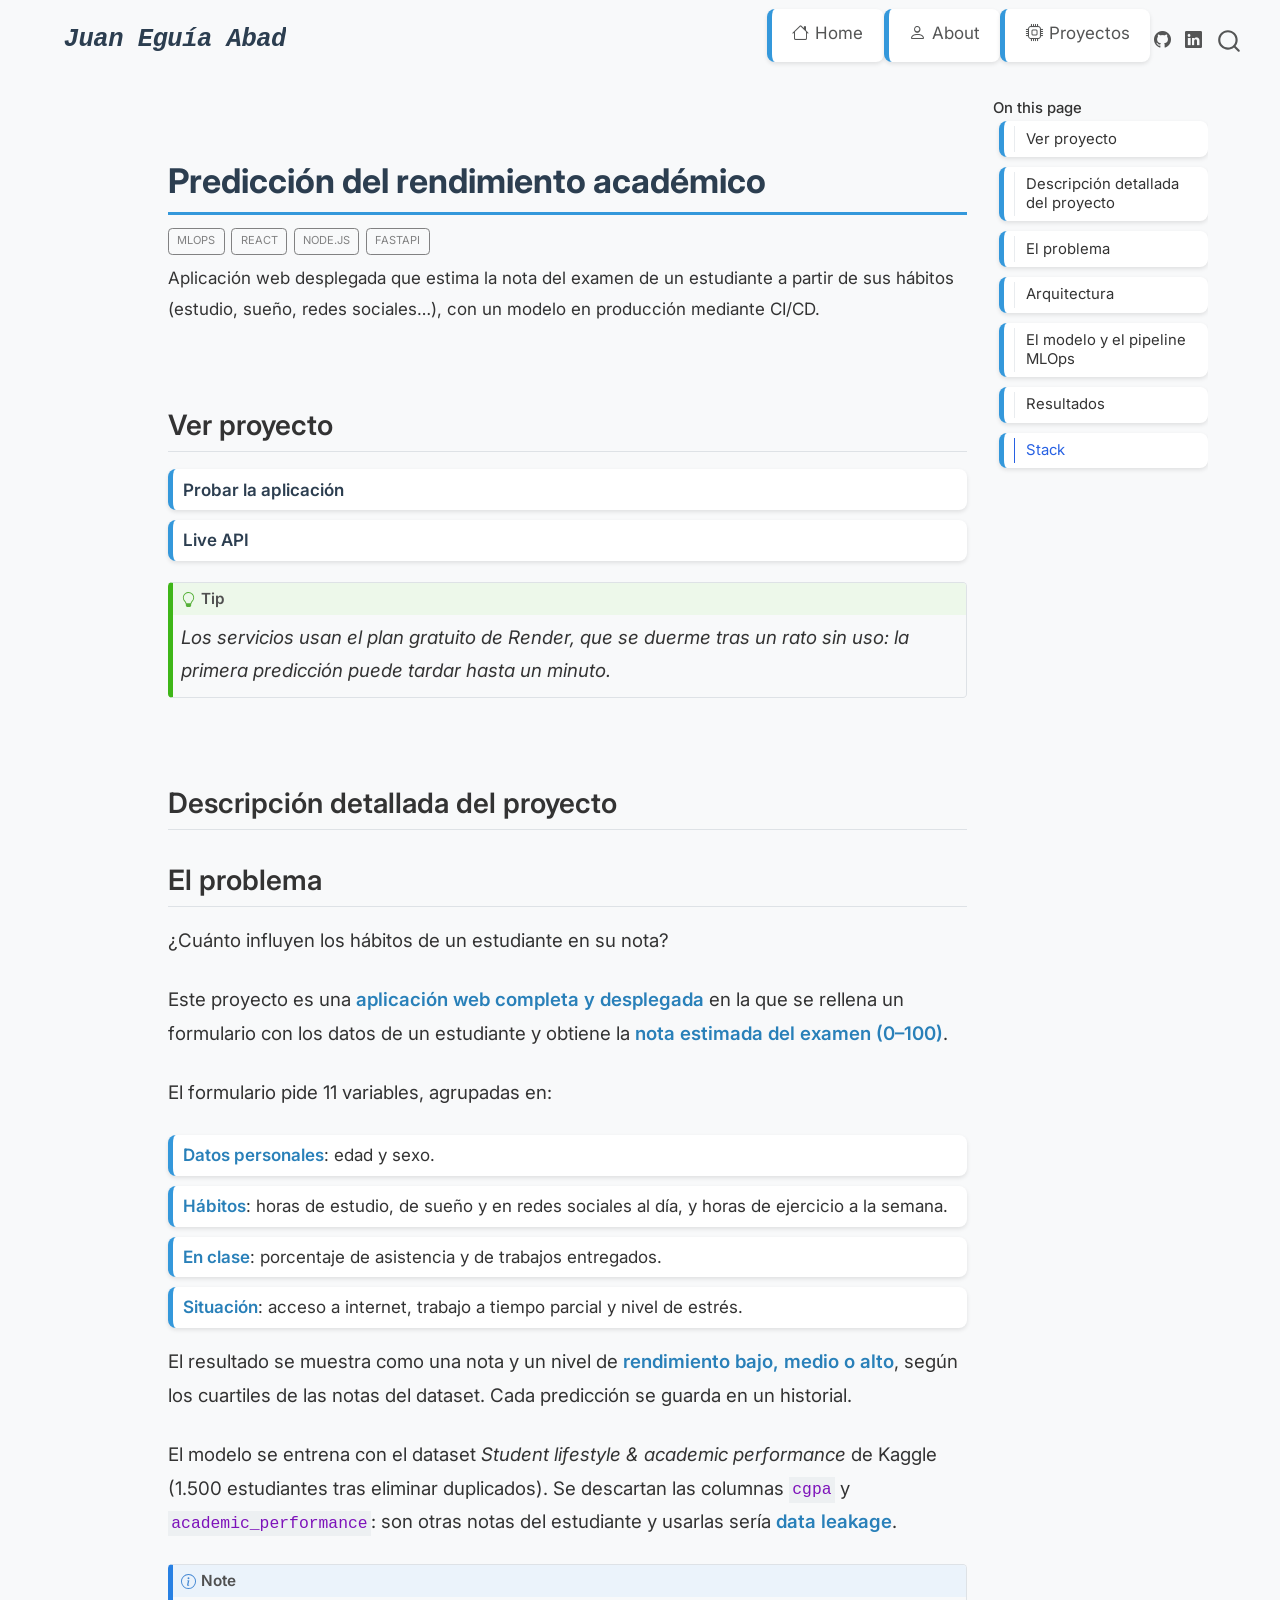
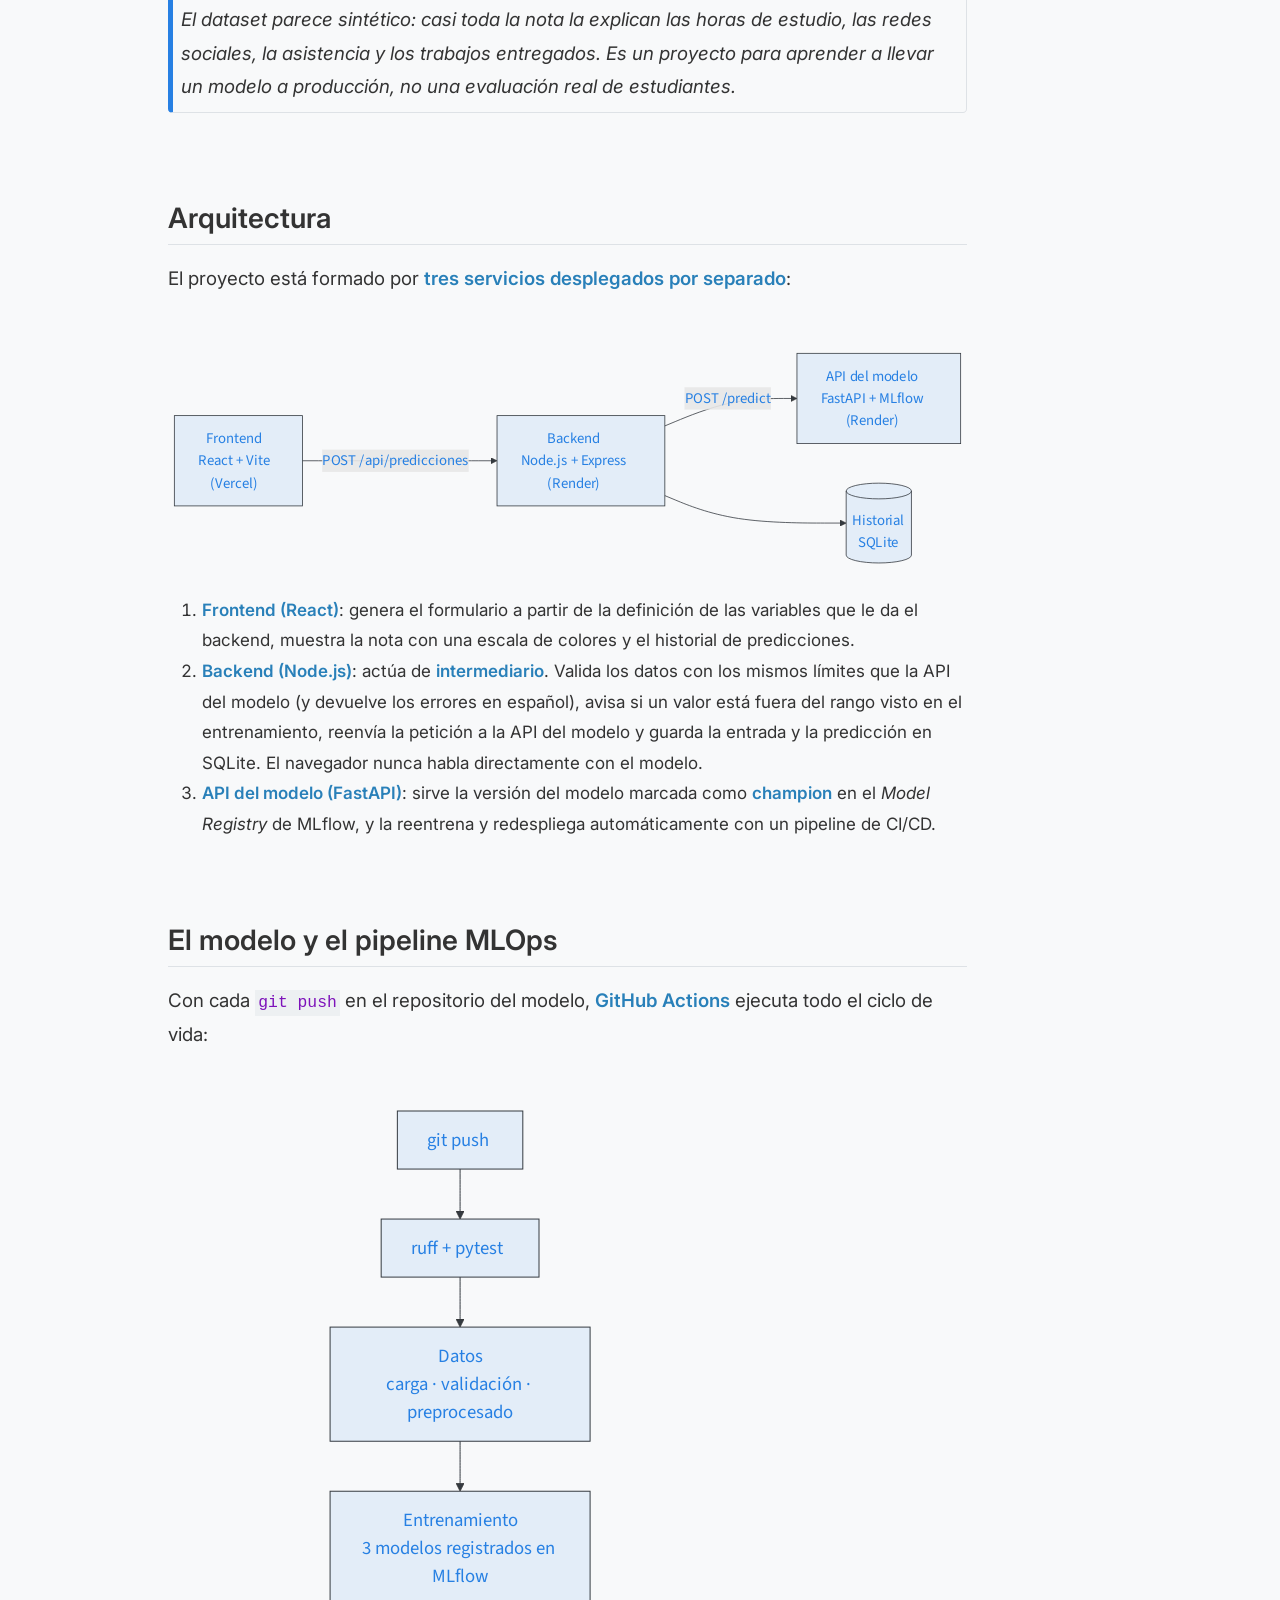
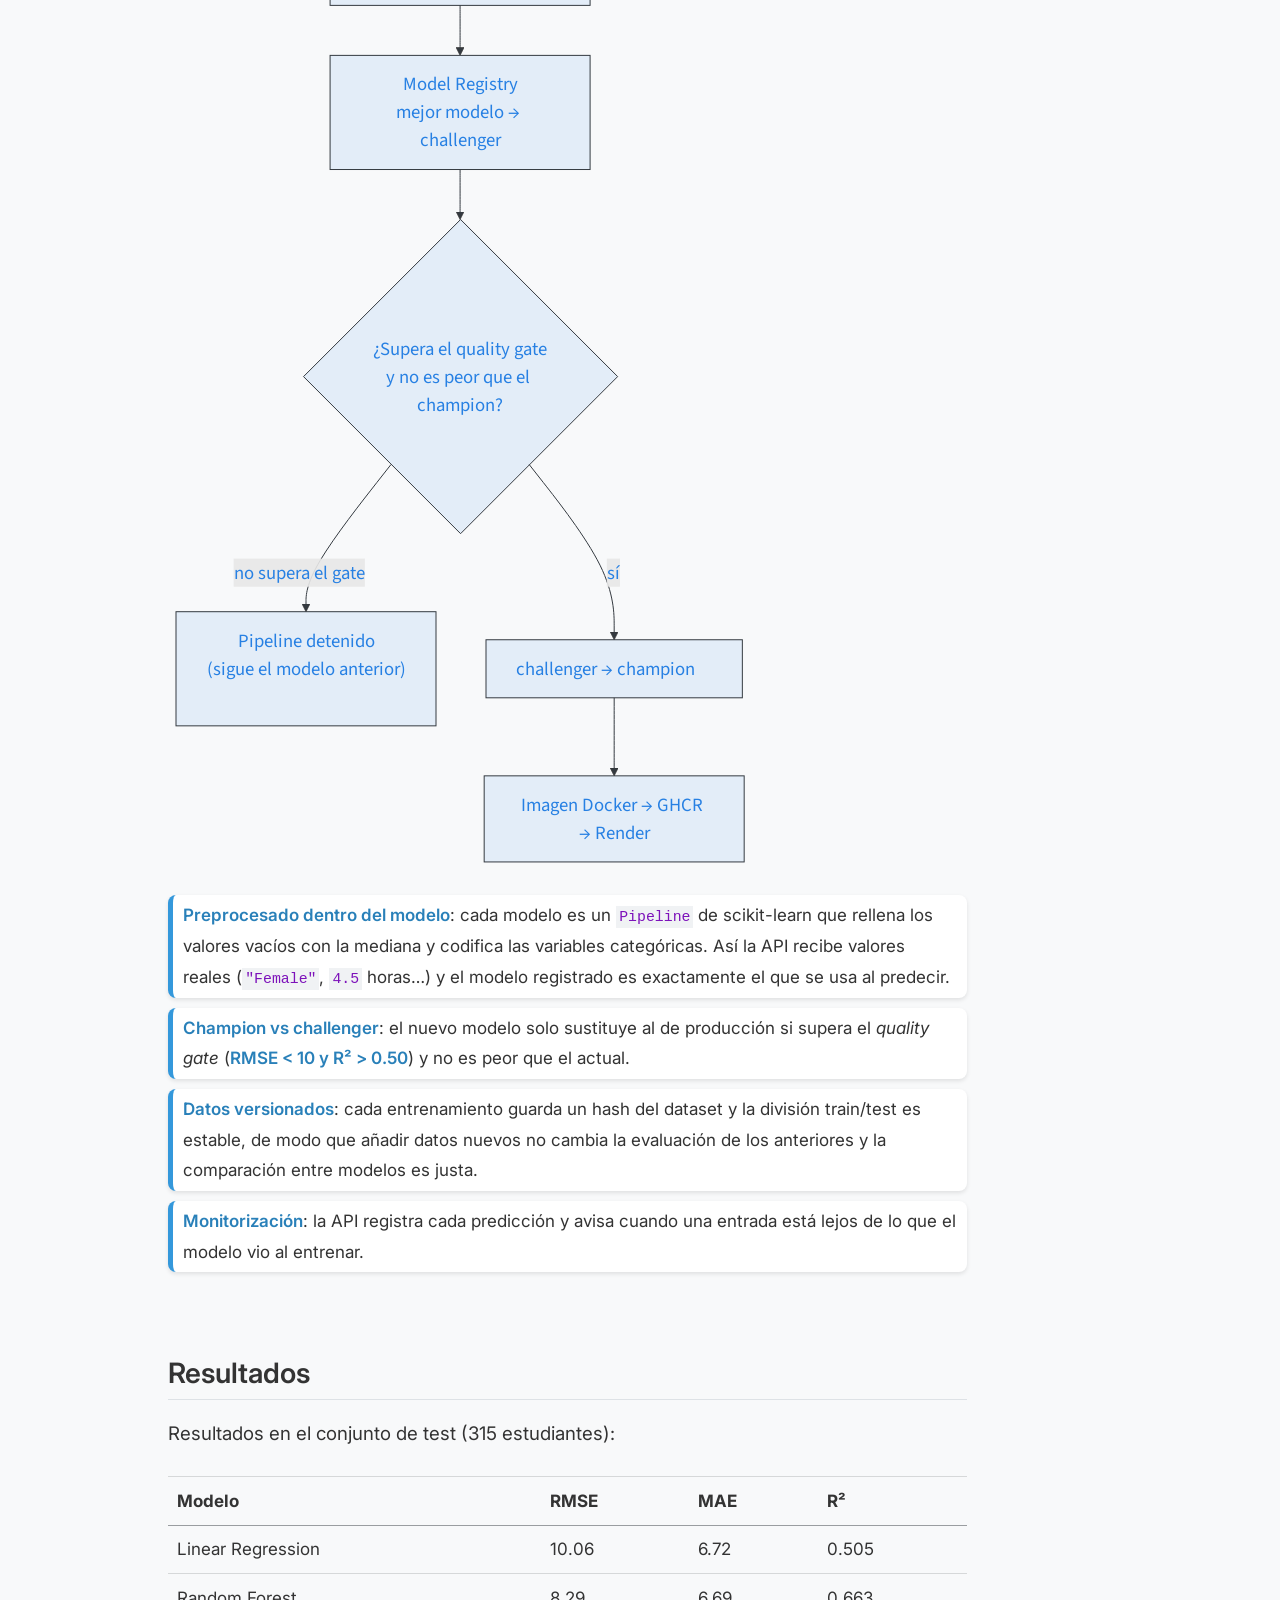
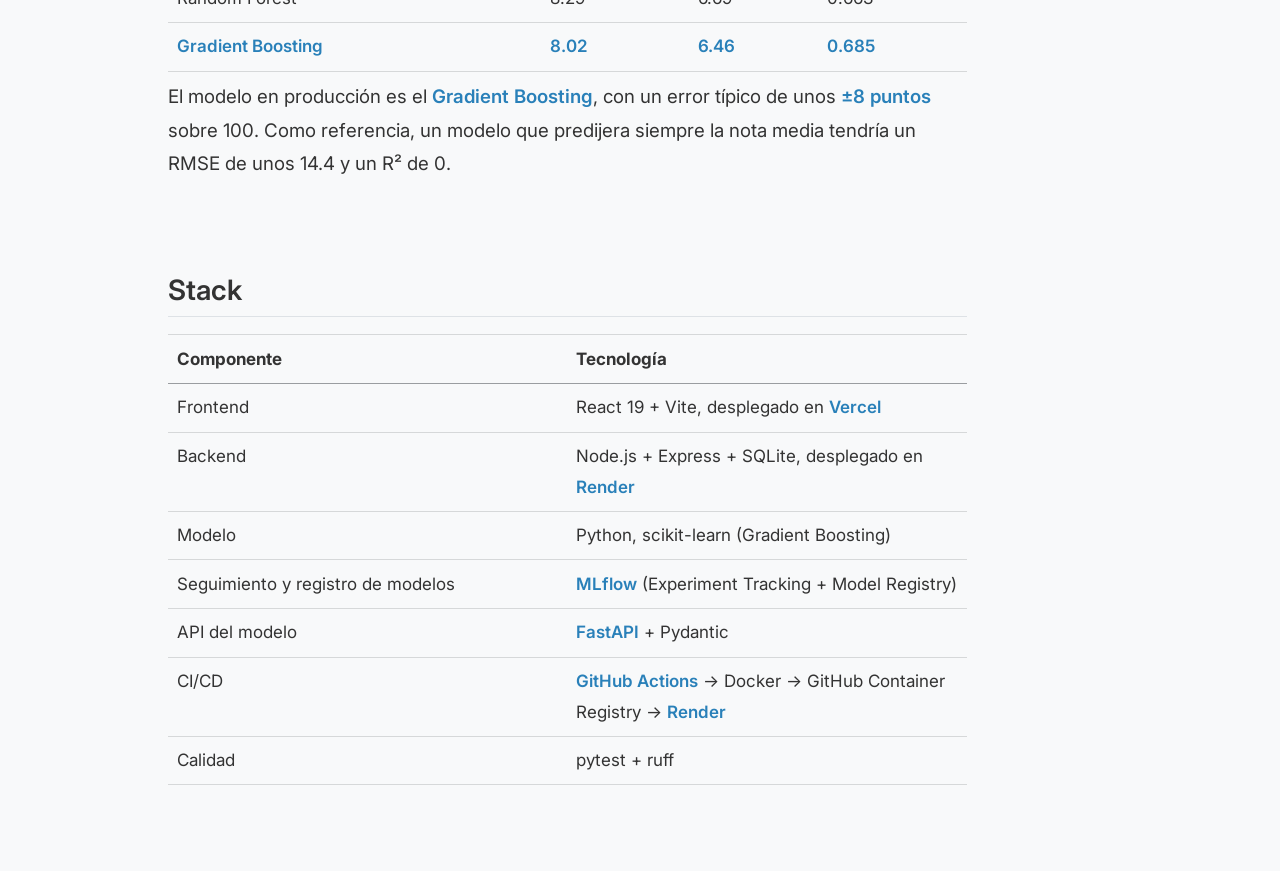
<file: docs/proyectos/rendimiento-academico.html>
<!DOCTYPE html>
<html xmlns="http://www.w3.org/1999/xhtml" lang="en" xml:lang="en"><head>

<meta charset="utf-8">
<meta name="generator" content="quarto-1.9.37">

<meta name="viewport" content="width=device-width, initial-scale=1.0, user-scalable=yes">

<meta name="description" content="Aplicación web desplegada que estima la nota del examen de un estudiante a partir de sus hábitos (estudio, sueño, redes sociales…), con un modelo en producción mediante CI/CD.">

<title>Predicción del rendimiento académico – Juan Eguía Abad</title>
<style>
/* Default styles provided by pandoc.
** See https://pandoc.org/MANUAL.html#variables-for-html for config info.
*/
code{white-space: pre-wrap;}
span.smallcaps{font-variant: small-caps;}
div.columns{display: flex; gap: min(4vw, 1.5em);}
div.column{flex: auto; overflow-x: auto;}
div.hanging-indent{margin-left: 1.5em; text-indent: -1.5em;}
ul.task-list{list-style: none;}
ul.task-list li input[type="checkbox"] {
  width: 0.8em;
  margin: 0 0.8em 0.2em -1em; /* quarto-specific, see https://github.com/quarto-dev/quarto-cli/issues/4556 */ 
  vertical-align: middle;
}
</style>


<script src="../site_libs/quarto-nav/quarto-nav.js"></script>
<script src="../site_libs/quarto-nav/headroom.min.js"></script>
<script src="../site_libs/clipboard/clipboard.min.js"></script>
<script src="../site_libs/quarto-search/autocomplete.umd.js"></script>
<script src="../site_libs/quarto-search/fuse.min.js"></script>
<script src="../site_libs/quarto-search/quarto-search.js"></script>
<meta name="quarto:offset" content="../">
<script src="../site_libs/quarto-html/quarto.js" type="module"></script>
<script src="../site_libs/quarto-html/tabsets/tabsets.js" type="module"></script>
<script src="../site_libs/quarto-html/popper.min.js"></script>
<script src="../site_libs/quarto-html/tippy.umd.min.js"></script>
<script src="../site_libs/quarto-html/anchor.min.js"></script>
<link href="../site_libs/quarto-html/tippy.css" rel="stylesheet">
<link href="../site_libs/quarto-html/quarto-syntax-highlighting-7f8f88aac4f3542376d5c11b86a4c14d.css" rel="stylesheet" id="quarto-text-highlighting-styles">
<script src="../site_libs/bootstrap/bootstrap.min.js"></script>
<link href="../site_libs/bootstrap/bootstrap-icons.css" rel="stylesheet">
<link href="../site_libs/bootstrap/bootstrap-a0f9fd0d421825b736dc1bbcbcba2219.min.css" rel="stylesheet" append-hash="true" id="quarto-bootstrap" data-mode="light">
<script id="quarto-search-options" type="application/json">{
  "location": "navbar",
  "copy-button": false,
  "collapse-after": 3,
  "panel-placement": "end",
  "type": "overlay",
  "limit": 50,
  "keyboard-shortcut": [
    "f",
    "/",
    "s"
  ],
  "show-item-context": false,
  "language": {
    "search-no-results-text": "No results",
    "search-matching-documents-text": "matching documents",
    "search-copy-link-title": "Copy link to search",
    "search-hide-matches-text": "Hide additional matches",
    "search-more-match-text": "more match in this document",
    "search-more-matches-text": "more matches in this document",
    "search-clear-button-title": "Clear",
    "search-text-placeholder": "",
    "search-detached-cancel-button-title": "Cancel",
    "search-submit-button-title": "Submit",
    "search-label": "Search"
  }
}</script>
<script src="../site_libs/quarto-diagram/mermaid.min.js"></script>
<script src="../site_libs/quarto-diagram/mermaid-init.js"></script>
<link href="../site_libs/quarto-diagram/mermaid.css" rel="stylesheet">


<link rel="stylesheet" href="../styles.css">
</head>

<body class="nav-fixed quarto-light">

<div id="quarto-search-results"></div>
  <header id="quarto-header" class="headroom fixed-top">
    <nav class="navbar navbar-expand-lg " data-bs-theme="dark">
      <div class="navbar-container container-fluid">
      <div class="navbar-brand-container mx-auto">
    <a class="navbar-brand" href="../index.html">
    <span class="navbar-title">Juan Eguía Abad</span>
    </a>
  </div>
            <div id="quarto-search" class="" title="Search"></div>
          <button class="navbar-toggler" type="button" data-bs-toggle="collapse" data-bs-target="#navbarCollapse" aria-controls="navbarCollapse" role="menu" aria-expanded="false" aria-label="Toggle navigation" onclick="if (window.quartoToggleHeadroom) { window.quartoToggleHeadroom(); }">
  <span class="navbar-toggler-icon"></span>
</button>
          <div class="collapse navbar-collapse" id="navbarCollapse">
            <ul class="navbar-nav navbar-nav-scroll ms-auto">
  <li class="nav-item">
    <a class="nav-link" href="../index.html"> <i class="bi bi-house" role="img">
</i> 
<span class="menu-text">Home</span></a>
  </li>  
  <li class="nav-item">
    <a class="nav-link" href="../about.html"> <i class="bi bi-person" role="img">
</i> 
<span class="menu-text">About</span></a>
  </li>  
  <li class="nav-item">
    <a class="nav-link" href="../proyectos.html"> <i class="bi bi-cpu" role="img">
</i> 
<span class="menu-text">Proyectos</span></a>
  </li>  
</ul>
          </div> <!-- /navcollapse -->
            <div class="quarto-navbar-tools">
    <a href="https://github.com/juan1639" title="" class="quarto-navigation-tool px-1" aria-label=""><i class="bi bi-github"></i></a>
    <a href="https://www.linkedin.com/in/juan-egu%C3%ADa-638878b7/" title="" class="quarto-navigation-tool px-1" aria-label=""><i class="bi bi-linkedin"></i></a>
</div>
      </div> <!-- /container-fluid -->
    </nav>
</header>
<!-- content -->
<div id="quarto-content" class="quarto-container page-columns page-rows-contents page-layout-article page-navbar">
<!-- sidebar -->
<!-- margin-sidebar -->
    <div id="quarto-margin-sidebar" class="sidebar margin-sidebar">
        <nav id="TOC" role="doc-toc" class="toc-active">
    <h2 id="toc-title">On this page</h2>
   
  <ul>
  <li><a href="#ver-proyecto" id="toc-ver-proyecto" class="nav-link active" data-scroll-target="#ver-proyecto">Ver proyecto</a></li>
  <li><a href="#descripción-detallada-del-proyecto" id="toc-descripción-detallada-del-proyecto" class="nav-link" data-scroll-target="#descripción-detallada-del-proyecto">Descripción detallada del proyecto</a></li>
  <li><a href="#el-problema" id="toc-el-problema" class="nav-link" data-scroll-target="#el-problema">El problema</a></li>
  <li><a href="#arquitectura" id="toc-arquitectura" class="nav-link" data-scroll-target="#arquitectura">Arquitectura</a></li>
  <li><a href="#el-modelo-y-el-pipeline-mlops" id="toc-el-modelo-y-el-pipeline-mlops" class="nav-link" data-scroll-target="#el-modelo-y-el-pipeline-mlops">El modelo y el pipeline MLOps</a></li>
  <li><a href="#resultados" id="toc-resultados" class="nav-link" data-scroll-target="#resultados">Resultados</a></li>
  <li><a href="#stack" id="toc-stack" class="nav-link" data-scroll-target="#stack">Stack</a></li>
  </ul>
</nav>
    </div>
<!-- main -->
<main class="content" id="quarto-document-content">

<header id="title-block-header" class="quarto-title-block default">
<div class="quarto-title">
<h1 class="title">Predicción del rendimiento académico</h1>
  <div class="quarto-categories">
    <div class="quarto-category">MLOps</div>
    <div class="quarto-category">React</div>
    <div class="quarto-category">Node.js</div>
    <div class="quarto-category">FastAPI</div>
  </div>
  </div>

<div>
  <div class="description">
    Aplicación web desplegada que estima la nota del examen de un estudiante a partir de sus hábitos (estudio, sueño, redes sociales…), con un modelo en producción mediante CI/CD.
  </div>
</div>


<div class="quarto-title-meta">

    
  
    
  </div>
  


</header>


<p><br></p>
<section id="ver-proyecto" class="level2">
<h2 class="anchored" data-anchor-id="ver-proyecto">Ver proyecto</h2>
<ul>
<li><a href="https://mi-web-vite-students.vercel.app/" target="_blank" rel="noopener">Probar la aplicación</a></li>
<li><a href="https://mlops-students.onrender.com/docs" target="_blank" rel="noopener">Live API</a> <!-- - [Repositorio de la web (React + Node.js)](https://github.com/juan1639/mi-web-vite-students){target="_blank" rel="noopener"} --> <!-- - [Repositorio del modelo (MLOps)](https://github.com/juan1639/mi-web-fastapi-students){target="_blank" rel="noopener"} --></li>
</ul>
<div class="callout callout-style-default callout-tip callout-titled">
<div class="callout-header d-flex align-content-center">
<div class="callout-icon-container">
<i class="callout-icon"></i>
</div>
<div class="callout-title-container flex-fill">
Tip
</div>
</div>
<div class="callout-body-container callout-body">
<p><em>Los servicios usan el plan gratuito de Render, que se duerme tras un rato sin uso:</em> <em>la primera predicción puede tardar hasta un minuto.</em></p>
</div>
</div>
<p><br></p>
</section>
<section id="descripción-detallada-del-proyecto" class="level2">
<h2 class="anchored" data-anchor-id="descripción-detallada-del-proyecto">Descripción detallada del proyecto</h2>
</section>
<section id="el-problema" class="level2">
<h2 class="anchored" data-anchor-id="el-problema">El problema</h2>
<p>¿Cuánto influyen los hábitos de un estudiante en su nota?</p>
<p>Este proyecto es una <strong>aplicación web completa y desplegada</strong> en la que se rellena un formulario con los datos de un estudiante y obtiene la <strong>nota estimada del examen (0–100)</strong>.</p>
<p>El formulario pide 11 variables, agrupadas en:</p>
<ul>
<li><strong>Datos personales</strong>: edad y sexo.</li>
<li><strong>Hábitos</strong>: horas de estudio, de sueño y en redes sociales al día, y horas de ejercicio a la semana.</li>
<li><strong>En clase</strong>: porcentaje de asistencia y de trabajos entregados.</li>
<li><strong>Situación</strong>: acceso a internet, trabajo a tiempo parcial y nivel de estrés.</li>
</ul>
<p>El resultado se muestra como una nota y un nivel de <strong>rendimiento bajo, medio o alto</strong>, según los cuartiles de las notas del dataset. Cada predicción se guarda en un historial.</p>
<p>El modelo se entrena con el dataset <em>Student lifestyle &amp; academic performance</em> de Kaggle (1.500 estudiantes tras eliminar duplicados). Se descartan las columnas <code>cgpa</code> y <code>academic_performance</code>: son otras notas del estudiante y usarlas sería <strong>data leakage</strong>.</p>
<div class="callout callout-style-default callout-note callout-titled">
<div class="callout-header d-flex align-content-center">
<div class="callout-icon-container">
<i class="callout-icon"></i>
</div>
<div class="callout-title-container flex-fill">
Note
</div>
</div>
<div class="callout-body-container callout-body">
<p><em>El dataset parece sintético: casi toda la nota la explican las horas de estudio,</em> <em>las redes sociales, la asistencia y los trabajos entregados. Es un proyecto para</em> <em>aprender a llevar un modelo a producción, no una evaluación real de estudiantes.</em></p>
</div>
</div>
<p><br></p>
</section>
<section id="arquitectura" class="level2">
<h2 class="anchored" data-anchor-id="arquitectura">Arquitectura</h2>
<p>El proyecto está formado por <strong>tres servicios desplegados por separado</strong>:</p>
<div class="cell" data-layout-align="default">
<div class="cell-output-display">
<div>
<p></p><figure class="figure"><p></p>
<div>
<pre class="mermaid mermaid-js">flowchart LR
    A["Frontend&lt;br/&gt;React + Vite&lt;br/&gt;(Vercel)"] -- "POST /api/predicciones" --&gt; B["Backend&lt;br/&gt;Node.js + Express&lt;br/&gt;(Render)"]
    B -- "POST /predict" --&gt; C["API del modelo&lt;br/&gt;FastAPI + MLflow&lt;br/&gt;(Render)"]
    B --&gt; D[("Historial&lt;br/&gt;SQLite")]
</pre>
</div>
<p></p></figure><p></p>
</div>
</div>
</div>
<ol type="1">
<li><strong>Frontend (React)</strong>: genera el formulario a partir de la definición de las variables que le da el backend, muestra la nota con una escala de colores y el historial de predicciones.</li>
<li><strong>Backend (Node.js)</strong>: actúa de <strong>intermediario</strong>. Valida los datos con los mismos límites que la API del modelo (y devuelve los errores en español), avisa si un valor está fuera del rango visto en el entrenamiento, reenvía la petición a la API del modelo y guarda la entrada y la predicción en SQLite. El navegador nunca habla directamente con el modelo.</li>
<li><strong>API del modelo (FastAPI)</strong>: sirve la versión del modelo marcada como <strong>champion</strong> en el <em>Model Registry</em> de MLflow, y la reentrena y redespliega automáticamente con un pipeline de CI/CD.</li>
</ol>
<p><br></p>
</section>
<section id="el-modelo-y-el-pipeline-mlops" class="level2">
<h2 class="anchored" data-anchor-id="el-modelo-y-el-pipeline-mlops">El modelo y el pipeline MLOps</h2>
<p>Con cada <code>git push</code> en el repositorio del modelo, <strong>GitHub Actions</strong> ejecuta todo el ciclo de vida:</p>
<div class="cell" data-layout-align="default">
<div class="cell-output-display">
<div>
<p></p><figure class="figure"><p></p>
<div>
<pre class="mermaid mermaid-js">flowchart TD
    A["git push"] --&gt; B["ruff + pytest"]
    B --&gt; C["Datos&lt;br/&gt;carga · validación · preprocesado"]
    C --&gt; D["Entrenamiento&lt;br/&gt;3 modelos registrados en MLflow"]
    D --&gt; E["Model Registry&lt;br/&gt;mejor modelo → challenger"]
    E --&gt; F{"¿Supera el quality gate&lt;br/&gt;y no es peor que el champion?"}
    F -- "no supera el gate" --&gt; X["Pipeline detenido&lt;br/&gt;(sigue el modelo anterior)"]
    F -- "sí" --&gt; G["challenger → champion"]
    G --&gt; H["Imagen Docker → GHCR → Render"]
</pre>
</div>
<p></p></figure><p></p>
</div>
</div>
</div>
<ul>
<li><strong>Preprocesado dentro del modelo</strong>: cada modelo es un <code>Pipeline</code> de scikit-learn que rellena los valores vacíos con la mediana y codifica las variables categóricas. Así la API recibe valores reales (<code>"Female"</code>, <code>4.5</code> horas…) y el modelo registrado es exactamente el que se usa al predecir.</li>
<li><strong>Champion vs challenger</strong>: el nuevo modelo solo sustituye al de producción si supera el <em>quality gate</em> (<strong>RMSE &lt; 10 y R² &gt; 0.50</strong>) y no es peor que el actual.</li>
<li><strong>Datos versionados</strong>: cada entrenamiento guarda un hash del dataset y la división train/test es estable, de modo que añadir datos nuevos no cambia la evaluación de los anteriores y la comparación entre modelos es justa.</li>
<li><strong>Monitorización</strong>: la API registra cada predicción y avisa cuando una entrada está lejos de lo que el modelo vio al entrenar.</li>
</ul>
<p><br></p>
</section>
<section id="resultados" class="level2">
<h2 class="anchored" data-anchor-id="resultados">Resultados</h2>
<p>Resultados en el conjunto de test (315 estudiantes):</p>
<table class="caption-top table">
<thead>
<tr class="header">
<th>Modelo</th>
<th>RMSE</th>
<th>MAE</th>
<th>R²</th>
</tr>
</thead>
<tbody>
<tr class="odd">
<td>Linear Regression</td>
<td>10.06</td>
<td>6.72</td>
<td>0.505</td>
</tr>
<tr class="even">
<td>Random Forest</td>
<td>8.29</td>
<td>6.69</td>
<td>0.663</td>
</tr>
<tr class="odd">
<td><strong>Gradient Boosting</strong></td>
<td><strong>8.02</strong></td>
<td><strong>6.46</strong></td>
<td><strong>0.685</strong></td>
</tr>
</tbody>
</table>
<p>El modelo en producción es el <strong>Gradient Boosting</strong>, con un error típico de unos <strong>±8 puntos</strong> sobre 100. Como referencia, un modelo que predijera siempre la nota media tendría un RMSE de unos 14.4 y un R² de 0.</p>
<p><br></p>
</section>
<section id="stack" class="level2">
<h2 class="anchored" data-anchor-id="stack">Stack</h2>
<table class="caption-top table">
<colgroup>
<col style="width: 50%">
<col style="width: 50%">
</colgroup>
<thead>
<tr class="header">
<th>Componente</th>
<th>Tecnología</th>
</tr>
</thead>
<tbody>
<tr class="odd">
<td>Frontend</td>
<td>React 19 + Vite, desplegado en <strong>Vercel</strong></td>
</tr>
<tr class="even">
<td>Backend</td>
<td>Node.js + Express + SQLite, desplegado en <strong>Render</strong></td>
</tr>
<tr class="odd">
<td>Modelo</td>
<td>Python, scikit-learn (Gradient Boosting)</td>
</tr>
<tr class="even">
<td>Seguimiento y registro de modelos</td>
<td><strong>MLflow</strong> (Experiment Tracking + Model Registry)</td>
</tr>
<tr class="odd">
<td>API del modelo</td>
<td><strong>FastAPI</strong> + Pydantic</td>
</tr>
<tr class="even">
<td>CI/CD</td>
<td><strong>GitHub Actions</strong> → Docker → GitHub Container Registry → <strong>Render</strong></td>
</tr>
<tr class="odd">
<td>Calidad</td>
<td>pytest + ruff</td>
</tr>
</tbody>
</table>


</section>

</main> <!-- /main -->
<script id="quarto-html-after-body" type="application/javascript">
  window.document.addEventListener("DOMContentLoaded", function (event) {
    const icon = "";
    const anchorJS = new window.AnchorJS();
    anchorJS.options = {
      placement: 'right',
      icon: icon
    };
    anchorJS.add('.anchored');
    const isCodeAnnotation = (el) => {
      for (const clz of el.classList) {
        if (clz.startsWith('code-annotation-')) {                     
          return true;
        }
      }
      return false;
    }
    const onCopySuccess = function(e) {
      // button target
      const button = e.trigger;
      // don't keep focus
      button.blur();
      // flash "checked"
      button.classList.add('code-copy-button-checked');
      var currentTitle = button.getAttribute("title");
      button.setAttribute("title", "Copied!");
      let tooltip;
      if (window.bootstrap) {
        button.setAttribute("data-bs-toggle", "tooltip");
        button.setAttribute("data-bs-placement", "left");
        button.setAttribute("data-bs-title", "Copied!");
        tooltip = new bootstrap.Tooltip(button, 
          { trigger: "manual", 
            customClass: "code-copy-button-tooltip",
            offset: [0, -8]});
        tooltip.show();    
      }
      setTimeout(function() {
        if (tooltip) {
          tooltip.hide();
          button.removeAttribute("data-bs-title");
          button.removeAttribute("data-bs-toggle");
          button.removeAttribute("data-bs-placement");
        }
        button.setAttribute("title", currentTitle);
        button.classList.remove('code-copy-button-checked');
      }, 1000);
      // clear code selection
      e.clearSelection();
    }
    const getTextToCopy = function(trigger) {
      const outerScaffold = trigger.parentElement.cloneNode(true);
      const codeEl = outerScaffold.querySelector('code');
      for (const childEl of codeEl.children) {
        if (isCodeAnnotation(childEl)) {
          childEl.remove();
        }
      }
      return codeEl.innerText;
    }
    const clipboard = new window.ClipboardJS('.code-copy-button:not([data-in-quarto-modal])', {
      text: getTextToCopy
    });
    clipboard.on('success', onCopySuccess);
    if (window.document.getElementById('quarto-embedded-source-code-modal')) {
      const clipboardModal = new window.ClipboardJS('.code-copy-button[data-in-quarto-modal]', {
        text: getTextToCopy,
        container: window.document.getElementById('quarto-embedded-source-code-modal')
      });
      clipboardModal.on('success', onCopySuccess);
    }
      var localhostRegex = new RegExp(/^(?:http|https):\/\/localhost\:?[0-9]*\//);
      var mailtoRegex = new RegExp(/^mailto:/);
        var filterRegex = new RegExp('/' + window.location.host + '/');
      var isInternal = (href) => {
          return filterRegex.test(href) || localhostRegex.test(href) || mailtoRegex.test(href);
      }
      // Inspect non-navigation links and adorn them if external
     var links = window.document.querySelectorAll('a[href]:not(.nav-link):not(.navbar-brand):not(.toc-action):not(.sidebar-link):not(.sidebar-item-toggle):not(.pagination-link):not(.no-external):not([aria-hidden]):not(.dropdown-item):not(.quarto-navigation-tool):not(.about-link)');
      for (var i=0; i<links.length; i++) {
        const link = links[i];
        if (!isInternal(link.href)) {
          // undo the damage that might have been done by quarto-nav.js in the case of
          // links that we want to consider external
          if (link.dataset.originalHref !== undefined) {
            link.href = link.dataset.originalHref;
          }
            // target, if specified
            link.setAttribute("target", "_blank");
            if (link.getAttribute("rel") === null) {
              link.setAttribute("rel", "noopener");
            }
        }
      }
    function tippyHover(el, contentFn, onTriggerFn, onUntriggerFn) {
      const config = {
        allowHTML: true,
        maxWidth: 500,
        delay: 100,
        arrow: false,
        appendTo: function(el) {
            return el.parentElement;
        },
        interactive: true,
        interactiveBorder: 10,
        theme: 'quarto',
        placement: 'bottom-start',
      };
      if (contentFn) {
        config.content = contentFn;
      }
      if (onTriggerFn) {
        config.onTrigger = onTriggerFn;
      }
      if (onUntriggerFn) {
        config.onUntrigger = onUntriggerFn;
      }
      window.tippy(el, config); 
    }
    const noterefs = window.document.querySelectorAll('a[role="doc-noteref"]');
    for (var i=0; i<noterefs.length; i++) {
      const ref = noterefs[i];
      tippyHover(ref, function() {
        // use id or data attribute instead here
        let href = ref.getAttribute('data-footnote-href') || ref.getAttribute('href');
        try { href = new URL(href).hash; } catch {}
        const id = href.replace(/^#\/?/, "");
        const note = window.document.getElementById(id);
        if (note) {
          return note.innerHTML;
        } else {
          return "";
        }
      });
    }
    const xrefs = window.document.querySelectorAll('a.quarto-xref');
    const processXRef = (id, note) => {
      // Strip column container classes
      const stripColumnClz = (el) => {
        el.classList.remove("page-full", "page-columns");
        if (el.children) {
          for (const child of el.children) {
            stripColumnClz(child);
          }
        }
      }
      stripColumnClz(note)
      if (id === null || id.startsWith('sec-')) {
        // Special case sections, only their first couple elements
        const container = document.createElement("div");
        if (note.children && note.children.length > 2) {
          container.appendChild(note.children[0].cloneNode(true));
          for (let i = 1; i < note.children.length; i++) {
            const child = note.children[i];
            if (child.tagName === "P" && child.innerText === "") {
              continue;
            } else {
              container.appendChild(child.cloneNode(true));
              break;
            }
          }
          if (window.Quarto?.typesetMath) {
            window.Quarto.typesetMath(container);
          }
          return container.innerHTML
        } else {
          if (window.Quarto?.typesetMath) {
            window.Quarto.typesetMath(note);
          }
          return note.innerHTML;
        }
      } else {
        // Remove any anchor links if they are present
        const anchorLink = note.querySelector('a.anchorjs-link');
        if (anchorLink) {
          anchorLink.remove();
        }
        if (window.Quarto?.typesetMath) {
          window.Quarto.typesetMath(note);
        }
        if (note.classList.contains("callout")) {
          return note.outerHTML;
        } else {
          return note.innerHTML;
        }
      }
    }
    for (var i=0; i<xrefs.length; i++) {
      const xref = xrefs[i];
      tippyHover(xref, undefined, function(instance) {
        instance.disable();
        let url = xref.getAttribute('href');
        let hash = undefined; 
        if (url.startsWith('#')) {
          hash = url;
        } else {
          try { hash = new URL(url).hash; } catch {}
        }
        if (hash) {
          const id = hash.replace(/^#\/?/, "");
          const note = window.document.getElementById(id);
          if (note !== null) {
            try {
              const html = processXRef(id, note.cloneNode(true));
              instance.setContent(html);
            } finally {
              instance.enable();
              instance.show();
            }
          } else {
            // See if we can fetch this
            fetch(url.split('#')[0])
            .then(res => res.text())
            .then(html => {
              const parser = new DOMParser();
              const htmlDoc = parser.parseFromString(html, "text/html");
              const note = htmlDoc.getElementById(id);
              if (note !== null) {
                const html = processXRef(id, note);
                instance.setContent(html);
              } 
            }).finally(() => {
              instance.enable();
              instance.show();
            });
          }
        } else {
          // See if we can fetch a full url (with no hash to target)
          // This is a special case and we should probably do some content thinning / targeting
          fetch(url)
          .then(res => res.text())
          .then(html => {
            const parser = new DOMParser();
            const htmlDoc = parser.parseFromString(html, "text/html");
            const note = htmlDoc.querySelector('main.content');
            if (note !== null) {
              // This should only happen for chapter cross references
              // (since there is no id in the URL)
              // remove the first header
              if (note.children.length > 0 && note.children[0].tagName === "HEADER") {
                note.children[0].remove();
              }
              const html = processXRef(null, note);
              instance.setContent(html);
            } 
          }).finally(() => {
            instance.enable();
            instance.show();
          });
        }
      }, function(instance) {
      });
    }
        let selectedAnnoteEl;
        const selectorForAnnotation = ( cell, annotation) => {
          let cellAttr = 'data-code-cell="' + cell + '"';
          let lineAttr = 'data-code-annotation="' +  annotation + '"';
          const selector = 'span[' + cellAttr + '][' + lineAttr + ']';
          return selector;
        }
        const selectCodeLines = (annoteEl) => {
          const doc = window.document;
          const targetCell = annoteEl.getAttribute("data-target-cell");
          const targetAnnotation = annoteEl.getAttribute("data-target-annotation");
          const annoteSpan = window.document.querySelector(selectorForAnnotation(targetCell, targetAnnotation));
          const lines = annoteSpan.getAttribute("data-code-lines").split(",");
          const lineIds = lines.map((line) => {
            return targetCell + "-" + line;
          })
          let top = null;
          let height = null;
          let parent = null;
          if (lineIds.length > 0) {
              //compute the position of the single el (top and bottom and make a div)
              const el = window.document.getElementById(lineIds[0]);
              top = el.offsetTop;
              height = el.offsetHeight;
              parent = el.parentElement.parentElement;
            if (lineIds.length > 1) {
              const lastEl = window.document.getElementById(lineIds[lineIds.length - 1]);
              const bottom = lastEl.offsetTop + lastEl.offsetHeight;
              height = bottom - top;
            }
            if (top !== null && height !== null && parent !== null) {
              // cook up a div (if necessary) and position it 
              let div = window.document.getElementById("code-annotation-line-highlight");
              if (div === null) {
                div = window.document.createElement("div");
                div.setAttribute("id", "code-annotation-line-highlight");
                div.style.position = 'absolute';
                parent.appendChild(div);
              }
              div.style.top = top - 2 + "px";
              div.style.height = height + 4 + "px";
              div.style.left = 0;
              let gutterDiv = window.document.getElementById("code-annotation-line-highlight-gutter");
              if (gutterDiv === null) {
                gutterDiv = window.document.createElement("div");
                gutterDiv.setAttribute("id", "code-annotation-line-highlight-gutter");
                gutterDiv.style.position = 'absolute';
                const codeCell = window.document.getElementById(targetCell);
                const gutter = codeCell.querySelector('.code-annotation-gutter');
                gutter.appendChild(gutterDiv);
              }
              gutterDiv.style.top = top - 2 + "px";
              gutterDiv.style.height = height + 4 + "px";
            }
            selectedAnnoteEl = annoteEl;
          }
        };
        const unselectCodeLines = () => {
          const elementsIds = ["code-annotation-line-highlight", "code-annotation-line-highlight-gutter"];
          elementsIds.forEach((elId) => {
            const div = window.document.getElementById(elId);
            if (div) {
              div.remove();
            }
          });
          selectedAnnoteEl = undefined;
        };
          // Handle positioning of the toggle
      window.addEventListener(
        "resize",
        throttle(() => {
          elRect = undefined;
          if (selectedAnnoteEl) {
            selectCodeLines(selectedAnnoteEl);
          }
        }, 10)
      );
      function throttle(fn, ms) {
      let throttle = false;
      let timer;
        return (...args) => {
          if(!throttle) { // first call gets through
              fn.apply(this, args);
              throttle = true;
          } else { // all the others get throttled
              if(timer) clearTimeout(timer); // cancel #2
              timer = setTimeout(() => {
                fn.apply(this, args);
                timer = throttle = false;
              }, ms);
          }
        };
      }
        // Attach click handler to the DT
        const annoteDls = window.document.querySelectorAll('dt[data-target-cell]');
        for (const annoteDlNode of annoteDls) {
          annoteDlNode.addEventListener('click', (event) => {
            const clickedEl = event.target;
            if (clickedEl !== selectedAnnoteEl) {
              unselectCodeLines();
              const activeEl = window.document.querySelector('dt[data-target-cell].code-annotation-active');
              if (activeEl) {
                activeEl.classList.remove('code-annotation-active');
              }
              selectCodeLines(clickedEl);
              clickedEl.classList.add('code-annotation-active');
            } else {
              // Unselect the line
              unselectCodeLines();
              clickedEl.classList.remove('code-annotation-active');
            }
          });
        }
    const findCites = (el) => {
      const parentEl = el.parentElement;
      if (parentEl) {
        const cites = parentEl.dataset.cites;
        if (cites) {
          return {
            el,
            cites: cites.split(' ')
          };
        } else {
          return findCites(el.parentElement)
        }
      } else {
        return undefined;
      }
    };
    var bibliorefs = window.document.querySelectorAll('a[role="doc-biblioref"]');
    for (var i=0; i<bibliorefs.length; i++) {
      const ref = bibliorefs[i];
      const citeInfo = findCites(ref);
      if (citeInfo) {
        tippyHover(citeInfo.el, function() {
          var popup = window.document.createElement('div');
          citeInfo.cites.forEach(function(cite) {
            var citeDiv = window.document.createElement('div');
            citeDiv.classList.add('hanging-indent');
            citeDiv.classList.add('csl-entry');
            var biblioDiv = window.document.getElementById('ref-' + cite);
            if (biblioDiv) {
              citeDiv.innerHTML = biblioDiv.innerHTML;
            }
            popup.appendChild(citeDiv);
          });
          return popup.innerHTML;
        });
      }
    }
  });
  </script>
</div> <!-- /content -->




</body></html>
</file>
<file: docs/site_libs/quarto-html/tippy.css>
.tippy-box[data-animation=fade][data-state=hidden]{opacity:0}[data-tippy-root]{max-width:calc(100vw - 10px)}.tippy-box{position:relative;background-color:#333;color:#fff;border-radius:4px;font-size:14px;line-height:1.4;white-space:normal;outline:0;transition-property:transform,visibility,opacity}.tippy-box[data-placement^=top]>.tippy-arrow{bottom:0}.tippy-box[data-placement^=top]>.tippy-arrow:before{bottom:-7px;left:0;border-width:8px 8px 0;border-top-color:initial;transform-origin:center top}.tippy-box[data-placement^=bottom]>.tippy-arrow{top:0}.tippy-box[data-placement^=bottom]>.tippy-arrow:before{top:-7px;left:0;border-width:0 8px 8px;border-bottom-color:initial;transform-origin:center bottom}.tippy-box[data-placement^=left]>.tippy-arrow{right:0}.tippy-box[data-placement^=left]>.tippy-arrow:before{border-width:8px 0 8px 8px;border-left-color:initial;right:-7px;transform-origin:center left}.tippy-box[data-placement^=right]>.tippy-arrow{left:0}.tippy-box[data-placement^=right]>.tippy-arrow:before{left:-7px;border-width:8px 8px 8px 0;border-right-color:initial;transform-origin:center right}.tippy-box[data-inertia][data-state=visible]{transition-timing-function:cubic-bezier(.54,1.5,.38,1.11)}.tippy-arrow{width:16px;height:16px;color:#333}.tippy-arrow:before{content:"";position:absolute;border-color:transparent;border-style:solid}.tippy-content{position:relative;padding:5px 9px;z-index:1}
</file>
<file: docs/site_libs/quarto-html/quarto-syntax-highlighting-7f8f88aac4f3542376d5c11b86a4c14d.css>
/* quarto syntax highlight colors */
:root {
  --quarto-hl-ot-color: #003B4F;
  --quarto-hl-at-color: #657422;
  --quarto-hl-ss-color: #20794D;
  --quarto-hl-an-color: #5E5E5E;
  --quarto-hl-fu-color: #4758AB;
  --quarto-hl-st-color: #20794D;
  --quarto-hl-cf-color: #003B4F;
  --quarto-hl-op-color: #5E5E5E;
  --quarto-hl-er-color: #AD0000;
  --quarto-hl-bn-color: #AD0000;
  --quarto-hl-al-color: #AD0000;
  --quarto-hl-va-color: #111111;
  --quarto-hl-bu-color: inherit;
  --quarto-hl-ex-color: inherit;
  --quarto-hl-pp-color: #AD0000;
  --quarto-hl-in-color: #5E5E5E;
  --quarto-hl-vs-color: #20794D;
  --quarto-hl-wa-color: #5E5E5E;
  --quarto-hl-do-color: #5E5E5E;
  --quarto-hl-im-color: #00769E;
  --quarto-hl-ch-color: #20794D;
  --quarto-hl-dt-color: #AD0000;
  --quarto-hl-fl-color: #AD0000;
  --quarto-hl-co-color: #5E5E5E;
  --quarto-hl-cv-color: #5E5E5E;
  --quarto-hl-cn-color: #8f5902;
  --quarto-hl-sc-color: #5E5E5E;
  --quarto-hl-dv-color: #AD0000;
  --quarto-hl-kw-color: #003B4F;
}

/* other quarto variables */
:root {
  --quarto-font-monospace: SFMono-Regular, Menlo, Monaco, Consolas, "Liberation Mono", "Courier New", monospace;
}

/* syntax highlight based on Pandoc's rules */
pre > code.sourceCode > span {
  color: #003B4F;
}

code.sourceCode > span {
  color: #003B4F;
}

div.sourceCode,
div.sourceCode pre.sourceCode {
  color: #003B4F;
}

/* Normal */
code span {
  color: #003B4F;
}

/* Alert */
code span.al {
  color: #AD0000;
  font-style: inherit;
}

/* Annotation */
code span.an {
  color: #5E5E5E;
  font-style: inherit;
}

/* Attribute */
code span.at {
  color: #657422;
  font-style: inherit;
}

/* BaseN */
code span.bn {
  color: #AD0000;
  font-style: inherit;
}

/* BuiltIn */
code span.bu {
  font-style: inherit;
}

/* ControlFlow */
code span.cf {
  color: #003B4F;
  font-weight: bold;
  font-style: inherit;
}

/* Char */
code span.ch {
  color: #20794D;
  font-style: inherit;
}

/* Constant */
code span.cn {
  color: #8f5902;
  font-style: inherit;
}

/* Comment */
code span.co {
  color: #5E5E5E;
  font-style: inherit;
}

/* CommentVar */
code span.cv {
  color: #5E5E5E;
  font-style: italic;
}

/* Documentation */
code span.do {
  color: #5E5E5E;
  font-style: italic;
}

/* DataType */
code span.dt {
  color: #AD0000;
  font-style: inherit;
}

/* DecVal */
code span.dv {
  color: #AD0000;
  font-style: inherit;
}

/* Error */
code span.er {
  color: #AD0000;
  font-style: inherit;
}

/* Extension */
code span.ex {
  font-style: inherit;
}

/* Float */
code span.fl {
  color: #AD0000;
  font-style: inherit;
}

/* Function */
code span.fu {
  color: #4758AB;
  font-style: inherit;
}

/* Import */
code span.im {
  color: #00769E;
  font-style: inherit;
}

/* Information */
code span.in {
  color: #5E5E5E;
  font-style: inherit;
}

/* Keyword */
code span.kw {
  color: #003B4F;
  font-weight: bold;
  font-style: inherit;
}

/* Operator */
code span.op {
  color: #5E5E5E;
  font-style: inherit;
}

/* Other */
code span.ot {
  color: #003B4F;
  font-style: inherit;
}

/* Preprocessor */
code span.pp {
  color: #AD0000;
  font-style: inherit;
}

/* SpecialChar */
code span.sc {
  color: #5E5E5E;
  font-style: inherit;
}

/* SpecialString */
code span.ss {
  color: #20794D;
  font-style: inherit;
}

/* String */
code span.st {
  color: #20794D;
  font-style: inherit;
}

/* Variable */
code span.va {
  color: #111111;
  font-style: inherit;
}

/* VerbatimString */
code span.vs {
  color: #20794D;
  font-style: inherit;
}

/* Warning */
code span.wa {
  color: #5E5E5E;
  font-style: italic;
}

.prevent-inlining {
  content: "</";
}

/*# sourceMappingURL=789ad8cd35626ba772517505b42a116e.css.map */
</file>
<file: docs/styles.css>
/* css styles */
/* Importar una fuente elegante de Google */
/* @import url('https://googleapis.com'); */
@import url('https://fonts.googleapis.com/css2?family=Inter:wght@400;600;700&display=swap');

body {
    font-family: 'Inter', sans-serif;
    line-height: 1.8;
    color: #333;
    background-color: #f8f9fa;
}

.profile-photo {
    width: 180px;         /* Ajusta el tamaño a tu gusto */
    height: 180px;
    object-fit: cover;    /* Evita que la foto se deforme */
    border-radius: 50%;   /* Hace la foto redonda */
    border: 4px solid white;
    box-shadow: 0 4px 15px rgba(0,0,0,0.1); /* Sombra elegante */
    margin-bottom: 20px;
    display: block;
    margin-left: auto;
    margin-right: auto;   /* Centra la imagen */
}

/* Estilo para el título de la barra de navegación */
.navbar-brand {
    font-family: 'Fira Code', monospace; /* Fuente tipo código */
    font-weight: bold;
    font-style: italic;
    font-size: 1.5rem;
    margin-left: 2rem;
    letter-spacing: -0.5px;
    color: #2c3e50 !important;
}

/* Estilo para el título principal */
h1.title {
    font-weight: 700;
    color: #2c3e50;
    border-bottom: 3px solid #3498db;
    padding-bottom: 10px;
    margin-top: 50px;
    margin-bottom: 40px;
}

/* Estilo para los párrafos */
p {
    font-size: 1.1rem;
    margin-bottom: 1.5rem;
    max-width: 800px; /* Mejora la lectura */
}

/* Resaltado en negrita (para tus tecnologías) */
strong {
    color: #2980b9;
    font-weight: 600;
}

/* Botón de "Ver mis proyectos" */
a[href="about.qmd"] {
    display: inline-block;
    background-color: #3498db;
    color: white !important;
    padding: 12px 25px;
    border-radius: 8px;
    text-decoration: none;
    font-weight: 600;
    transition: all 0.3s ease;
    margin-top: 20px;
    box-shadow: 0 4px 6px rgba(0,0,0,0.1);
}

a[href="about.qmd"]:hover {
    background-color: #2980b9;
    transform: translateY(-2px);
    box-shadow: 0 6px 12px rgba(0,0,0,0.15);
}

/* Un toque especial para el bloque de texto */
.quarto-title-block {
    margin-bottom: 3rem;
}

/* Estilo para la lista de proyectos */
ul {
    list-style: none;
    padding-left: 0;
}

ul li {
    background: white;
    margin-bottom: 10px;
    padding: 0.3rem 0.6rem;
    border-radius: 8px;
    border-left: 5px solid #3498db;
    box-shadow: 0 2px 4px rgba(0,0,0,0.1);
}

ul li a {
    text-decoration: none;
    font-weight: 600;
    color: #2c3e50;
}

/* Tarjetas de la galería de proyectos */
/* .quarto-grid-item .listing-title {
  font-size: 1.05rem;
} */

.quarto-grid-item .listing-title {
  font-size: 1.05rem;
  font-weight: 700;
  color: #2c3e50;
}

.quarto-grid-item .listing-description,
.quarto-grid-item .listing-description * {
  color: #6c757d;
}

.quarto-grid-item .listing-description,
.quarto-grid-item .listing-description * {
  font-size: 0.85rem !important;
  line-height: 1.4;
}

.quarto-grid-item .listing-categories .listing-category {
  font-size: 0.7rem;
}

.quarto-grid-item:hover {
    background-color: rgba(205,207,209,0.6);
    box-shadow: 0 2px 4px rgba(0,0,0,0.2);
}
</file>
<file: docs/site_libs/quarto-diagram/mermaid.css>
.mermaidTooltip {
  position: absolute;
  text-align: center;
  max-width: 200px;
  padding: 2px;
  font-family: "trebuchet ms", verdana, arial;
  font-size: 12px;
  background: #ffffde;
  border: 1px solid #aaaa33;
  border-radius: 2px;
  pointer-events: none;
  z-index: 1000;
}
</file>
